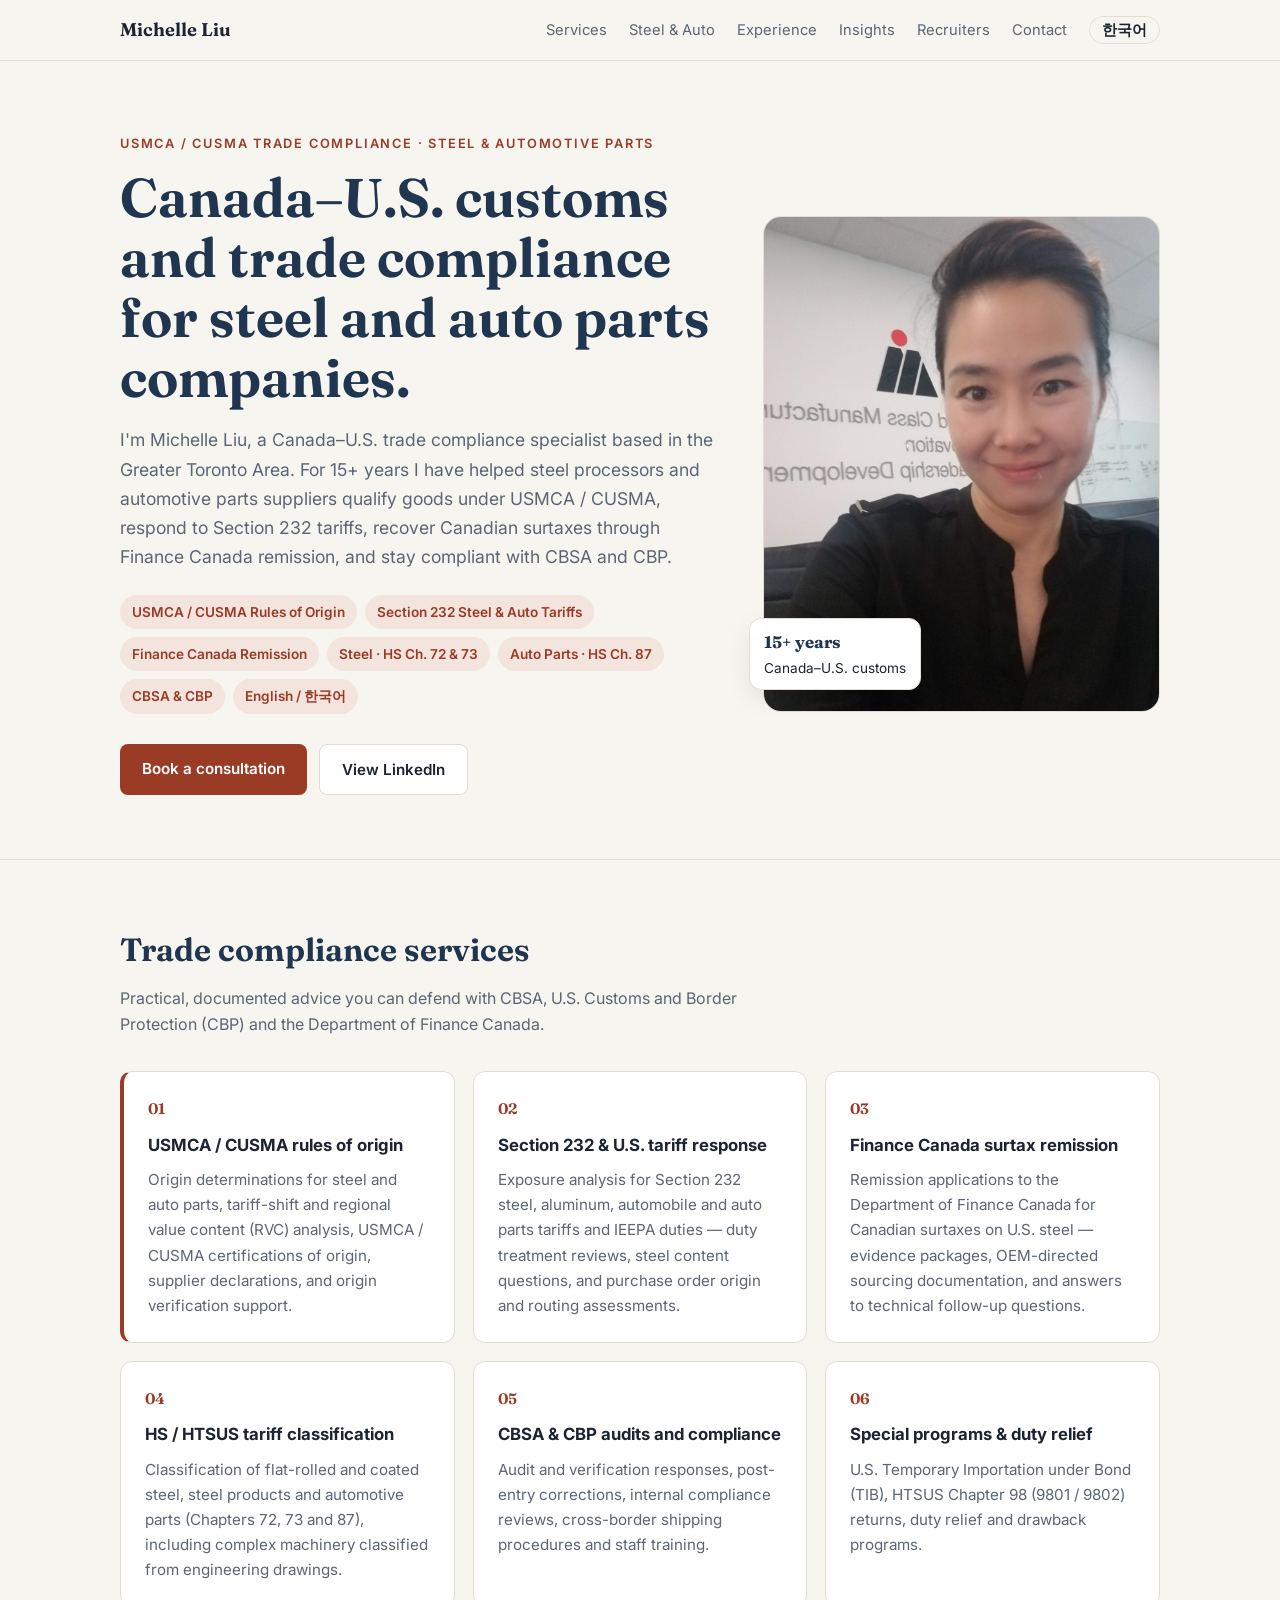
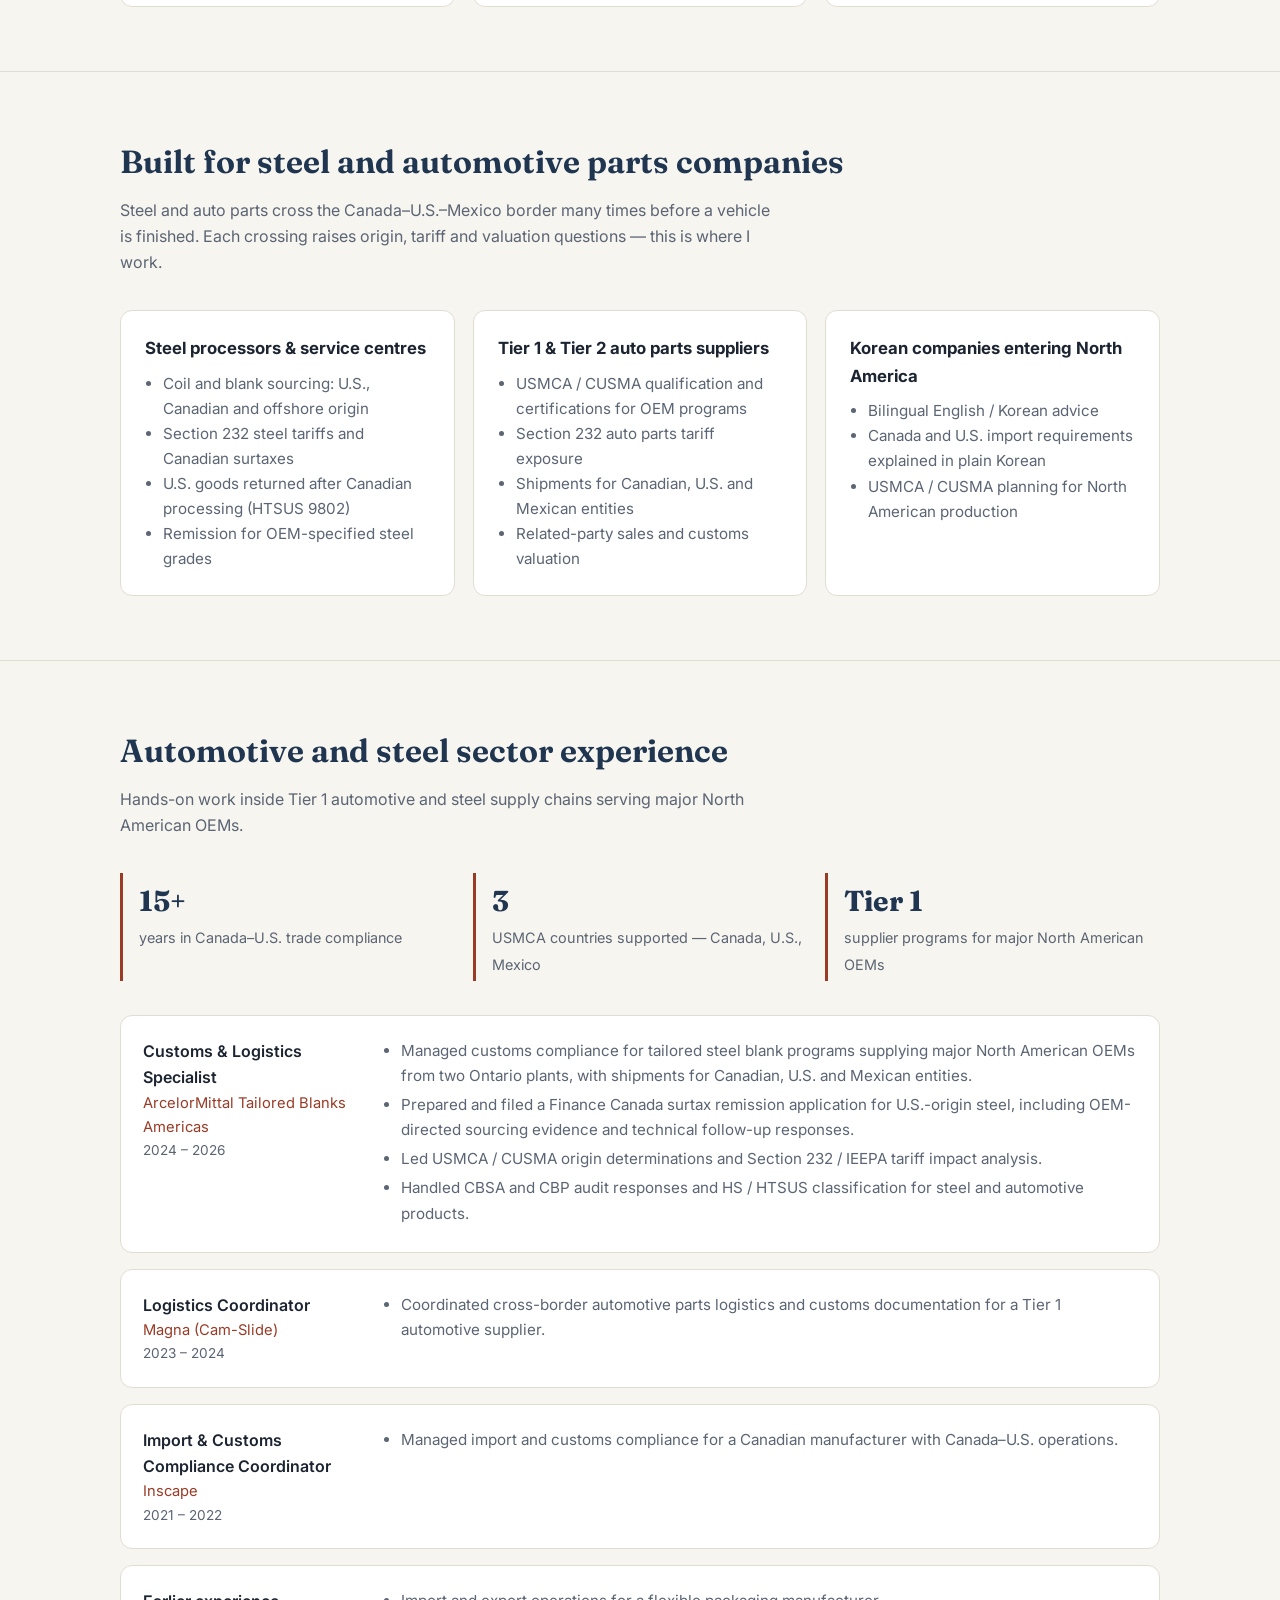
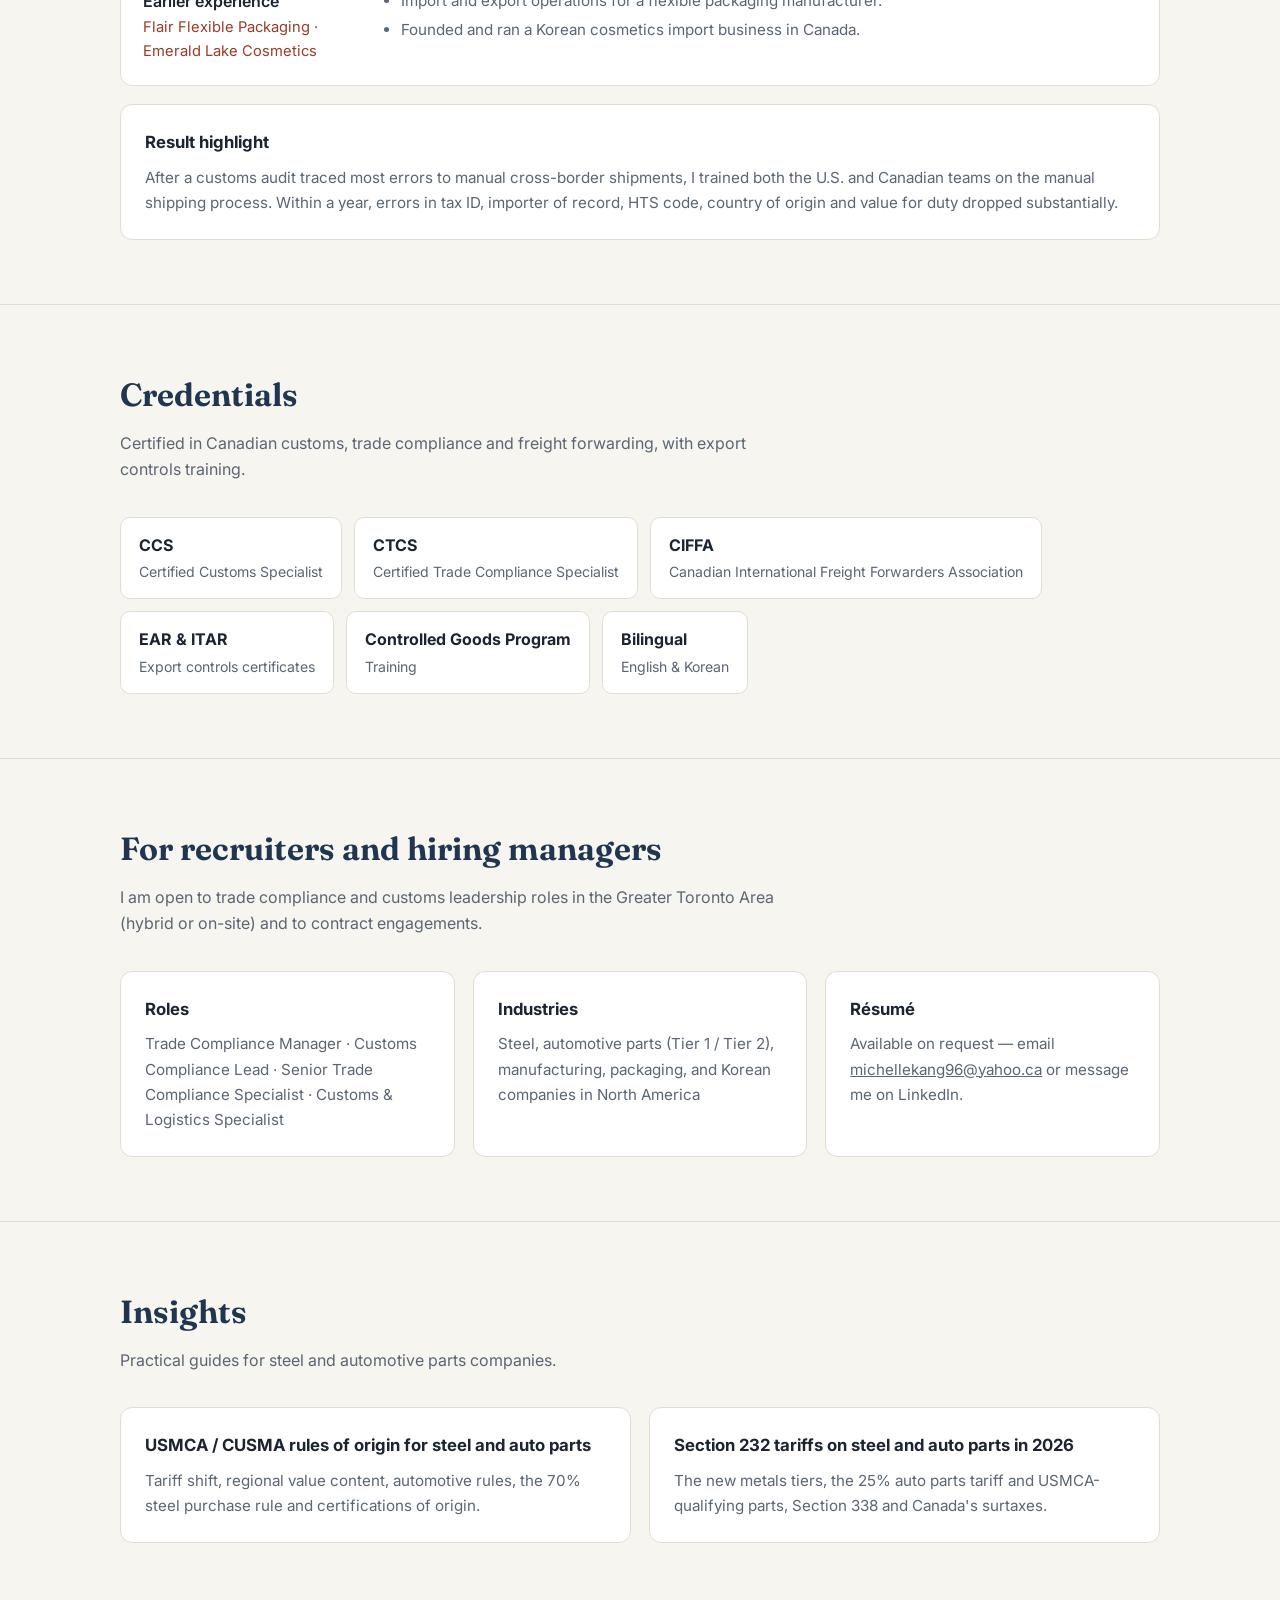
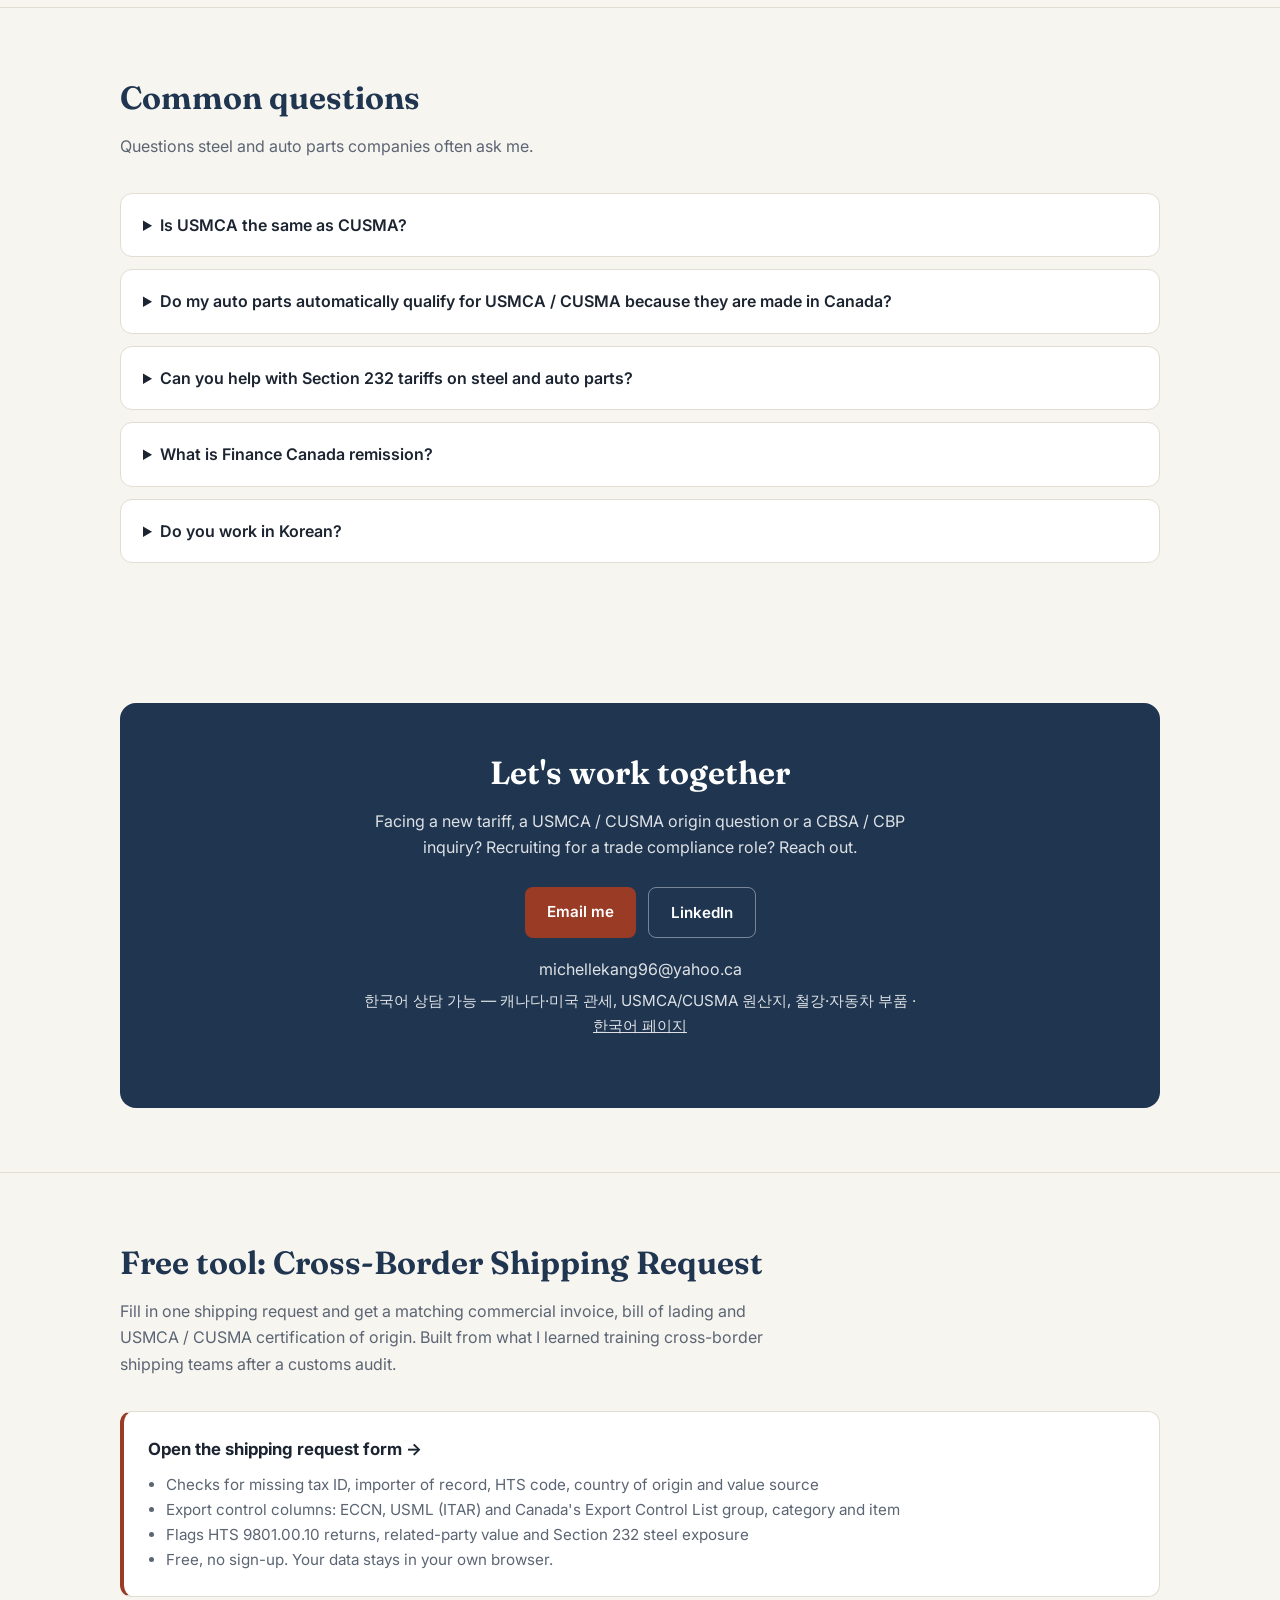
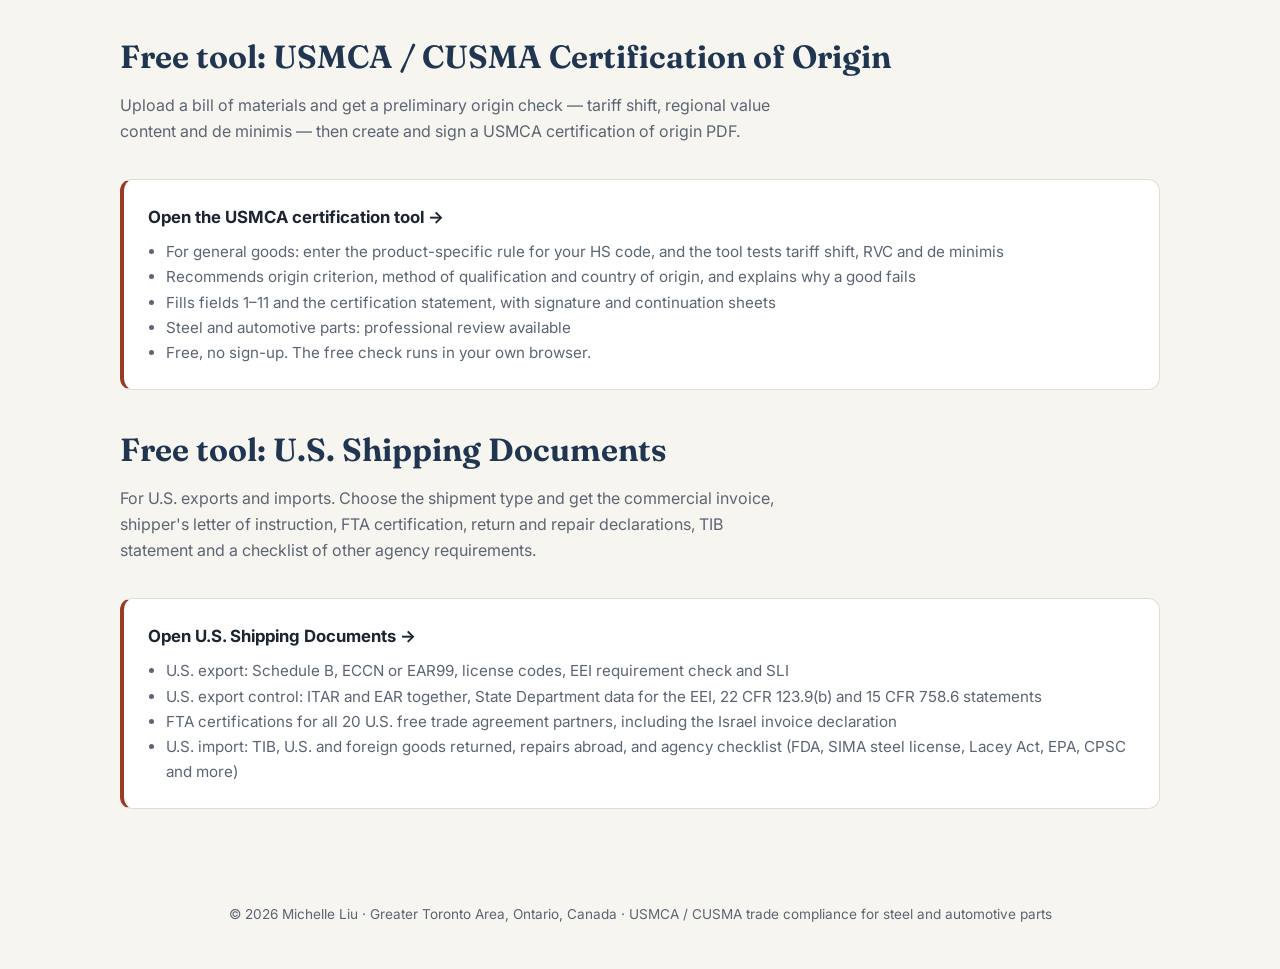
<file: index.html>
<!doctype html>
<html lang="en">
<head>
<meta charset="utf-8">
<meta name="viewport" content="width=device-width, initial-scale=1">
<meta name="google-site-verification" content="ifjySKfyHJT91OlYWClj5SfODJMwTjZ7Yo43KYFg8uM" />
<script async src="https://pagead2.googlesyndication.com/pagead/js/adsbygoogle.js?client=ca-pub-3091236865638643" crossorigin="anonymous"></script>
<meta name="google-adsense-account" content="ca-pub-3091236865638643">
<meta name="naver-site-verification" content="240e5a9fbf0c6f8b3a7f3a99aae8b2f6d028278f" />
<title>Michelle Liu | USMCA / CUSMA Trade Compliance Consultant – Steel &amp; Auto Parts | Ontario, Canada</title>
<meta name="description" content="Michelle Liu – Canada–U.S. customs and trade compliance specialist for steel and automotive parts companies. USMCA/CUSMA rules of origin, Section 232 tariffs, Finance Canada remission, CBSA &amp; CBP. English/Korean. Greater Toronto Area.">
<meta name="keywords" content="USMCA consultant, CUSMA consultant, USMCA rules of origin, CUSMA rules of origin, trade compliance consultant Canada, customs compliance specialist Ontario, steel tariffs Canada, Section 232 steel tariffs, Section 232 auto parts tariffs, automotive parts customs compliance, auto parts USMCA certification, steel HS classification, HTS classification steel, Finance Canada remission, surtax remission, CBSA compliance, CBP compliance, trade compliance manager Toronto, customs specialist GTA, Korean bilingual trade compliance, Michelle Liu, Jeong Hiy Liu">
<meta name="author" content="Michelle Liu">
<meta name="robots" content="index, follow, max-image-preview:large">
<link rel="canonical" href="https://jeonghiykang-tech.github.io/">
<link rel="alternate" hreflang="en" href="https://jeonghiykang-tech.github.io/">
<link rel="alternate" hreflang="ko" href="https://jeonghiykang-tech.github.io/ko.html">
<link rel="alternate" hreflang="x-default" href="https://jeonghiykang-tech.github.io/">

<meta property="og:type" content="profile">
<meta property="og:title" content="Michelle Liu | USMCA / CUSMA Trade Compliance – Steel &amp; Auto Parts">
<meta property="og:description" content="Canada–U.S. customs and trade compliance for steel and automotive parts companies: USMCA/CUSMA origin, Section 232 tariffs, Finance Canada remission, CBSA &amp; CBP.">
<meta property="og:url" content="https://jeonghiykang-tech.github.io/">
<meta property="og:image" content="https://jeonghiykang-tech.github.io/michelle-liu.jpg">
<meta property="og:image:alt" content="Michelle Liu, Canada–U.S. trade compliance consultant, in downtown Toronto">
<meta property="og:locale" content="en_CA">
<meta property="og:locale:alternate" content="ko_KR">
<meta name="twitter:card" content="summary_large_image">

<script type="application/ld+json">
{
  "@context": "https://schema.org",
  "@graph": [
    {
      "@type": "Person",
      "@id": "https://jeonghiykang-tech.github.io/#person",
      "name": "Michelle Liu",
      "alternateName": ["Jeong Hiy Liu", "Jeong Hiy (Michelle) Liu"],
      "jobTitle": "Canada–U.S. Customs & Trade Compliance Specialist (USMCA / CUSMA)",
      "description": "Trade compliance specialist with 15+ years of Canada–U.S. customs experience in the steel and automotive parts sectors.",
      "url": "https://jeonghiykang-tech.github.io/",
      "image": "https://jeonghiykang-tech.github.io/michelle-liu.jpg",
      "email": "mailto:michellekang96@yahoo.ca",
      "sameAs": ["https://www.linkedin.com/in/jeong-hiy-liu-811aa847/"],
      "address": {"@type": "PostalAddress", "addressRegion": "ON", "addressCountry": "CA", "addressLocality": "Greater Toronto Area"},
      "knowsLanguage": ["English", "Korean"],
      "knowsAbout": [
        "USMCA rules of origin", "CUSMA rules of origin", "T-MEC", "Regional value content",
        "Section 232 steel and aluminum tariffs", "Section 232 automobile and auto parts tariffs", "IEEPA tariffs",
        "Canadian surtax remission (Department of Finance Canada)", "Harmonized System classification",
        "HTSUS classification Chapters 72, 73 and 87", "Steel products", "Automotive parts",
        "CBSA compliance", "CBP compliance", "Customs audits", "Temporary Importation under Bond (TIB)",
        "HTSUS Chapter 98", "Duty drawback", "Export controls (EAR, ITAR)", "Controlled Goods Program"
      ],
      "hasCredential": [
        {"@type": "EducationalOccupationalCredential", "name": "Certified Customs Specialist (CCS)", "credentialCategory": "certification"},
        {"@type": "EducationalOccupationalCredential", "name": "Certified Trade Compliance Specialist (CTCS)", "credentialCategory": "certification"},
        {"@type": "EducationalOccupationalCredential", "name": "CIFFA certification", "credentialCategory": "certification"}
      ]
    },
    {
      "@type": "ProfessionalService",
      "@id": "https://jeonghiykang-tech.github.io/#service",
      "name": "Michelle Liu – USMCA / CUSMA Trade Compliance Consulting",
      "url": "https://jeonghiykang-tech.github.io/",
      "image": "https://jeonghiykang-tech.github.io/michelle-liu.jpg",
      "email": "mailto:michellekang96@yahoo.ca",
      "founder": {"@id": "https://jeonghiykang-tech.github.io/#person"},
      "areaServed": [{"@type": "Country", "name": "Canada"}, {"@type": "Country", "name": "United States"}, {"@type": "Country", "name": "Mexico"}, {"@type": "Country", "name": "South Korea"}],
      "availableLanguage": ["English", "Korean"],
      "address": {"@type": "PostalAddress", "addressRegion": "ON", "addressCountry": "CA"},
      "serviceType": ["USMCA / CUSMA origin determination", "Section 232 tariff impact analysis", "Finance Canada surtax remission applications", "Tariff classification", "CBSA and CBP audit support"]
    }
  ]
}
</script>

<link rel="preconnect" href="https://fonts.googleapis.com">
<link href="https://fonts.googleapis.com/css2?family=Fraunces:opsz,wght@9..144,500;9..144,650&amp;family=Inter:wght@400;500;600&amp;display=swap" rel="stylesheet">
<style>
  :root{
    --bg:#f7f5f0; --surface:#ffffff; --ink:#1b2430; --muted:#5b6573;
    --line:#e2ddd2; --accent:#9a3b26; --accent-soft:#f3e4dd; --navy:#1f3550;
  }
  @media (prefers-color-scheme: dark){
    :root{ --bg:#12161c; --surface:#1a2028; --ink:#eef0f3; --muted:#a3acb8;
      --line:#2b333e; --accent:#e08a6d; --accent-soft:#2c2220; --navy:#c9d6e8; }
  }
  *{box-sizing:border-box;margin:0;padding:0}
  html{scroll-behavior:smooth}
  body{background:var(--bg);color:var(--ink);font:16px/1.65 Inter,system-ui,sans-serif}
  a{color:inherit}
  .wrap{max-width:1080px;margin:0 auto;padding:0 20px}
  nav{position:sticky;top:0;z-index:10;background:color-mix(in srgb,var(--bg) 90%,transparent);
      backdrop-filter:blur(8px);border-bottom:1px solid var(--line)}
  nav .wrap{display:flex;justify-content:space-between;align-items:center;height:60px;gap:16px}
  .logo{font-family:Fraunces,serif;font-weight:650;font-size:1.15rem;text-decoration:none}
  nav ul{display:flex;gap:22px;list-style:none;font-size:.92rem;align-items:center}
  nav ul a{text-decoration:none;color:var(--muted)}
  nav ul a:hover{color:var(--accent)}
  .lang{border:1px solid var(--line);border-radius:999px;padding:4px 12px;color:var(--ink)!important;font-weight:600}
  @media (max-width:720px){ nav ul li.hide-m{display:none} }

  header{padding:72px 0 64px}
  .hero{display:grid;grid-template-columns:1.5fr 1fr;gap:48px;align-items:center}
  .photo{position:relative}
  .photo img{width:100%;height:auto;aspect-ratio:4/5;object-fit:cover;object-position:center 30%;border-radius:18px;display:block;border:1px solid var(--line)}
  .photo .badge{position:absolute;left:-14px;bottom:22px;background:var(--surface);border:1px solid var(--line);border-radius:12px;padding:10px 14px;font-size:.85rem;box-shadow:0 8px 24px rgba(0,0,0,.08)}
  .photo .badge b{display:block;color:var(--navy);font-family:Fraunces,serif;font-size:1.05rem}
  @media (max-width:820px){ .hero{grid-template-columns:1fr} .photo{max-width:340px} .photo .badge{left:12px} }
  .eyebrow{font-size:.8rem;letter-spacing:.14em;text-transform:uppercase;color:var(--accent);font-weight:600}
  h1{font-family:Fraunces,serif;font-weight:650;font-size:clamp(2.1rem,4.8vw,3.4rem);line-height:1.1;margin:14px 0 18px;color:var(--navy)}
  .lede{font-size:1.1rem;color:var(--muted);max-width:620px}
  .tags{display:flex;flex-wrap:wrap;gap:8px;margin:24px 0 30px}
  .tag{background:var(--accent-soft);color:var(--accent);font-size:.85rem;font-weight:600;padding:6px 12px;border-radius:999px}
  .btns{display:flex;flex-wrap:wrap;gap:12px}
  .btn{display:inline-block;padding:12px 22px;border-radius:8px;font-weight:600;text-decoration:none;font-size:.95rem}
  .btn-primary{background:var(--accent);color:#fff}
  .btn-ghost{border:1px solid var(--line);background:var(--surface)}
  .btn:hover{opacity:.88}

  section{padding:64px 0;border-top:1px solid var(--line)}
  h2{font-family:Fraunces,serif;font-weight:650;font-size:2rem;color:var(--navy);margin-bottom:8px}
  .sub{color:var(--muted);margin-bottom:34px;max-width:660px}
  .grid{display:grid;grid-template-columns:repeat(auto-fit,minmax(280px,1fr));gap:18px}
  .card{background:var(--surface);border:1px solid var(--line);border-radius:12px;padding:24px}
  .card h3{font-size:1.05rem;margin-bottom:8px}
  .card p,.card li{color:var(--muted);font-size:.95rem}
  .card ul{padding-left:18px}
  .num{font-family:Fraunces,serif;color:var(--accent);font-size:.95rem;font-weight:650;display:block;margin-bottom:10px}
  .feature{border-left:4px solid var(--accent)}

  .stats{display:grid;grid-template-columns:repeat(auto-fit,minmax(180px,1fr));gap:18px;margin-bottom:34px}
  .stat{border-left:3px solid var(--accent);padding:4px 0 4px 16px}
  .stat b{display:block;font-family:Fraunces,serif;font-size:1.8rem;color:var(--navy)}
  .stat span{color:var(--muted);font-size:.9rem}
  .timeline{display:grid;gap:16px}
  .job{display:grid;grid-template-columns:220px 1fr;gap:20px;background:var(--surface);border:1px solid var(--line);border-radius:12px;padding:22px}
  .job .role{font-weight:600}
  .job .co{color:var(--accent);font-size:.92rem}
  .job .when{color:var(--muted);font-size:.85rem}
  .job ul{padding-left:18px;color:var(--muted);font-size:.95rem}
  .job li{margin-bottom:4px}
  @media (max-width:640px){ .job{grid-template-columns:1fr;gap:8px} }

  .creds{display:flex;flex-wrap:wrap;gap:12px}
  .cred{background:var(--surface);border:1px solid var(--line);border-radius:10px;padding:14px 18px}
  .cred b{display:block}
  .cred span{color:var(--muted);font-size:.88rem}

  details{background:var(--surface);border:1px solid var(--line);border-radius:12px;padding:18px 22px;margin-bottom:12px}
  summary{font-weight:600;cursor:pointer}
  details p{color:var(--muted);margin-top:10px;font-size:.95rem}

  .contact{background:var(--navy);color:#fff;border-radius:16px;padding:44px 32px;text-align:center}
  @media (prefers-color-scheme: dark){ .contact{background:var(--surface);color:var(--ink);border:1px solid var(--line)} }
  .contact h2{color:inherit}
  .contact p{opacity:.85;margin:6px auto 26px;max-width:560px}
  .contact .btns{justify-content:center}
  .contact .btn-ghost{background:transparent;border-color:rgba(255,255,255,.4);color:inherit}
  .ko{font-size:.95rem;opacity:.9;margin-top:20px}
  .ko a{text-decoration:underline}
  footer{padding:30px 0 44px;color:var(--muted);font-size:.85rem;text-align:center}
</style>
</head>
<body>

<nav>
  <div class="wrap">
    <a class="logo" href="#">Michelle Liu</a>
    <ul>
      <li class="hide-m"><a href="#services">Services</a></li>
      <li class="hide-m"><a href="#industries">Steel &amp; Auto</a></li>
      <li class="hide-m"><a href="#experience">Experience</a></li>
      <li class="hide-m"><a href="#insights">Insights</a></li>
      <li class="hide-m"><a href="#recruiters">Recruiters</a></li>
      <li class="hide-m"><a href="#contact">Contact</a></li>
      <li><a class="lang" href="ko.html" hreflang="ko" lang="ko">한국어</a></li>
    </ul>
  </div>
</nav>

<header>
  <div class="wrap hero">
    <div>
      <p class="eyebrow">USMCA / CUSMA Trade Compliance · Steel &amp; Automotive Parts</p>
      <h1>Canada–U.S. customs and trade compliance for steel and auto parts companies.</h1>
      <p class="lede">I'm Michelle Liu, a Canada–U.S. trade compliance specialist based in the Greater Toronto Area. For 15+ years I have helped steel processors and automotive parts suppliers qualify goods under USMCA / CUSMA, respond to Section 232 tariffs, recover Canadian surtaxes through Finance Canada remission, and stay compliant with CBSA and CBP.</p>
      <div class="tags">
        <span class="tag">USMCA / CUSMA Rules of Origin</span>
        <span class="tag">Section 232 Steel &amp; Auto Tariffs</span>
        <span class="tag">Finance Canada Remission</span>
        <span class="tag">Steel · HS Ch. 72 &amp; 73</span>
        <span class="tag">Auto Parts · HS Ch. 87</span>
        <span class="tag">CBSA &amp; CBP</span>
        <span class="tag">English / 한국어</span>
      </div>
      <div class="btns">
        <a class="btn btn-primary" href="mailto:michellekang96@yahoo.ca?subject=USMCA%20%2F%20CUSMA%20consultation">Book a consultation</a>
        <a class="btn btn-ghost" href="https://www.linkedin.com/in/jeong-hiy-liu-811aa847/" target="_blank" rel="noopener">View LinkedIn</a>
      </div>
    </div>
    <div class="photo">
      <img src="michelle-liu.jpg" width="800" height="1000" onerror="this.closest('.photo').style.display='none'" alt="Michelle Liu, USMCA / CUSMA trade compliance specialist for steel and automotive parts, in downtown Toronto" fetchpriority="high">
      <div class="badge"><b>15+ years</b>Canada–U.S. customs</div>
    </div>
  </div>
</header>

<section id="services">
  <div class="wrap">
    <h2>Trade compliance services</h2>
    <p class="sub">Practical, documented advice you can defend with CBSA, U.S. Customs and Border Protection (CBP) and the Department of Finance Canada.</p>
    <div class="grid">
      <div class="card feature"><span class="num">01</span><h3>USMCA / CUSMA rules of origin</h3><p>Origin determinations for steel and auto parts, tariff-shift and regional value content (RVC) analysis, USMCA / CUSMA certifications of origin, supplier declarations, and origin verification support.</p></div>
      <div class="card"><span class="num">02</span><h3>Section 232 &amp; U.S. tariff response</h3><p>Exposure analysis for Section 232 steel, aluminum, automobile and auto parts tariffs and IEEPA duties — duty treatment reviews, steel content questions, and purchase order origin and routing assessments.</p></div>
      <div class="card"><span class="num">03</span><h3>Finance Canada surtax remission</h3><p>Remission applications to the Department of Finance Canada for Canadian surtaxes on U.S. steel — evidence packages, OEM-directed sourcing documentation, and answers to technical follow-up questions.</p></div>
      <div class="card"><span class="num">04</span><h3>HS / HTSUS tariff classification</h3><p>Classification of flat-rolled and coated steel, steel products and automotive parts (Chapters 72, 73 and 87), including complex machinery classified from engineering drawings.</p></div>
      <div class="card"><span class="num">05</span><h3>CBSA &amp; CBP audits and compliance</h3><p>Audit and verification responses, post-entry corrections, internal compliance reviews, cross-border shipping procedures and staff training.</p></div>
      <div class="card"><span class="num">06</span><h3>Special programs &amp; duty relief</h3><p>U.S. Temporary Importation under Bond (TIB), HTSUS Chapter 98 (9801 / 9802) returns, duty relief and drawback programs.</p></div>
    </div>
  </div>
</section>

<section id="industries">
  <div class="wrap">
    <h2>Built for steel and automotive parts companies</h2>
    <p class="sub">Steel and auto parts cross the Canada–U.S.–Mexico border many times before a vehicle is finished. Each crossing raises origin, tariff and valuation questions — this is where I work.</p>
    <div class="grid">
      <div class="card">
        <h3>Steel processors &amp; service centres</h3>
        <ul>
          <li>Coil and blank sourcing: U.S., Canadian and offshore origin</li>
          <li>Section 232 steel tariffs and Canadian surtaxes</li>
          <li>U.S. goods returned after Canadian processing (HTSUS 9802)</li>
          <li>Remission for OEM-specified steel grades</li>
        </ul>
      </div>
      <div class="card">
        <h3>Tier 1 &amp; Tier 2 auto parts suppliers</h3>
        <ul>
          <li>USMCA / CUSMA qualification and certifications for OEM programs</li>
          <li>Section 232 auto parts tariff exposure</li>
          <li>Shipments for Canadian, U.S. and Mexican entities</li>
          <li>Related-party sales and customs valuation</li>
        </ul>
      </div>
      <div class="card">
        <h3>Korean companies entering North America</h3>
        <ul>
          <li>Bilingual English / Korean advice</li>
          <li>Canada and U.S. import requirements explained in plain Korean</li>
          <li>USMCA / CUSMA planning for North American production</li>
        </ul>
      </div>
    </div>
  </div>
</section>

<section id="experience">
  <div class="wrap">
    <h2>Automotive and steel sector experience</h2>
    <p class="sub">Hands-on work inside Tier 1 automotive and steel supply chains serving major North American OEMs.</p>
    <div class="stats">
      <div class="stat"><b>15+</b><span>years in Canada–U.S. trade compliance</span></div>
      <div class="stat"><b>3</b><span>USMCA countries supported — Canada, U.S., Mexico</span></div>
      <div class="stat"><b>Tier 1</b><span>supplier programs for major North American OEMs</span></div>
    </div>
    <div class="timeline">
      <div class="job">
        <div><div class="role">Customs &amp; Logistics Specialist</div><div class="co">ArcelorMittal Tailored Blanks Americas</div><div class="when">2024 – 2026</div></div>
        <ul>
          <li>Managed customs compliance for tailored steel blank programs supplying major North American OEMs from two Ontario plants, with shipments for Canadian, U.S. and Mexican entities.</li>
          <li>Prepared and filed a Finance Canada surtax remission application for U.S.-origin steel, including OEM-directed sourcing evidence and technical follow-up responses.</li>
          <li>Led USMCA / CUSMA origin determinations and Section 232 / IEEPA tariff impact analysis.</li>
          <li>Handled CBSA and CBP audit responses and HS / HTSUS classification for steel and automotive products.</li>
        </ul>
      </div>
      <div class="job">
        <div><div class="role">Logistics Coordinator</div><div class="co">Magna (Cam-Slide)</div><div class="when">2023 – 2024</div></div>
        <ul>
          <li>Coordinated cross-border automotive parts logistics and customs documentation for a Tier 1 automotive supplier.</li>
        </ul>
      </div>
      <div class="job">
        <div><div class="role">Import &amp; Customs Compliance Coordinator</div><div class="co">Inscape</div><div class="when">2021 – 2022</div></div>
        <ul>
          <li>Managed import and customs compliance for a Canadian manufacturer with Canada–U.S. operations.</li>
        </ul>
      </div>
      <div class="job">
        <div><div class="role">Earlier experience</div><div class="co">Flair Flexible Packaging · Emerald Lake Cosmetics</div></div>
        <ul>
          <li>Import and export operations for a flexible packaging manufacturer.</li>
          <li>Founded and ran a Korean cosmetics import business in Canada.</li>
        </ul>
      </div>
    </div>
    <div class="card" style="margin-top:18px">
      <h3>Result highlight</h3>
      <p>After a customs audit traced most errors to manual cross-border shipments, I trained both the U.S. and Canadian teams on the manual shipping process. Within a year, errors in tax ID, importer of record, HTS code, country of origin and value for duty dropped substantially.</p>
    </div>
  </div>
</section>

<section id="credentials">
  <div class="wrap">
    <h2>Credentials</h2>
    <p class="sub">Certified in Canadian customs, trade compliance and freight forwarding, with export controls training.</p>
    <div class="creds">
      <div class="cred"><b>CCS</b><span>Certified Customs Specialist</span></div>
      <div class="cred"><b>CTCS</b><span>Certified Trade Compliance Specialist</span></div>
      <div class="cred"><b>CIFFA</b><span>Canadian International Freight Forwarders Association</span></div>
      <div class="cred"><b>EAR &amp; ITAR</b><span>Export controls certificates</span></div>
      <div class="cred"><b>Controlled Goods Program</b><span>Training</span></div>
      <div class="cred"><b>Bilingual</b><span>English &amp; Korean</span></div>
    </div>
  </div>
</section>

<section id="recruiters">
  <div class="wrap">
    <h2>For recruiters and hiring managers</h2>
    <p class="sub">I am open to trade compliance and customs leadership roles in the Greater Toronto Area (hybrid or on-site) and to contract engagements.</p>
    <div class="grid">
      <div class="card"><h3>Roles</h3><p>Trade Compliance Manager · Customs Compliance Lead · Senior Trade Compliance Specialist · Customs &amp; Logistics Specialist</p></div>
      <div class="card"><h3>Industries</h3><p>Steel, automotive parts (Tier 1 / Tier 2), manufacturing, packaging, and Korean companies in North America</p></div>
      <div class="card"><h3>Résumé</h3><p>Available on request — email <a href="mailto:michellekang96@yahoo.ca?subject=Resume%20request">michellekang96@yahoo.ca</a> or message me on LinkedIn.</p></div>
    </div>
  </div>
</section>

<section id="insights">
  <div class="wrap">
    <h2>Insights</h2>
    <p class="sub">Practical guides for steel and automotive parts companies.</p>
    <div class="grid">
      <a class="card" style="text-decoration:none" href="usmca-cusma-rules-of-origin-steel-auto-parts.html"><h3>USMCA / CUSMA rules of origin for steel and auto parts</h3><p>Tariff shift, regional value content, automotive rules, the 70% steel purchase rule and certifications of origin.</p></a>
      <a class="card" style="text-decoration:none" href="section-232-steel-auto-parts-2026.html"><h3>Section 232 tariffs on steel and auto parts in 2026</h3><p>The new metals tiers, the 25% auto parts tariff and USMCA-qualifying parts, Section 338 and Canada's surtaxes.</p></a>
    </div>
  </div>
</section>

<section id="faq">
  <div class="wrap">
    <h2>Common questions</h2>
    <p class="sub">Questions steel and auto parts companies often ask me.</p>
    <details><summary>Is USMCA the same as CUSMA?</summary><p>Yes. It is the same agreement. Canada calls it CUSMA (Canada–United States–Mexico Agreement), the United States calls it USMCA, and Mexico calls it T-MEC.</p></details>
    <details><summary>Do my auto parts automatically qualify for USMCA / CUSMA because they are made in Canada?</summary><p>No. Goods qualify only if they meet the product-specific rule of origin for their tariff classification — usually a tariff shift, a regional value content requirement, or both. Automotive goods also have their own additional rules. Each part should be analyzed and documented.</p></details>
    <details><summary>Can you help with Section 232 tariffs on steel and auto parts?</summary><p>Yes. I review which entries are affected, how the duty is applied, and where sourcing, routing or documentation choices change the exposure.</p></details>
    <details><summary>What is Finance Canada remission?</summary><p>Remission is a Department of Finance Canada process that can relieve Canadian surtaxes in specific situations, such as when the goods cannot be sourced domestically or are required under existing contracts. A strong application depends on clear evidence.</p></details>
    <details><summary>Do you work in Korean?</summary><p>Yes. I provide advice in both English and Korean. <a href="ko.html" hreflang="ko">한국어 페이지 보기</a></p></details>
  </div>
</section>

<section id="contact" style="border-top:none">
  <div class="wrap">
    <div class="contact">
      <h2>Let's work together</h2>
      <p>Facing a new tariff, a USMCA / CUSMA origin question or a CBSA / CBP inquiry? Recruiting for a trade compliance role? Reach out.</p>
      <div class="btns">
        <a class="btn btn-primary" href="mailto:michellekang96@yahoo.ca">Email me</a>
        <a class="btn btn-ghost" href="https://www.linkedin.com/in/jeong-hiy-liu-811aa847/" target="_blank" rel="noopener">LinkedIn</a>
      </div>
      <p style="margin-top:18px;margin-bottom:0">michellekang96@yahoo.ca</p>
      <p class="ko" lang="ko">한국어 상담 가능 — 캐나다·미국 관세, USMCA/CUSMA 원산지, 철강·자동차 부품 · <a href="ko.html" hreflang="ko">한국어 페이지</a></p>
    </div>
  </div>
</section>

<section id="tools">
  <div class="wrap">
    <h2>Free tool: Cross-Border Shipping Request</h2>
    <p class="sub">Fill in one shipping request and get a matching commercial invoice, bill of lading and USMCA / CUSMA certification of origin. Built from what I learned training cross-border shipping teams after a customs audit.</p>
    <a class="card feature" style="text-decoration:none;display:block" href="shipping-request-form/">
      <h3>Open the shipping request form →</h3>
      <ul>
        <li>Checks for missing tax ID, importer of record, HTS code, country of origin and value source</li>
        <li>Export control columns: ECCN, USML (ITAR) and Canada's Export Control List group, category and item</li>
        <li>Flags HTS 9801.00.10 returns, related-party value and Section 232 steel exposure</li>
        <li>Free, no sign-up. Your data stays in your own browser.</li>
      </ul>
    </a>
    <h2 style="margin-top:34px">Free tool: USMCA / CUSMA Certification of Origin</h2>
    <p class="sub">Upload a bill of materials and get a preliminary origin check — tariff shift, regional value content and de minimis — then create and sign a USMCA certification of origin PDF.</p>
    <a class="card feature" style="text-decoration:none;display:block" href="usmca-certificate/">
      <h3>Open the USMCA certification tool →</h3>
      <ul>
        <li>For general goods: enter the product-specific rule for your HS code, and the tool tests tariff shift, RVC and de minimis</li>
        <li>Recommends origin criterion, method of qualification and country of origin, and explains why a good fails</li>
        <li>Fills fields 1–11 and the certification statement, with signature and continuation sheets</li>
        <li>Steel and automotive parts: professional review available</li>
        <li>Free, no sign-up. The free check runs in your own browser.</li>
      </ul>
    </a>
    <h2 style="margin-top:34px">Free tool: U.S. Shipping Documents</h2>
    <p class="sub">For U.S. exports and imports. Choose the shipment type and get the commercial invoice, shipper's letter of instruction, FTA certification, return and repair declarations, TIB statement and a checklist of other agency requirements.</p>
    <a class="card feature" style="text-decoration:none;display:block" href="shipping-request-form/us/">
      <h3>Open U.S. Shipping Documents →</h3>
      <ul>
        <li>U.S. export: Schedule B, ECCN or EAR99, license codes, EEI requirement check and SLI</li>
        <li>U.S. export control: ITAR and EAR together, State Department data for the EEI, 22 CFR 123.9(b) and 15 CFR 758.6 statements</li>
        <li>FTA certifications for all 20 U.S. free trade agreement partners, including the Israel invoice declaration</li>
        <li>U.S. import: TIB, U.S. and foreign goods returned, repairs abroad, and agency checklist (FDA, SIMA steel license, Lacey Act, EPA, CPSC and more)</li>
      </ul>
    </a>
  </div>
</section>

<footer>© 2026 Michelle Liu · Greater Toronto Area, Ontario, Canada · USMCA / CUSMA trade compliance for steel and automotive parts</footer>

</body>
</html>
</file>
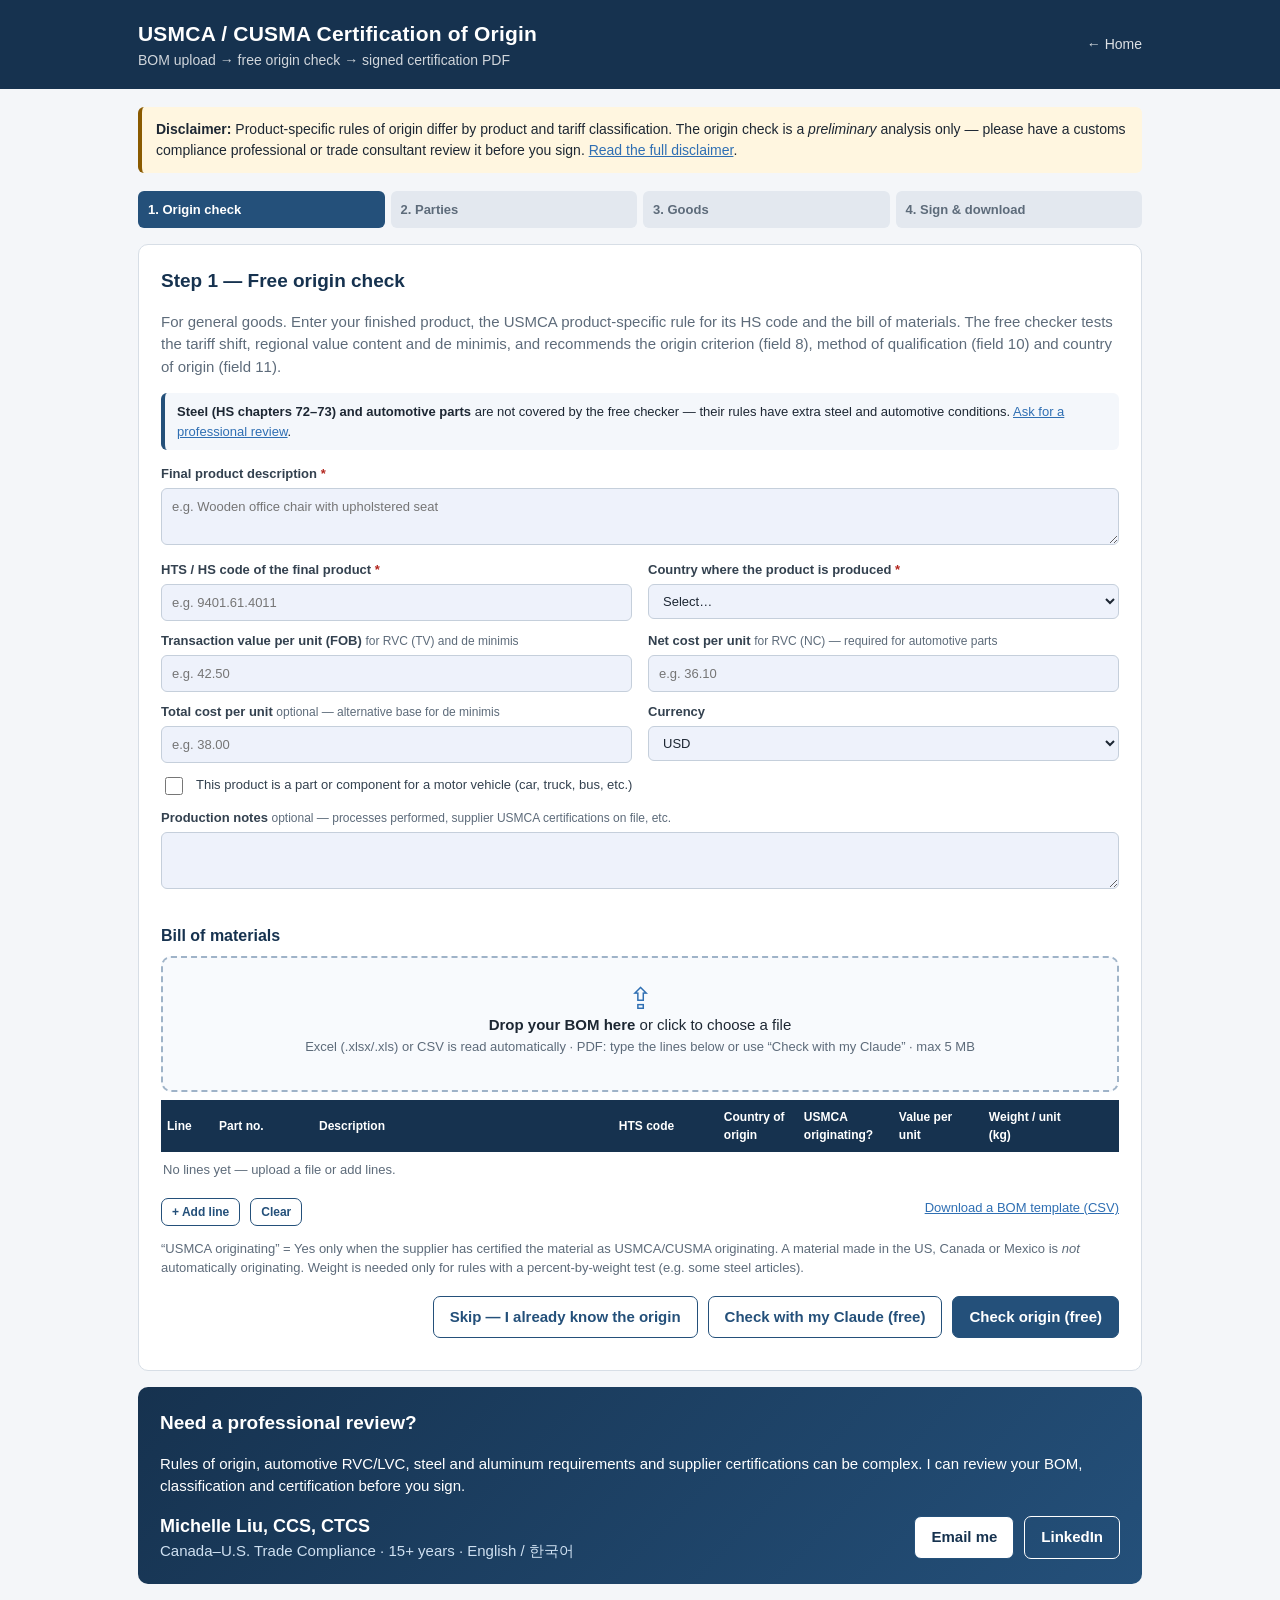
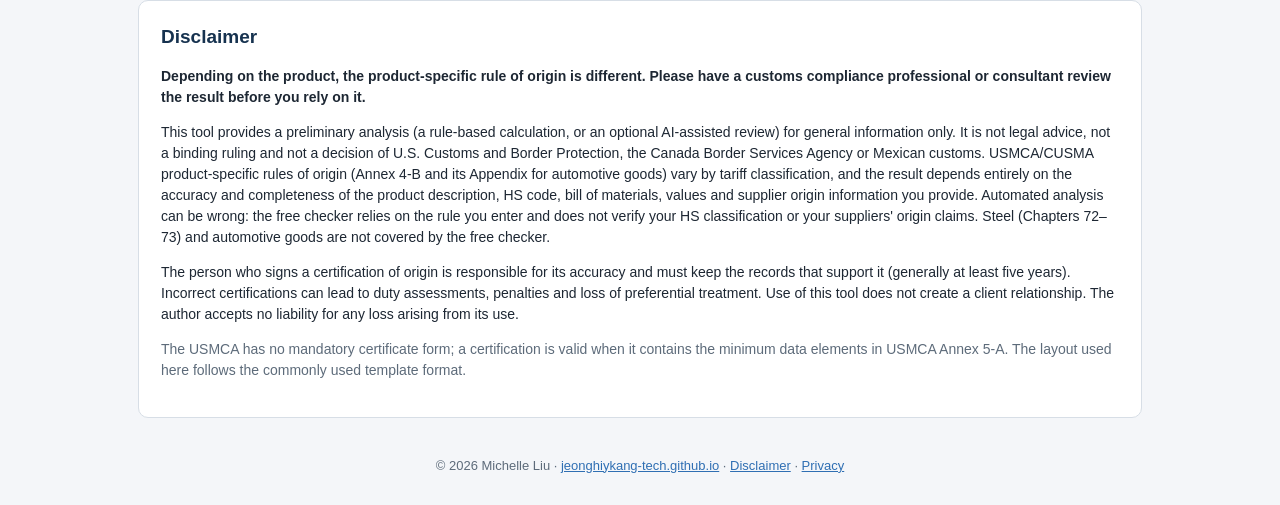
<file: usmca-certificate/index.html>
<!DOCTYPE html>
<html lang="en">
<head>
<meta charset="UTF-8">
<meta name="viewport" content="width=device-width, initial-scale=1">
<title>Free USMCA / CUSMA Certification of Origin Generator with Free Origin Check | Michelle Liu</title>
<meta name="description" content="Upload your bill of materials, get a free preliminary USMCA/CUSMA rules-of-origin check (tariff shift, RVC, de minimis) (origin criterion, method of qualification, country of origin), then create and sign a USMCA Certification of Origin PDF.">
<link rel="stylesheet" href="styles.css">

<!-- ============ GOOGLE ADSENSE ============
  After AdSense approval, replace ca-pub-XXXXXXXXXXXXXXXX with your publisher ID and remove the comment markers.
<script async src="https://pagead2.googlesyndication.com/pagead/js/adsbygoogle.js?client=ca-pub-XXXXXXXXXXXXXXXX" crossorigin="anonymous"></script>
========================================= -->

<!-- SheetJS (Excel reader). Official CDN build; local copy is the fallback. -->
<script src="https://cdn.sheetjs.com/xlsx-0.20.3/package/dist/xlsx.full.min.js"></script>
<script>window.XLSX || document.write('<script src="vendor/xlsx.full.min.js"><\/script>')</script>
<script src="vendor/pdf-lib.min.js"></script>
</head>
<body>

<header class="site-header">
  <div class="wrap header-inner">
    <div>
      <div class="brand">USMCA / CUSMA Certification of Origin</div>
      <div class="tagline">BOM upload &rarr; free origin check &rarr; signed certification PDF</div>
    </div>
    <a class="header-link" href="https://jeonghiykang-tech.github.io/">&larr; Home</a>
  </div>
</header>

<div class="wrap">

  <div class="disclaimer-banner" role="note">
    <strong>Disclaimer:</strong> Product-specific rules of origin differ by product and tariff classification.
    The origin check is a <em>preliminary</em> analysis only &mdash; please have a customs compliance professional or trade consultant review it before you sign.
    <a href="#disclaimer">Read the full disclaimer</a>.
  </div>

  <!-- AD SLOT: top -->
  <div class="ad-slot" aria-hidden="true">
    <!-- <ins class="adsbygoogle" style="display:block" data-ad-client="ca-pub-XXXXXXXXXXXXXXXX" data-ad-slot="1111111111" data-ad-format="auto" data-full-width-responsive="true"></ins>
    <script>(adsbygoogle = window.adsbygoogle || []).push({});</script> -->
  </div>

  <ol class="steps" id="stepper">
    <li class="active" data-step="1">Origin check</li>
    <li data-step="2">Parties</li>
    <li data-step="3">Goods</li>
    <li data-step="4">Sign &amp; download</li>
  </ol>

  <!-- ================= STEP 1 ================= -->
  <section class="card" id="step1">
    <h2>Step 1 &mdash; Free origin check</h2>
    <p class="muted">For general goods. Enter your finished product, the USMCA product-specific rule for its HS code and the bill of materials. The free checker tests the tariff shift, regional value content and de minimis, and recommends the origin criterion (field 8), method of qualification (field 10) and country of origin (field 11).</p>
    <p class="note-box small"><strong>Steel (HS chapters 72&ndash;73) and automotive parts</strong> are not covered by the free checker &mdash; their rules have extra steel and automotive conditions. <a href="#contact">Ask for a professional review</a>.</p>

    <div class="grid2">
      <label class="full">Final product description <span class="req">*</span>
        <textarea id="prodDesc" rows="2" placeholder="e.g. Wooden office chair with upholstered seat"></textarea>
      </label>
      <label>HTS / HS code of the final product <span class="req">*</span>
        <input id="prodHts" placeholder="e.g. 9401.61.4011">
      </label>
      <label>Country where the product is produced <span class="req">*</span>
        <select id="prodCountry">
          <option value="">Select&hellip;</option>
          <option value="CA">Canada (CA)</option>
          <option value="US">United States (US)</option>
          <option value="MX">Mexico (MX)</option>
        </select>
      </label>
      <label>Transaction value per unit (FOB) <span class="hint">for RVC (TV) and de minimis</span>
        <input id="prodTV" type="number" step="0.0001" min="0" placeholder="e.g. 42.50">
      </label>
      <label>Net cost per unit <span class="hint">for RVC (NC) &mdash; required for automotive parts</span>
        <input id="prodNC" type="number" step="0.0001" min="0" placeholder="e.g. 36.10">
      </label>
      <label>Total cost per unit <span class="hint">optional &mdash; alternative base for de minimis</span>
        <input id="prodTC" type="number" step="0.0001" min="0" placeholder="e.g. 38.00">
      </label>
      <label>Currency
        <select id="prodCur"><option>USD</option><option>CAD</option><option>MXN</option></select>
      </label>
      <label class="check full" style="margin-top:2px"><input type="checkbox" id="prodAuto"> This product is a part or component for a motor vehicle (car, truck, bus, etc.)</label>
      <label class="full">Production notes <span class="hint">optional &mdash; processes performed, supplier USMCA certifications on file, etc.</span>
        <textarea id="prodNotes" rows="2"></textarea>
      </label>
    </div>

    <div id="rulePanel" class="rule-panel hidden"></div>

    <h3 class="sub">Bill of materials</h3>
    <div class="dropzone" id="dropzone" tabindex="0">
      <input type="file" id="bomFile" accept=".xlsx,.xls,.csv,.pdf" hidden>
      <div class="dz-icon">&#8682;</div>
      <div><strong>Drop your BOM here</strong> or click to choose a file</div>
      <div class="muted small">Excel (.xlsx/.xls) or CSV is read automatically &middot; PDF: type the lines below or use &ldquo;Check with my Claude&rdquo; &middot; max 5 MB</div>
      <div id="fileName" class="file-name"></div>
    </div>
    <div class="table-wrap">
      <table class="goods bom" id="bomTable">
        <thead><tr><th>Line</th><th>Part no.</th><th>Description</th><th>HTS code</th><th>Country of origin</th><th>USMCA originating?</th><th>Value per unit</th><th>Weight / unit (kg)</th><th></th></tr></thead>
        <tbody></tbody>
      </table>
    </div>
    <div id="bomEmpty" class="muted small" style="padding:8px 2px">No lines yet &mdash; upload a file or add lines.</div>
    <div class="actions left">
      <button class="btn ghost tiny" id="bomAdd" type="button">+ Add line</button>
      <button class="btn ghost tiny" id="bomClear" type="button">Clear</button>
      <a href="#" id="dlTemplate" class="small" style="margin-left:auto">Download a BOM template (CSV)</a>
    </div>
    <p class="small muted">&ldquo;USMCA originating&rdquo; = Yes only when the supplier has certified the material as USMCA/CUSMA originating. A material made in the US, Canada or Mexico is <em>not</em> automatically originating. Weight is needed only for rules with a percent-by-weight test (e.g. some steel articles).</p>

    <div id="turnstileBox" style="margin-top:10px"></div>
    <div class="actions">
      <button class="btn ghost" id="skipBtn" title="Skip and enter the goods manually">Skip &mdash; I already know the origin</button>
      <button class="btn ghost" id="claudeBtn" title="Copies a ready-made prompt to paste into your own Claude account">Check with my Claude (free)</button>
      <button class="btn ghost" id="aiBtn">AI check</button>
      <button class="btn primary" id="freeCheckBtn">Check origin (free)</button>
    </div>
    <div id="analyzeStatus" class="status"></div>

    <div id="result" class="result hidden"></div>
  </section>

  <!-- ================= STEP 2 ================= -->
  <section class="card hidden" id="step2">
    <h2>Step 2 &mdash; Certifier and parties</h2>

    <fieldset class="box">
      <legend>1. Certifier type</legend>
      <div class="radio-row">
        <label class="radio"><input type="radio" name="certType" value="IMPORTER"> Importer</label>
        <label class="radio"><input type="radio" name="certType" value="EXPORTER"> Exporter</label>
        <label class="radio"><input type="radio" name="certType" value="PRODUCER"> Producer</label>
      </div>
    </fieldset>

    <fieldset class="box">
      <legend>Blanket period <span class="hint">optional &mdash; identical goods, max 12 months</span></legend>
      <div class="grid2">
        <label>From <input type="date" id="blanketFrom"></label>
        <label>To <input type="date" id="blanketTo"></label>
      </div>
      <div id="blanketMsg" class="field-error"></div>
    </fieldset>

    <div class="party-grid">
      <fieldset class="box party" data-party="certifier">
        <legend>2. Certifier</legend>
        <label>Name <input data-f="name"></label>
        <label>Title <input data-f="title" placeholder="e.g. Customs Compliance Manager"></label>
        <label>Address <textarea data-f="address" rows="2"></textarea></label>
        <div class="grid2"><label>Country <input data-f="country"></label><label>Phone <input data-f="phone"></label></div>
        <label>Email <input data-f="email" type="email"></label>
        <label>Tax identification number <input data-f="taxid"></label>
      </fieldset>

      <fieldset class="box party" data-party="exporter">
        <legend>3. Exporter</legend>
        <div class="copy-row"><button type="button" class="btn tiny" data-copy="exporter">Same as certifier</button>
          <select class="tiny-select" data-special="exporter"><option value="">&mdash;</option><option>Unknown</option></select></div>
        <label>Name <input data-f="name"></label>
        <label>Address <span class="hint">place of export in a USMCA country</span><textarea data-f="address" rows="2"></textarea></label>
        <div class="grid2"><label>Country <input data-f="country"></label><label>Phone <input data-f="phone"></label></div>
        <label>Email <input data-f="email" type="email"></label>
        <label>Tax identification number <input data-f="taxid"></label>
      </fieldset>

      <fieldset class="box party" data-party="producer">
        <legend>4. Producer</legend>
        <div class="copy-row"><button type="button" class="btn tiny" data-copy="producer">Same as certifier</button>
          <select class="tiny-select" data-special="producer"><option value="">&mdash;</option><option>Various</option><option>Available upon request by the importing authorities</option><option>Unknown</option></select></div>
        <label>Name <input data-f="name"></label>
        <label>Address <span class="hint">place of production in a USMCA country</span><textarea data-f="address" rows="2"></textarea></label>
        <div class="grid2"><label>Country <input data-f="country"></label><label>Phone <input data-f="phone"></label></div>
        <label>Email <input data-f="email" type="email"></label>
        <label>Tax identification number <input data-f="taxid"></label>
      </fieldset>

      <fieldset class="box party" data-party="importer">
        <legend>5. Importer</legend>
        <div class="copy-row"><button type="button" class="btn tiny" data-copy="importer">Same as certifier</button>
          <select class="tiny-select" data-special="importer"><option value="">&mdash;</option><option>Various</option><option>Unknown</option></select></div>
        <label>Name <input data-f="name"></label>
        <label>Address <span class="hint">in a USMCA country</span><textarea data-f="address" rows="2"></textarea></label>
        <div class="grid2"><label>Country <input data-f="country"></label><label>Phone <input data-f="phone"></label></div>
        <label>Email <input data-f="email" type="email"></label>
        <label>Tax identification number <input data-f="taxid"></label>
      </fieldset>
    </div>

    <div class="actions">
      <button class="btn ghost" data-goto="1">&larr; Back</button>
      <button class="btn primary" data-goto="3">Next: goods &rarr;</button>
    </div>
    <div id="step2Msg" class="status"></div>
  </section>

  <!-- ================= STEP 3 ================= -->
  <section class="card hidden" id="step3">
    <h2>Step 3 &mdash; Goods (fields 6&ndash;11)</h2>
    <p class="muted">Rows from the AI check are added here. You may edit them, add more goods, or run another origin check for a different product.</p>
    <div class="table-wrap">
      <table class="goods" id="goodsTable">
        <thead><tr>
          <th>6. Description of good(s)</th><th>7. HTS</th><th>8. Origin criterion</th>
          <th>9. Producer (Yes/No)</th><th>10. Method of qualification</th><th>11. Country of origin</th><th></th>
        </tr></thead>
        <tbody></tbody>
      </table>
    </div>
    <div class="actions left">
      <button class="btn ghost" id="addRow">+ Add a good manually</button>
      <button class="btn ghost" id="anotherCheck">+ Run origin check for another product</button>
    </div>
    <details class="legend-box small">
      <summary>Field guide</summary>
      <p><strong>8. Origin criterion</strong> (USMCA Article 4.2): A &ndash; wholly obtained or produced entirely in a USMCA country; B &ndash; produced using non-originating materials that satisfy the product-specific rule (Annex 4-B); C &ndash; produced exclusively from originating materials; D &ndash; produced using non-originating parts that cannot meet the tariff shift only because they are classified with the good, and the RVC requirement is met.</p>
      <p><strong>9. Producer</strong>: YES if the certifier is the producer of the good, otherwise NO.</p>
      <p><strong>10. Method of qualification</strong>: TS &ndash; tariff shift; TV &ndash; regional value content by transaction value; NC &ndash; regional value content by net cost; NO &ndash; criterion A or C.</p>
      <p><strong>11. Country of origin</strong>: ISO code US, CA or MX.</p>
      <p><strong>De minimis</strong> (USMCA Article 4.12): a good can still qualify if the non-originating materials that fail the tariff shift are worth no more than 10% of the good's transaction value (FOB) or total cost, and it meets all other requirements. A good subject to a regional value content rule does not need to meet it if all non-originating materials are no more than 10% of that value. Exceptions apply (Annex 4-A, e.g. certain dairy, sugar, juice and coffee materials, and materials in the same subheading as a Chapter 1&ndash;27 good), and textiles (Chapters 50&ndash;63) use a 10% weight test with a 7% limit on elastomeric content. A good that relies on de minimis is criterion B (or D), not C.</p>
    </details>
    <div class="actions">
      <button class="btn ghost" data-goto="2">&larr; Back</button>
      <button class="btn primary" data-goto="4">Next: sign &rarr;</button>
    </div>
    <div id="step3Msg" class="status"></div>
  </section>

  <!-- ================= STEP 4 ================= -->
  <section class="card hidden" id="step4">
    <h2>Step 4 &mdash; Certification, signature and PDF</h2>
    <div class="cert-statement">
      I certify that the goods described in this document qualify as originating and the information contained in this document is true and accurate. I assume responsibility for proving such representations and agree to maintain and present upon request or to make available during a verification visit, documentation necessary to support this certification.
    </div>
    <div class="grid2">
      <label>Authorized name <input id="signName"></label>
      <label>Title <input id="signTitle"></label>
      <label>Company <input id="signCompany"></label>
      <label>Date <input type="date" id="signDate"></label>
      <label>Phone <input id="signPhone"></label>
      <label>Email <input id="signEmail" type="email"></label>
    </div>

    <div class="sig-area">
      <div class="sig-label">Signature <span class="hint">draw with mouse or finger</span></div>
      <canvas id="sigPad" width="600" height="160"></canvas>
      <div class="actions left"><button class="btn tiny" id="sigClear">Clear signature</button></div>
    </div>

    <label class="check"><input type="checkbox" id="ackReview">
      I understand the origin analysis is preliminary, I have verified the information, and I am responsible for this certification.</label>

    <div class="actions">
      <button class="btn ghost" data-goto="3">&larr; Back</button>
      <button class="btn ghost" id="previewPdf">Preview unsigned draft</button>
      <button class="btn primary" id="makePdf">Download signed PDF</button>
    </div>
    <div id="step4Msg" class="status"></div>
  </section>

  <!-- AD SLOT: bottom -->
  <div class="ad-slot" aria-hidden="true">
    <!-- <ins class="adsbygoogle" style="display:block" data-ad-client="ca-pub-XXXXXXXXXXXXXXXX" data-ad-slot="2222222222" data-ad-format="auto" data-full-width-responsive="true"></ins>
    <script>(adsbygoogle = window.adsbygoogle || []).push({});</script> -->
  </div>

  <section class="card contact" id="contact">
    <h2>Need a professional review?</h2>
    <p>Rules of origin, automotive RVC/LVC, steel and aluminum requirements and supplier certifications can be complex. I can review your BOM, classification and certification before you sign.</p>
    <div class="contact-grid">
      <div>
        <div class="contact-name">Michelle Liu, CCS, CTCS</div>
        <div class="muted">Canada&ndash;U.S. Trade Compliance &middot; 15+ years &middot; English / 한국어</div>
      </div>
      <div class="contact-links">
        <a class="btn primary" href="mailto:michellekang96@yahoo.ca?subject=USMCA%20origin%20review%20request">Email me</a>
        <a class="btn ghost" href="https://www.linkedin.com/in/jeong-hiy-liu-811aa847" target="_blank" rel="noopener">LinkedIn</a>
      </div>
    </div>
  </section>

  <section class="card disclaimer" id="disclaimer">
    <h2>Disclaimer</h2>
    <p><strong>Depending on the product, the product-specific rule of origin is different. Please have a customs compliance professional or consultant review the result before you rely on it.</strong></p>
    <p>This tool provides a preliminary analysis (a rule-based calculation, or an optional AI-assisted review) for general information only. It is not legal advice, not a binding ruling and not a decision of U.S. Customs and Border Protection, the Canada Border Services Agency or Mexican customs. USMCA/CUSMA product-specific rules of origin (Annex 4-B and its Appendix for automotive goods) vary by tariff classification, and the result depends entirely on the accuracy and completeness of the product description, HS code, bill of materials, values and supplier origin information you provide. Automated analysis can be wrong: the free checker relies on the rule you enter and does not verify your HS classification or your suppliers' origin claims. Steel (Chapters 72&ndash;73) and automotive goods are not covered by the free checker.</p>
    <p>The person who signs a certification of origin is responsible for its accuracy and must keep the records that support it (generally at least five years). Incorrect certifications can lead to duty assessments, penalties and loss of preferential treatment. Use of this tool does not create a client relationship. The author accepts no liability for any loss arising from its use.</p>
    <p class="small muted">The USMCA has no mandatory certificate form; a certification is valid when it contains the minimum data elements in USMCA Annex 5-A. The layout used here follows the commonly used template format.</p>
  </section>

</div>

<footer class="site-footer">
  <div class="wrap">
    &copy; <span id="yr"></span> Michelle Liu &middot; <a href="https://jeonghiykang-tech.github.io/">jeonghiykang-tech.github.io</a> &middot; <a href="#disclaimer">Disclaimer</a> &middot; <a href="privacy.html">Privacy</a>
  </div>
</footer>

<script src="engine.js"></script>
<script src="app.js"></script>
</body>
</html>
</file>
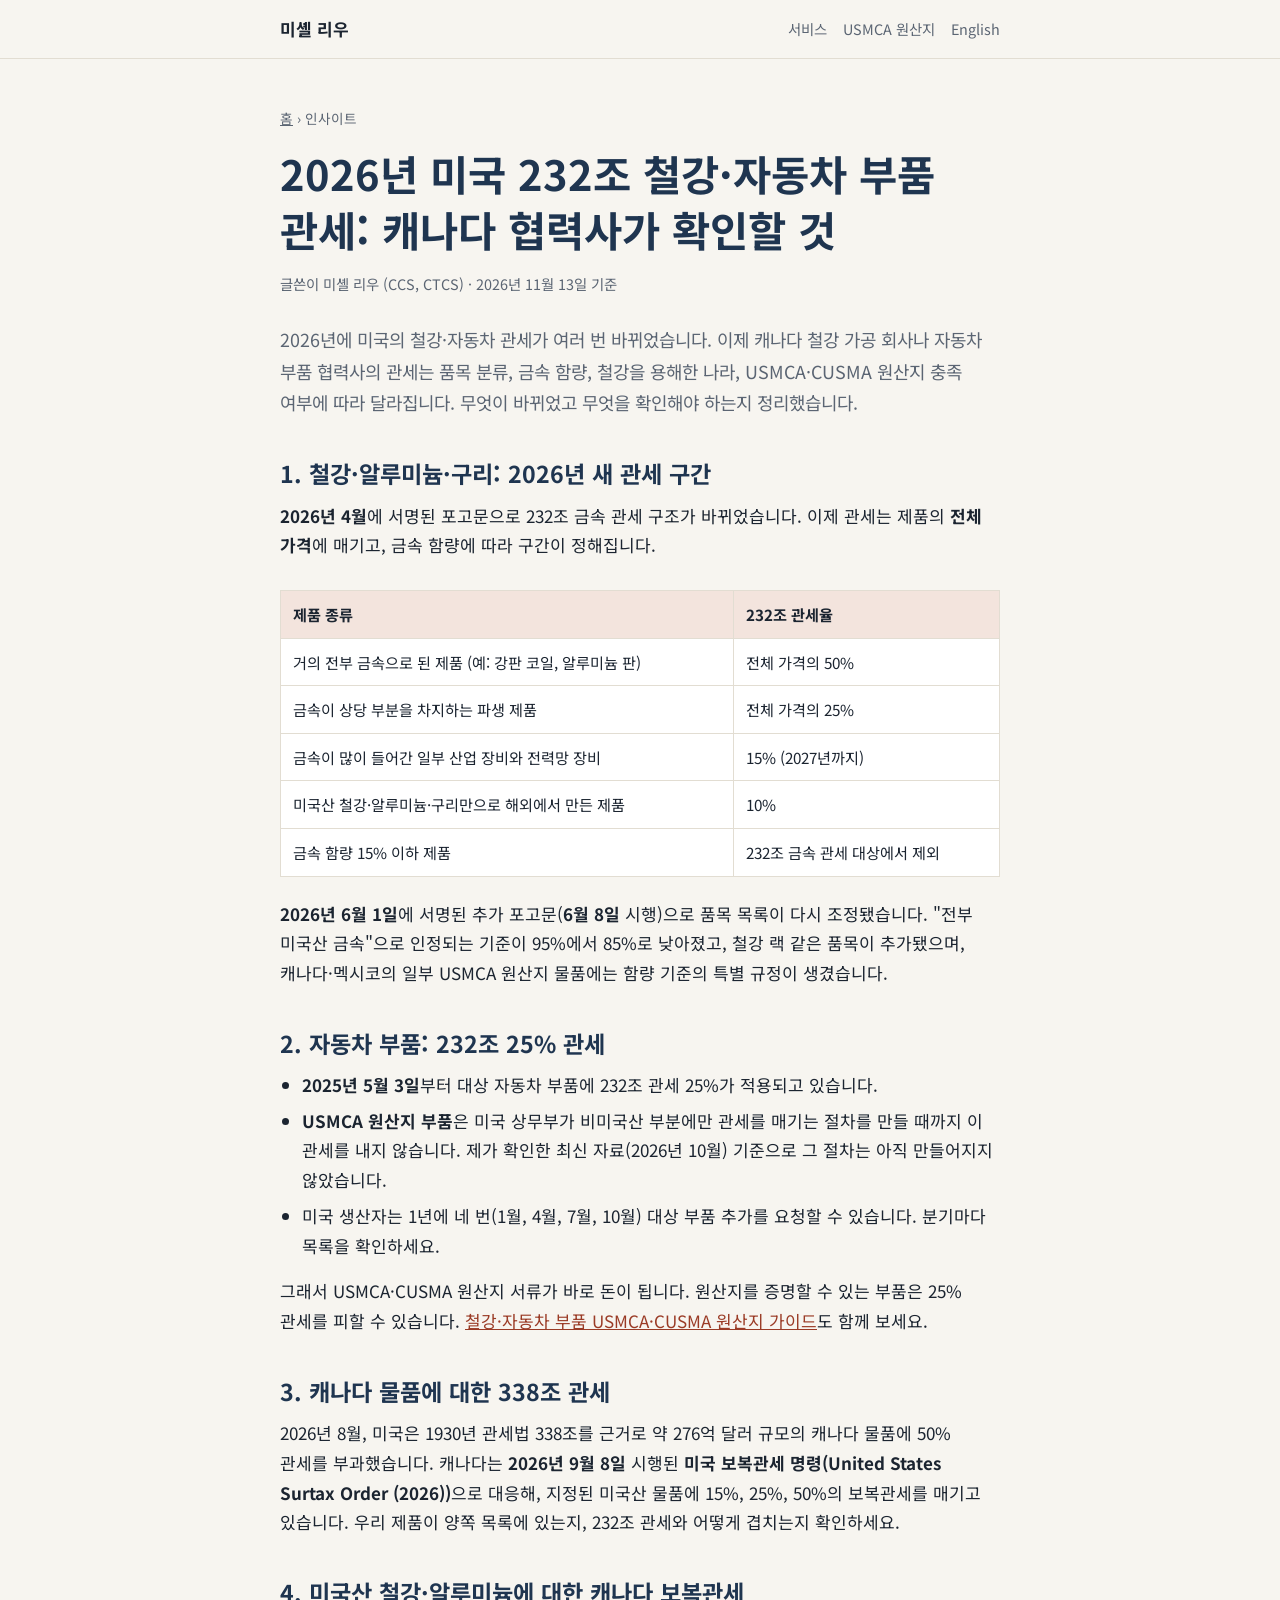
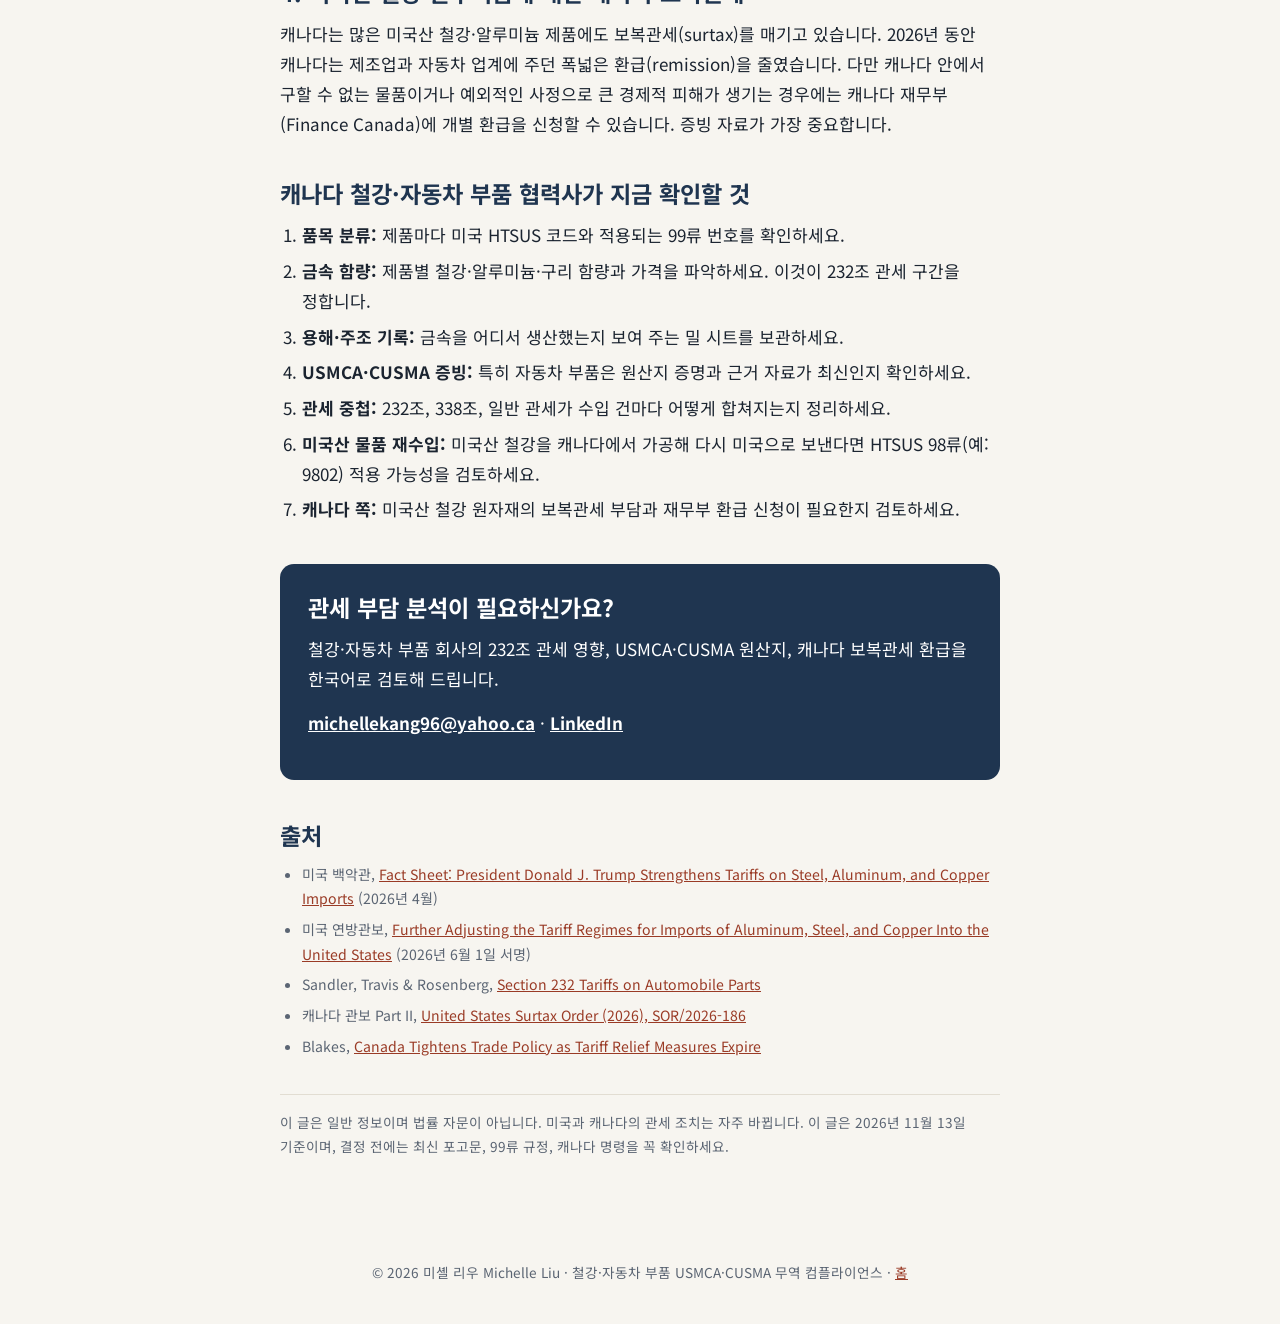
<file: ko-232-gwanse-cheolgang-jadongcha.html>
<!doctype html>
<html lang="ko">
<head>
<meta charset="utf-8">
<meta name="viewport" content="width=device-width, initial-scale=1">
<title>2026년 미국 232조 철강·자동차 부품 관세: 캐나다 협력사가 확인할 것 | 미셸 리우</title>
<meta name="description" content="캐나다 철강·자동차 부품 회사를 위한 2026년 미국 232조 관세 가이드. 새 금속 관세 구간(50%, 25%, 15%, 10%), 자동차 부품 25% 관세와 USMCA 원산지 부품, 338조 관세, 캐나다 보복관세를 쉽게 정리했습니다.">
<meta name="author" content="미셸 리우 (Michelle Liu)">
<link rel="canonical" href="https://jeonghiykang-tech.github.io/ko-232-gwanse-cheolgang-jadongcha.html">
<link rel="alternate" hreflang="en" href="https://jeonghiykang-tech.github.io/section-232-steel-auto-parts-2026.html">
<link rel="alternate" hreflang="ko" href="https://jeonghiykang-tech.github.io/ko-232-gwanse-cheolgang-jadongcha.html">
<link rel="alternate" hreflang="x-default" href="https://jeonghiykang-tech.github.io/section-232-steel-auto-parts-2026.html">
<meta property="og:type" content="article">
<meta property="og:title" content="2026년 미국 232조 철강·자동차 부품 관세 가이드">
<meta property="og:description" content="캐나다 철강·자동차 부품 협력사가 지금 확인해야 할 미국 관세와 캐나다 보복관세">
<meta property="og:url" content="https://jeonghiykang-tech.github.io/ko-232-gwanse-cheolgang-jadongcha.html">
<script type="application/ld+json">
{"@context":"https://schema.org","@type":"Article","headline":"2026년 미국 232조 철강·자동차 부품 관세: 캐나다 협력사가 확인할 것","inLanguage":"ko","datePublished":"2026-11-13","dateModified":"2026-11-13","author":{"@type":"Person","@id":"https://jeonghiykang-tech.github.io/#person","name":"Michelle Liu","alternateName":"미셸 리우","url":"https://jeonghiykang-tech.github.io/ko.html"},"mainEntityOfPage":"https://jeonghiykang-tech.github.io/ko-232-gwanse-cheolgang-jadongcha.html","about":["미국 232조 관세","철강 관세","자동차 부품 관세","USMCA","캐나다"]}
</script>
<link rel="preconnect" href="https://fonts.googleapis.com">
<link href="https://fonts.googleapis.com/css2?family=Noto+Sans+KR:wght@400;500;700&amp;display=swap" rel="stylesheet">
<link rel="stylesheet" href="article.css">
</head>
<body>
<nav><div class="in"><a class="logo" href="ko.html">미셸 리우</a><div class="links"><a href="ko.html#services">서비스</a><a href="ko-usmca-cusma-wonsanji.html">USMCA 원산지</a><a href="section-232-steel-auto-parts-2026.html" hreflang="en" lang="en">English</a></div></div></nav>
<main>
<p class="crumb"><a href="ko.html">홈</a> › 인사이트</p>
<h1>2026년 미국 232조 철강·자동차 부품 관세: 캐나다 협력사가 확인할 것</h1>
<p class="meta">글쓴이 미셸 리우 (CCS, CTCS) · 2026년 11월 13일 기준</p>
<p class="lede">2026년에 미국의 철강·자동차 관세가 여러 번 바뀌었습니다. 이제 캐나다 철강 가공 회사나 자동차 부품 협력사의 관세는 품목 분류, 금속 함량, 철강을 용해한 나라, USMCA·CUSMA 원산지 충족 여부에 따라 달라집니다. 무엇이 바뀌었고 무엇을 확인해야 하는지 정리했습니다.</p>

<h2>1. 철강·알루미늄·구리: 2026년 새 관세 구간</h2>
<p><strong>2026년 4월</strong>에 서명된 포고문으로 232조 금속 관세 구조가 바뀌었습니다. 이제 관세는 제품의 <strong>전체 가격</strong>에 매기고, 금속 함량에 따라 구간이 정해집니다.</p>
<div class="tablewrap">
<table>
<tr><th>제품 종류</th><th>232조 관세율</th></tr>
<tr><td>거의 전부 금속으로 된 제품 (예: 강판 코일, 알루미늄 판)</td><td>전체 가격의 50%</td></tr>
<tr><td>금속이 상당 부분을 차지하는 파생 제품</td><td>전체 가격의 25%</td></tr>
<tr><td>금속이 많이 들어간 일부 산업 장비와 전력망 장비</td><td>15% (2027년까지)</td></tr>
<tr><td>미국산 철강·알루미늄·구리만으로 해외에서 만든 제품</td><td>10%</td></tr>
<tr><td>금속 함량 15% 이하 제품</td><td>232조 금속 관세 대상에서 제외</td></tr>
</table>
</div>
<p><strong>2026년 6월 1일</strong>에 서명된 추가 포고문(<strong>6월 8일</strong> 시행)으로 품목 목록이 다시 조정됐습니다. "전부 미국산 금속"으로 인정되는 기준이 95%에서 85%로 낮아졌고, 철강 랙 같은 품목이 추가됐으며, 캐나다·멕시코의 일부 USMCA 원산지 물품에는 함량 기준의 특별 규정이 생겼습니다.</p>

<h2>2. 자동차 부품: 232조 25% 관세</h2>
<ul>
<li><strong>2025년 5월 3일</strong>부터 대상 자동차 부품에 232조 관세 25%가 적용되고 있습니다.</li>
<li><strong>USMCA 원산지 부품</strong>은 미국 상무부가 비미국산 부분에만 관세를 매기는 절차를 만들 때까지 이 관세를 내지 않습니다. 제가 확인한 최신 자료(2026년 10월) 기준으로 그 절차는 아직 만들어지지 않았습니다.</li>
<li>미국 생산자는 1년에 네 번(1월, 4월, 7월, 10월) 대상 부품 추가를 요청할 수 있습니다. 분기마다 목록을 확인하세요.</li>
</ul>
<p>그래서 USMCA·CUSMA 원산지 서류가 바로 돈이 됩니다. 원산지를 증명할 수 있는 부품은 25% 관세를 피할 수 있습니다. <a href="ko-usmca-cusma-wonsanji.html">철강·자동차 부품 USMCA·CUSMA 원산지 가이드</a>도 함께 보세요.</p>

<h2>3. 캐나다 물품에 대한 338조 관세</h2>
<p>2026년 8월, 미국은 1930년 관세법 338조를 근거로 약 276억 달러 규모의 캐나다 물품에 50% 관세를 부과했습니다. 캐나다는 <strong>2026년 9월 8일</strong> 시행된 <strong>미국 보복관세 명령(United States Surtax Order (2026))</strong>으로 대응해, 지정된 미국산 물품에 15%, 25%, 50%의 보복관세를 매기고 있습니다. 우리 제품이 양쪽 목록에 있는지, 232조 관세와 어떻게 겹치는지 확인하세요.</p>

<h2>4. 미국산 철강·알루미늄에 대한 캐나다 보복관세</h2>
<p>캐나다는 많은 미국산 철강·알루미늄 제품에도 보복관세(surtax)를 매기고 있습니다. 2026년 동안 캐나다는 제조업과 자동차 업계에 주던 폭넓은 환급(remission)을 줄였습니다. 다만 캐나다 안에서 구할 수 없는 물품이거나 예외적인 사정으로 큰 경제적 피해가 생기는 경우에는 캐나다 재무부(Finance Canada)에 개별 환급을 신청할 수 있습니다. 증빙 자료가 가장 중요합니다.</p>

<h2>캐나다 철강·자동차 부품 협력사가 지금 확인할 것</h2>
<ol>
<li><strong>품목 분류:</strong> 제품마다 미국 HTSUS 코드와 적용되는 99류 번호를 확인하세요.</li>
<li><strong>금속 함량:</strong> 제품별 철강·알루미늄·구리 함량과 가격을 파악하세요. 이것이 232조 관세 구간을 정합니다.</li>
<li><strong>용해·주조 기록:</strong> 금속을 어디서 생산했는지 보여 주는 밀 시트를 보관하세요.</li>
<li><strong>USMCA·CUSMA 증빙:</strong> 특히 자동차 부품은 원산지 증명과 근거 자료가 최신인지 확인하세요.</li>
<li><strong>관세 중첩:</strong> 232조, 338조, 일반 관세가 수입 건마다 어떻게 합쳐지는지 정리하세요.</li>
<li><strong>미국산 물품 재수입:</strong> 미국산 철강을 캐나다에서 가공해 다시 미국으로 보낸다면 HTSUS 98류(예: 9802) 적용 가능성을 검토하세요.</li>
<li><strong>캐나다 쪽:</strong> 미국산 철강 원자재의 보복관세 부담과 재무부 환급 신청이 필요한지 검토하세요.</li>
</ol>

<div class="cta">
<h2>관세 부담 분석이 필요하신가요?</h2>
<p>철강·자동차 부품 회사의 232조 관세 영향, USMCA·CUSMA 원산지, 캐나다 보복관세 환급을 한국어로 검토해 드립니다.</p>
<p><a href="mailto:michellekang96@yahoo.ca?subject=232%EC%A1%B0%20%EA%B4%80%EC%84%B8%20%EB%AC%B8%EC%9D%98">michellekang96@yahoo.ca</a> · <a href="https://www.linkedin.com/in/jeong-hiy-liu-811aa847/">LinkedIn</a></p>
</div>

<h2>출처</h2>
<ul class="sources">
<li>미국 백악관, <a href="https://www.whitehouse.gov/fact-sheets/2026/04/fact-sheet-president-donald-j-trump-strengthens-tariffs-on-steel-aluminum-and-copper-imports/">Fact Sheet: President Donald J. Trump Strengthens Tariffs on Steel, Aluminum, and Copper Imports</a> (2026년 4월)</li>
<li>미국 연방관보, <a href="https://public-inspection.federalregister.gov/2026-11314.pdf">Further Adjusting the Tariff Regimes for Imports of Aluminum, Steel, and Copper Into the United States</a> (2026년 6월 1일 서명)</li>
<li>Sandler, Travis &amp; Rosenberg, <a href="https://www.strtrade.com/trade-news-resources/tariff-actions-resources/section-232-tariffs-automobile-parts">Section 232 Tariffs on Automobile Parts</a></li>
<li>캐나다 관보 Part II, <a href="https://gazette.gc.ca/rp-pr/p2/2026/2026-09-23/html/sor-dors186-eng.html">United States Surtax Order (2026), SOR/2026-186</a></li>
<li>Blakes, <a href="https://www.blakes.com/insights/canada-tightens-trade-policy-as-tariff-relief-measures-expire/">Canada Tightens Trade Policy as Tariff Relief Measures Expire</a></li>
</ul>
<p class="disclaimer">이 글은 일반 정보이며 법률 자문이 아닙니다. 미국과 캐나다의 관세 조치는 자주 바뀝니다. 이 글은 2026년 11월 13일 기준이며, 결정 전에는 최신 포고문, 99류 규정, 캐나다 명령을 꼭 확인하세요.</p>
</main>
<footer>© 2026 미셸 리우 Michelle Liu · 철강·자동차 부품 USMCA·CUSMA 무역 컴플라이언스 · <a href="ko.html">홈</a></footer>
</body>
</html>
</file>
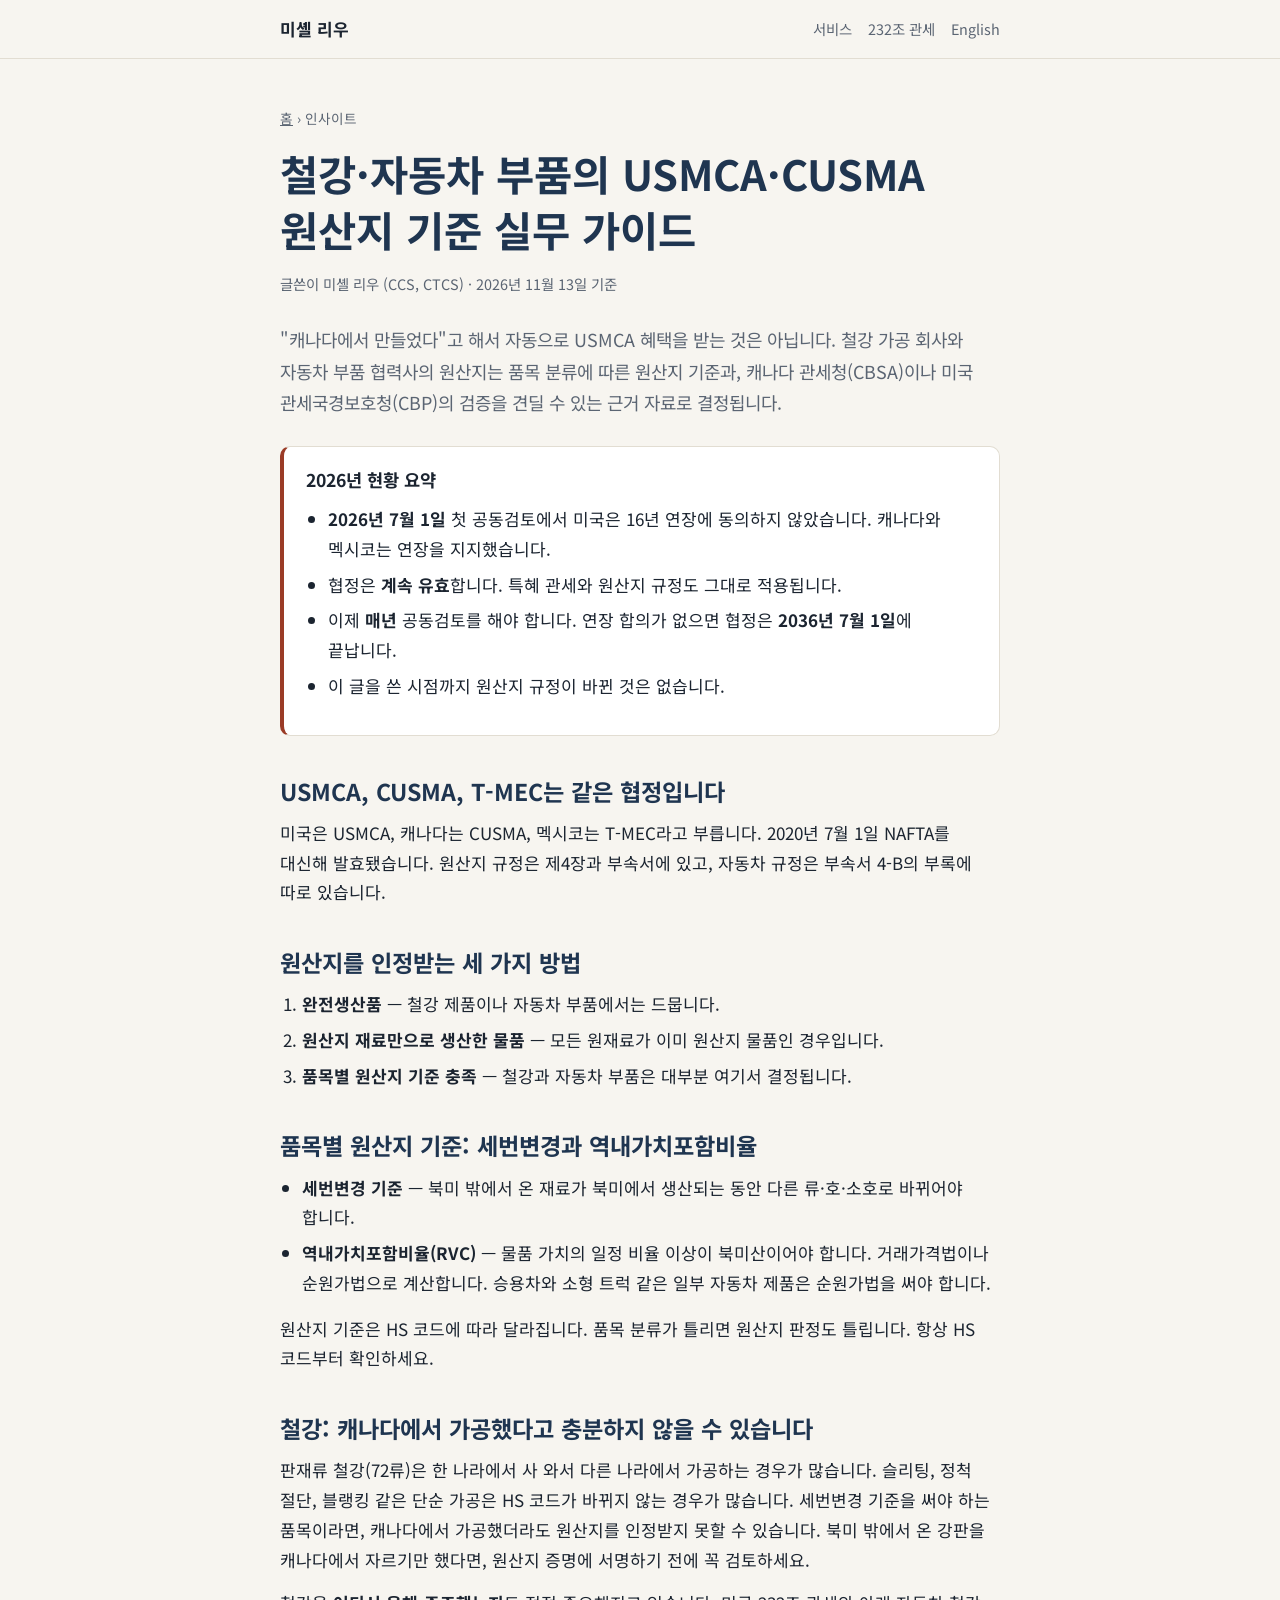
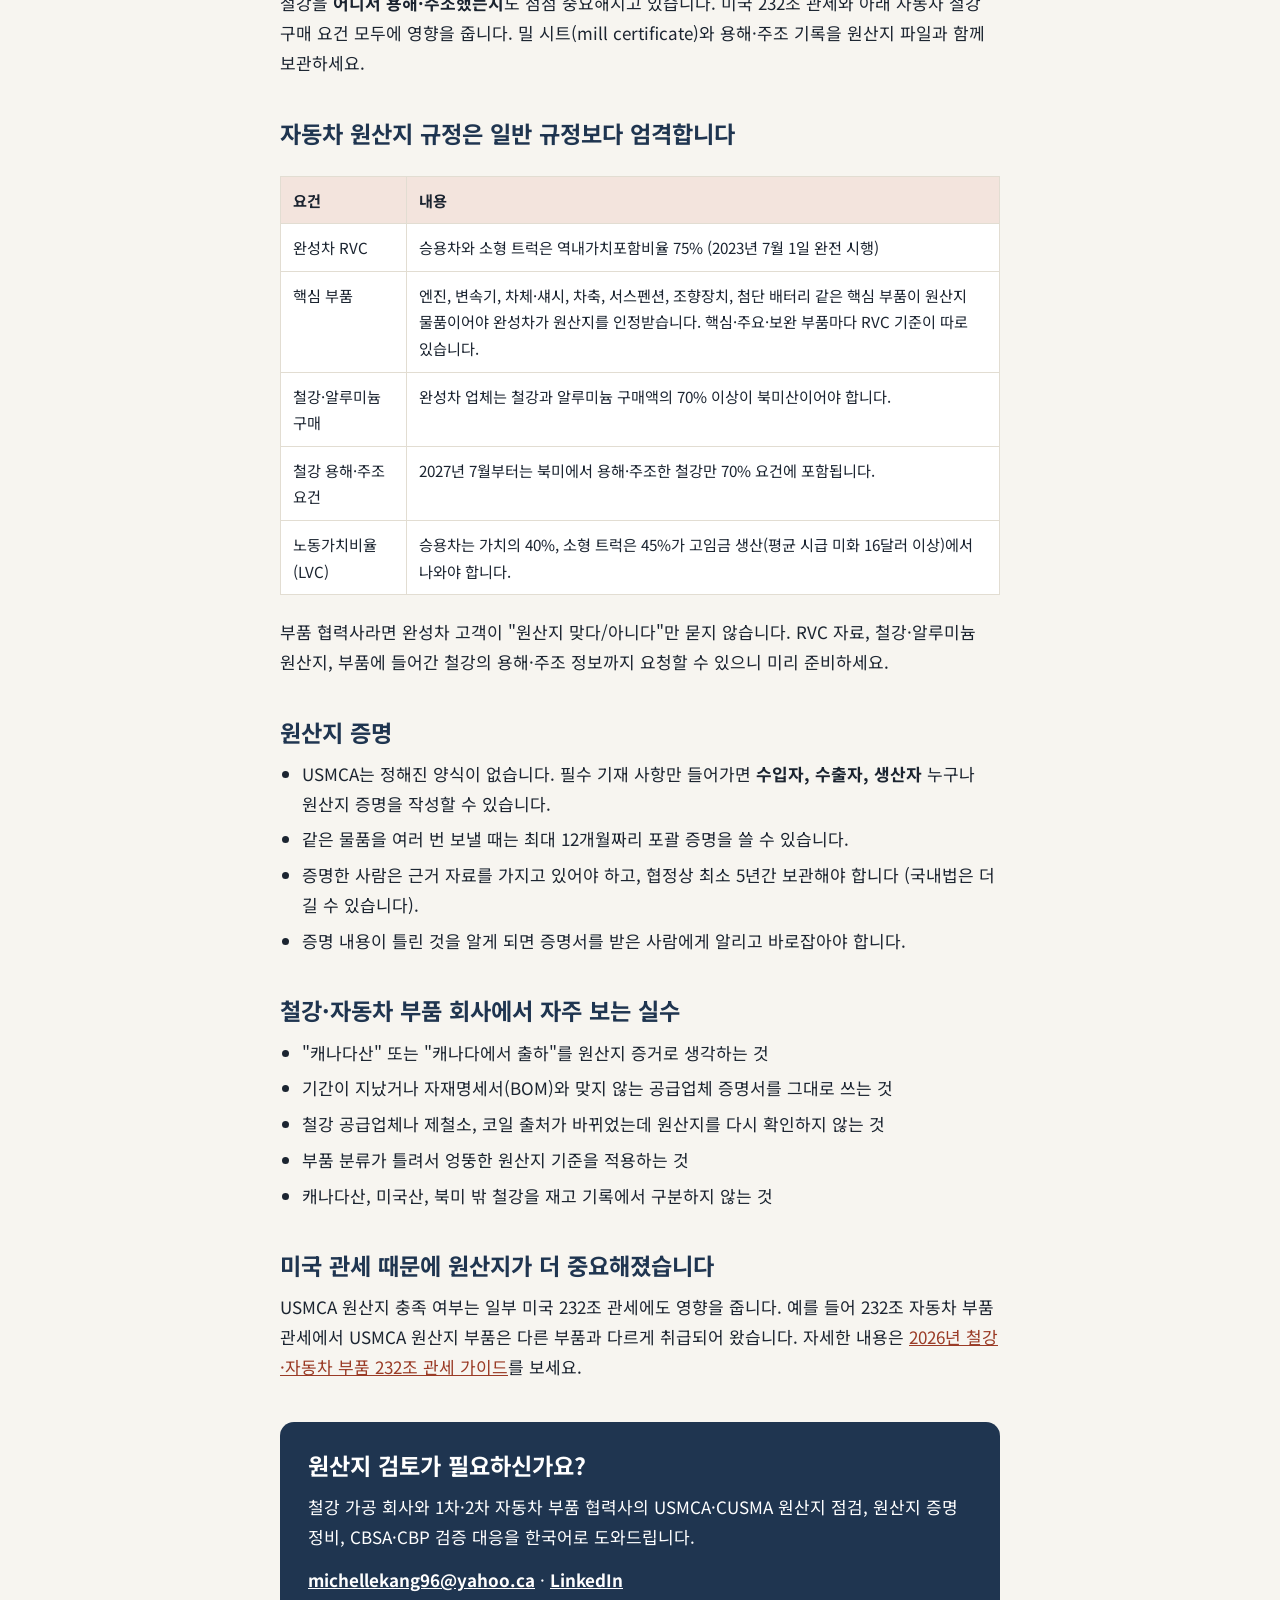
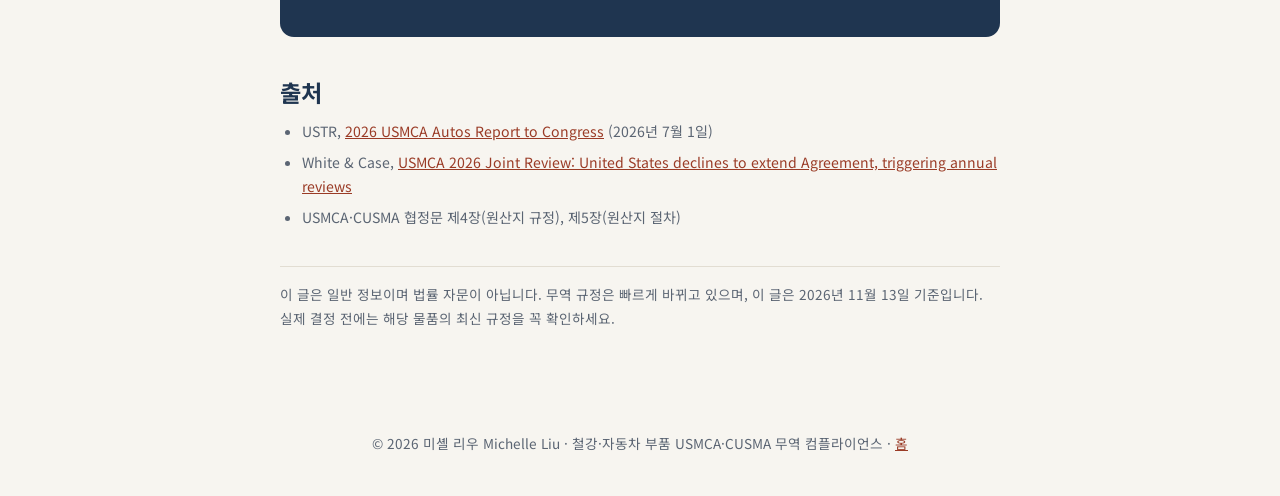
<file: ko-usmca-cusma-wonsanji.html>
<!doctype html>
<html lang="ko">
<head>
<meta charset="utf-8">
<meta name="viewport" content="width=device-width, initial-scale=1">
<title>철강·자동차 부품의 USMCA·CUSMA 원산지 기준 실무 가이드 (2026) | 미셸 리우</title>
<meta name="description" content="철강과 자동차 부품이 USMCA·CUSMA 원산지 기준을 충족하는 방법. 세번변경 기준, 역내가치포함비율, 자동차 원산지 규정, 철강 70% 구매 요건과 용해·주조 요건, 원산지 증명, 2026년 공동검토 현황을 쉽게 설명합니다.">
<meta name="author" content="미셸 리우 (Michelle Liu)">
<link rel="canonical" href="https://jeonghiykang-tech.github.io/ko-usmca-cusma-wonsanji.html">
<link rel="alternate" hreflang="en" href="https://jeonghiykang-tech.github.io/usmca-cusma-rules-of-origin-steel-auto-parts.html">
<link rel="alternate" hreflang="ko" href="https://jeonghiykang-tech.github.io/ko-usmca-cusma-wonsanji.html">
<link rel="alternate" hreflang="x-default" href="https://jeonghiykang-tech.github.io/usmca-cusma-rules-of-origin-steel-auto-parts.html">
<meta property="og:type" content="article">
<meta property="og:title" content="철강·자동차 부품의 USMCA·CUSMA 원산지 기준 (2026)">
<meta property="og:description" content="철강 가공 회사와 자동차 부품 협력사를 위한 북미 원산지 실무 가이드">
<meta property="og:url" content="https://jeonghiykang-tech.github.io/ko-usmca-cusma-wonsanji.html">
<script type="application/ld+json">
{"@context":"https://schema.org","@type":"Article","headline":"철강·자동차 부품의 USMCA·CUSMA 원산지 기준 실무 가이드 (2026)","inLanguage":"ko","datePublished":"2026-11-13","dateModified":"2026-11-13","author":{"@type":"Person","@id":"https://jeonghiykang-tech.github.io/#person","name":"Michelle Liu","alternateName":"미셸 리우","url":"https://jeonghiykang-tech.github.io/ko.html"},"mainEntityOfPage":"https://jeonghiykang-tech.github.io/ko-usmca-cusma-wonsanji.html","about":["USMCA 원산지","CUSMA 원산지","철강","자동차 부품"]}
</script>
<link rel="preconnect" href="https://fonts.googleapis.com">
<link href="https://fonts.googleapis.com/css2?family=Noto+Sans+KR:wght@400;500;700&amp;display=swap" rel="stylesheet">
<link rel="stylesheet" href="article.css">
</head>
<body>
<nav><div class="in"><a class="logo" href="ko.html">미셸 리우</a><div class="links"><a href="ko.html#services">서비스</a><a href="ko-232-gwanse-cheolgang-jadongcha.html">232조 관세</a><a href="usmca-cusma-rules-of-origin-steel-auto-parts.html" hreflang="en" lang="en">English</a></div></div></nav>
<main>
<p class="crumb"><a href="ko.html">홈</a> › 인사이트</p>
<h1>철강·자동차 부품의 USMCA·CUSMA 원산지 기준 실무 가이드</h1>
<p class="meta">글쓴이 미셸 리우 (CCS, CTCS) · 2026년 11월 13일 기준</p>
<p class="lede">"캐나다에서 만들었다"고 해서 자동으로 USMCA 혜택을 받는 것은 아닙니다. 철강 가공 회사와 자동차 부품 협력사의 원산지는 품목 분류에 따른 원산지 기준과, 캐나다 관세청(CBSA)이나 미국 관세국경보호청(CBP)의 검증을 견딜 수 있는 근거 자료로 결정됩니다.</p>

<div class="box">
<h3>2026년 현황 요약</h3>
<ul>
<li><strong>2026년 7월 1일</strong> 첫 공동검토에서 미국은 16년 연장에 동의하지 않았습니다. 캐나다와 멕시코는 연장을 지지했습니다.</li>
<li>협정은 <strong>계속 유효</strong>합니다. 특혜 관세와 원산지 규정도 그대로 적용됩니다.</li>
<li>이제 <strong>매년</strong> 공동검토를 해야 합니다. 연장 합의가 없으면 협정은 <strong>2036년 7월 1일</strong>에 끝납니다.</li>
<li>이 글을 쓴 시점까지 원산지 규정이 바뀐 것은 없습니다.</li>
</ul>
</div>

<h2>USMCA, CUSMA, T-MEC는 같은 협정입니다</h2>
<p>미국은 USMCA, 캐나다는 CUSMA, 멕시코는 T-MEC라고 부릅니다. 2020년 7월 1일 NAFTA를 대신해 발효됐습니다. 원산지 규정은 제4장과 부속서에 있고, 자동차 규정은 부속서 4-B의 부록에 따로 있습니다.</p>

<h2>원산지를 인정받는 세 가지 방법</h2>
<ol>
<li><strong>완전생산품</strong> — 철강 제품이나 자동차 부품에서는 드뭅니다.</li>
<li><strong>원산지 재료만으로 생산한 물품</strong> — 모든 원재료가 이미 원산지 물품인 경우입니다.</li>
<li><strong>품목별 원산지 기준 충족</strong> — 철강과 자동차 부품은 대부분 여기서 결정됩니다.</li>
</ol>

<h2>품목별 원산지 기준: 세번변경과 역내가치포함비율</h2>
<ul>
<li><strong>세번변경 기준</strong> — 북미 밖에서 온 재료가 북미에서 생산되는 동안 다른 류·호·소호로 바뀌어야 합니다.</li>
<li><strong>역내가치포함비율(RVC)</strong> — 물품 가치의 일정 비율 이상이 북미산이어야 합니다. 거래가격법이나 순원가법으로 계산합니다. 승용차와 소형 트럭 같은 일부 자동차 제품은 순원가법을 써야 합니다.</li>
</ul>
<p>원산지 기준은 HS 코드에 따라 달라집니다. 품목 분류가 틀리면 원산지 판정도 틀립니다. 항상 HS 코드부터 확인하세요.</p>

<h2>철강: 캐나다에서 가공했다고 충분하지 않을 수 있습니다</h2>
<p>판재류 철강(72류)은 한 나라에서 사 와서 다른 나라에서 가공하는 경우가 많습니다. 슬리팅, 정척 절단, 블랭킹 같은 단순 가공은 HS 코드가 바뀌지 않는 경우가 많습니다. 세번변경 기준을 써야 하는 품목이라면, 캐나다에서 가공했더라도 원산지를 인정받지 못할 수 있습니다. 북미 밖에서 온 강판을 캐나다에서 자르기만 했다면, 원산지 증명에 서명하기 전에 꼭 검토하세요.</p>
<p>철강을 <strong>어디서 용해·주조했는지</strong>도 점점 중요해지고 있습니다. 미국 232조 관세와 아래 자동차 철강 구매 요건 모두에 영향을 줍니다. 밀 시트(mill certificate)와 용해·주조 기록을 원산지 파일과 함께 보관하세요.</p>

<h2>자동차 원산지 규정은 일반 규정보다 엄격합니다</h2>
<div class="tablewrap">
<table>
<tr><th>요건</th><th>내용</th></tr>
<tr><td>완성차 RVC</td><td>승용차와 소형 트럭은 역내가치포함비율 75% (2023년 7월 1일 완전 시행)</td></tr>
<tr><td>핵심 부품</td><td>엔진, 변속기, 차체·섀시, 차축, 서스펜션, 조향장치, 첨단 배터리 같은 핵심 부품이 원산지 물품이어야 완성차가 원산지를 인정받습니다. 핵심·주요·보완 부품마다 RVC 기준이 따로 있습니다.</td></tr>
<tr><td>철강·알루미늄 구매</td><td>완성차 업체는 철강과 알루미늄 구매액의 70% 이상이 북미산이어야 합니다.</td></tr>
<tr><td>철강 용해·주조 요건</td><td>2027년 7월부터는 북미에서 용해·주조한 철강만 70% 요건에 포함됩니다.</td></tr>
<tr><td>노동가치비율(LVC)</td><td>승용차는 가치의 40%, 소형 트럭은 45%가 고임금 생산(평균 시급 미화 16달러 이상)에서 나와야 합니다.</td></tr>
</table>
</div>
<p>부품 협력사라면 완성차 고객이 "원산지 맞다/아니다"만 묻지 않습니다. RVC 자료, 철강·알루미늄 원산지, 부품에 들어간 철강의 용해·주조 정보까지 요청할 수 있으니 미리 준비하세요.</p>

<h2>원산지 증명</h2>
<ul>
<li>USMCA는 정해진 양식이 없습니다. 필수 기재 사항만 들어가면 <strong>수입자, 수출자, 생산자</strong> 누구나 원산지 증명을 작성할 수 있습니다.</li>
<li>같은 물품을 여러 번 보낼 때는 최대 12개월짜리 포괄 증명을 쓸 수 있습니다.</li>
<li>증명한 사람은 근거 자료를 가지고 있어야 하고, 협정상 최소 5년간 보관해야 합니다 (국내법은 더 길 수 있습니다).</li>
<li>증명 내용이 틀린 것을 알게 되면 증명서를 받은 사람에게 알리고 바로잡아야 합니다.</li>
</ul>

<h2>철강·자동차 부품 회사에서 자주 보는 실수</h2>
<ul>
<li>"캐나다산" 또는 "캐나다에서 출하"를 원산지 증거로 생각하는 것</li>
<li>기간이 지났거나 자재명세서(BOM)와 맞지 않는 공급업체 증명서를 그대로 쓰는 것</li>
<li>철강 공급업체나 제철소, 코일 출처가 바뀌었는데 원산지를 다시 확인하지 않는 것</li>
<li>부품 분류가 틀려서 엉뚱한 원산지 기준을 적용하는 것</li>
<li>캐나다산, 미국산, 북미 밖 철강을 재고 기록에서 구분하지 않는 것</li>
</ul>

<h2>미국 관세 때문에 원산지가 더 중요해졌습니다</h2>
<p>USMCA 원산지 충족 여부는 일부 미국 232조 관세에도 영향을 줍니다. 예를 들어 232조 자동차 부품 관세에서 USMCA 원산지 부품은 다른 부품과 다르게 취급되어 왔습니다. 자세한 내용은 <a href="ko-232-gwanse-cheolgang-jadongcha.html">2026년 철강·자동차 부품 232조 관세 가이드</a>를 보세요.</p>

<div class="cta">
<h2>원산지 검토가 필요하신가요?</h2>
<p>철강 가공 회사와 1차·2차 자동차 부품 협력사의 USMCA·CUSMA 원산지 점검, 원산지 증명 정비, CBSA·CBP 검증 대응을 한국어로 도와드립니다.</p>
<p><a href="mailto:michellekang96@yahoo.ca?subject=USMCA%20%EC%9B%90%EC%82%B0%EC%A7%80%20%EB%AC%B8%EC%9D%98">michellekang96@yahoo.ca</a> · <a href="https://www.linkedin.com/in/jeong-hiy-liu-811aa847/">LinkedIn</a></p>
</div>

<h2>출처</h2>
<ul class="sources">
<li>USTR, <a href="https://ustr.gov/sites/default/files/files/agreements/FTA/USMCA/2026%20USMCA%20Autos%20Report%20to%20Congress_070126.pdf">2026 USMCA Autos Report to Congress</a> (2026년 7월 1일)</li>
<li>White &amp; Case, <a href="https://www.whitecase.com/insight-alert/usmca-2026-joint-review-united-states-declines-extend-agreement-triggering-annual">USMCA 2026 Joint Review: United States declines to extend Agreement, triggering annual reviews</a></li>
<li>USMCA·CUSMA 협정문 제4장(원산지 규정), 제5장(원산지 절차)</li>
</ul>
<p class="disclaimer">이 글은 일반 정보이며 법률 자문이 아닙니다. 무역 규정은 빠르게 바뀌고 있으며, 이 글은 2026년 11월 13일 기준입니다. 실제 결정 전에는 해당 물품의 최신 규정을 꼭 확인하세요.</p>
</main>
<footer>© 2026 미셸 리우 Michelle Liu · 철강·자동차 부품 USMCA·CUSMA 무역 컴플라이언스 · <a href="ko.html">홈</a></footer>
</body>
</html>
</file>
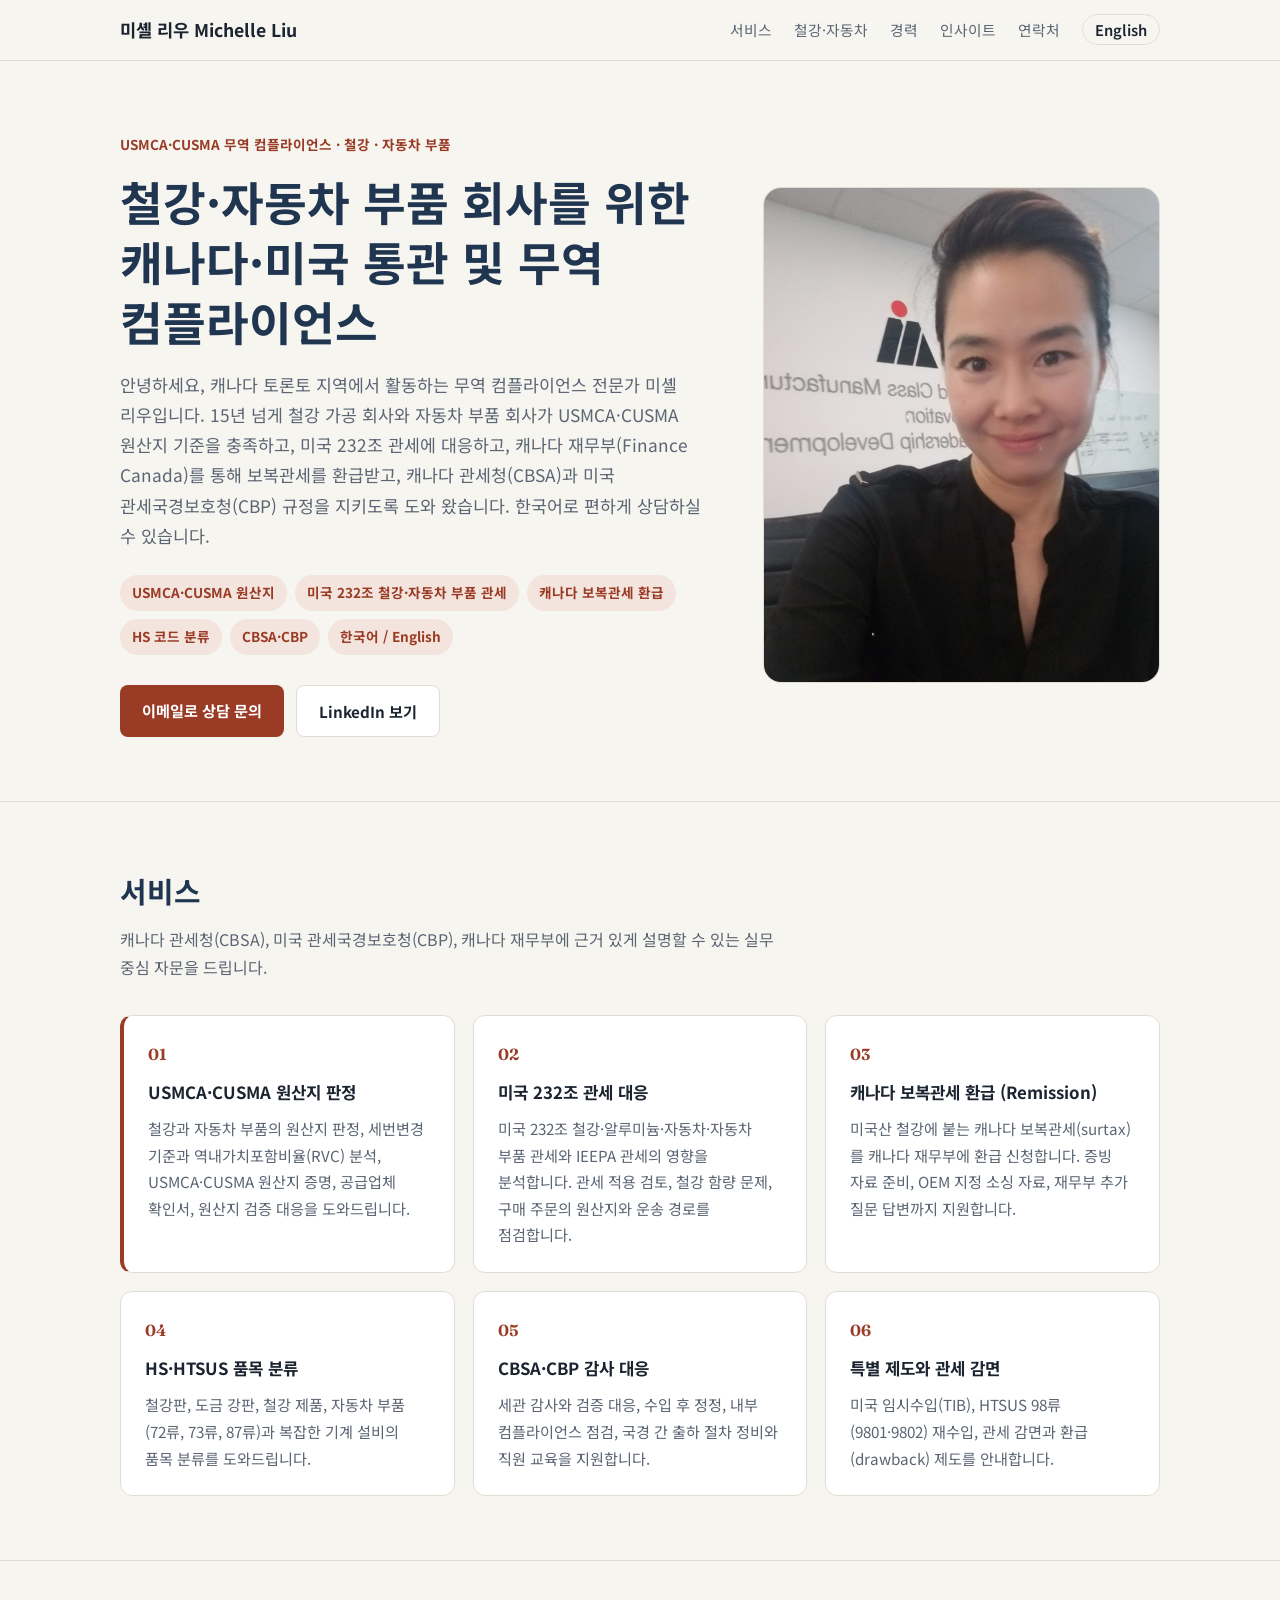
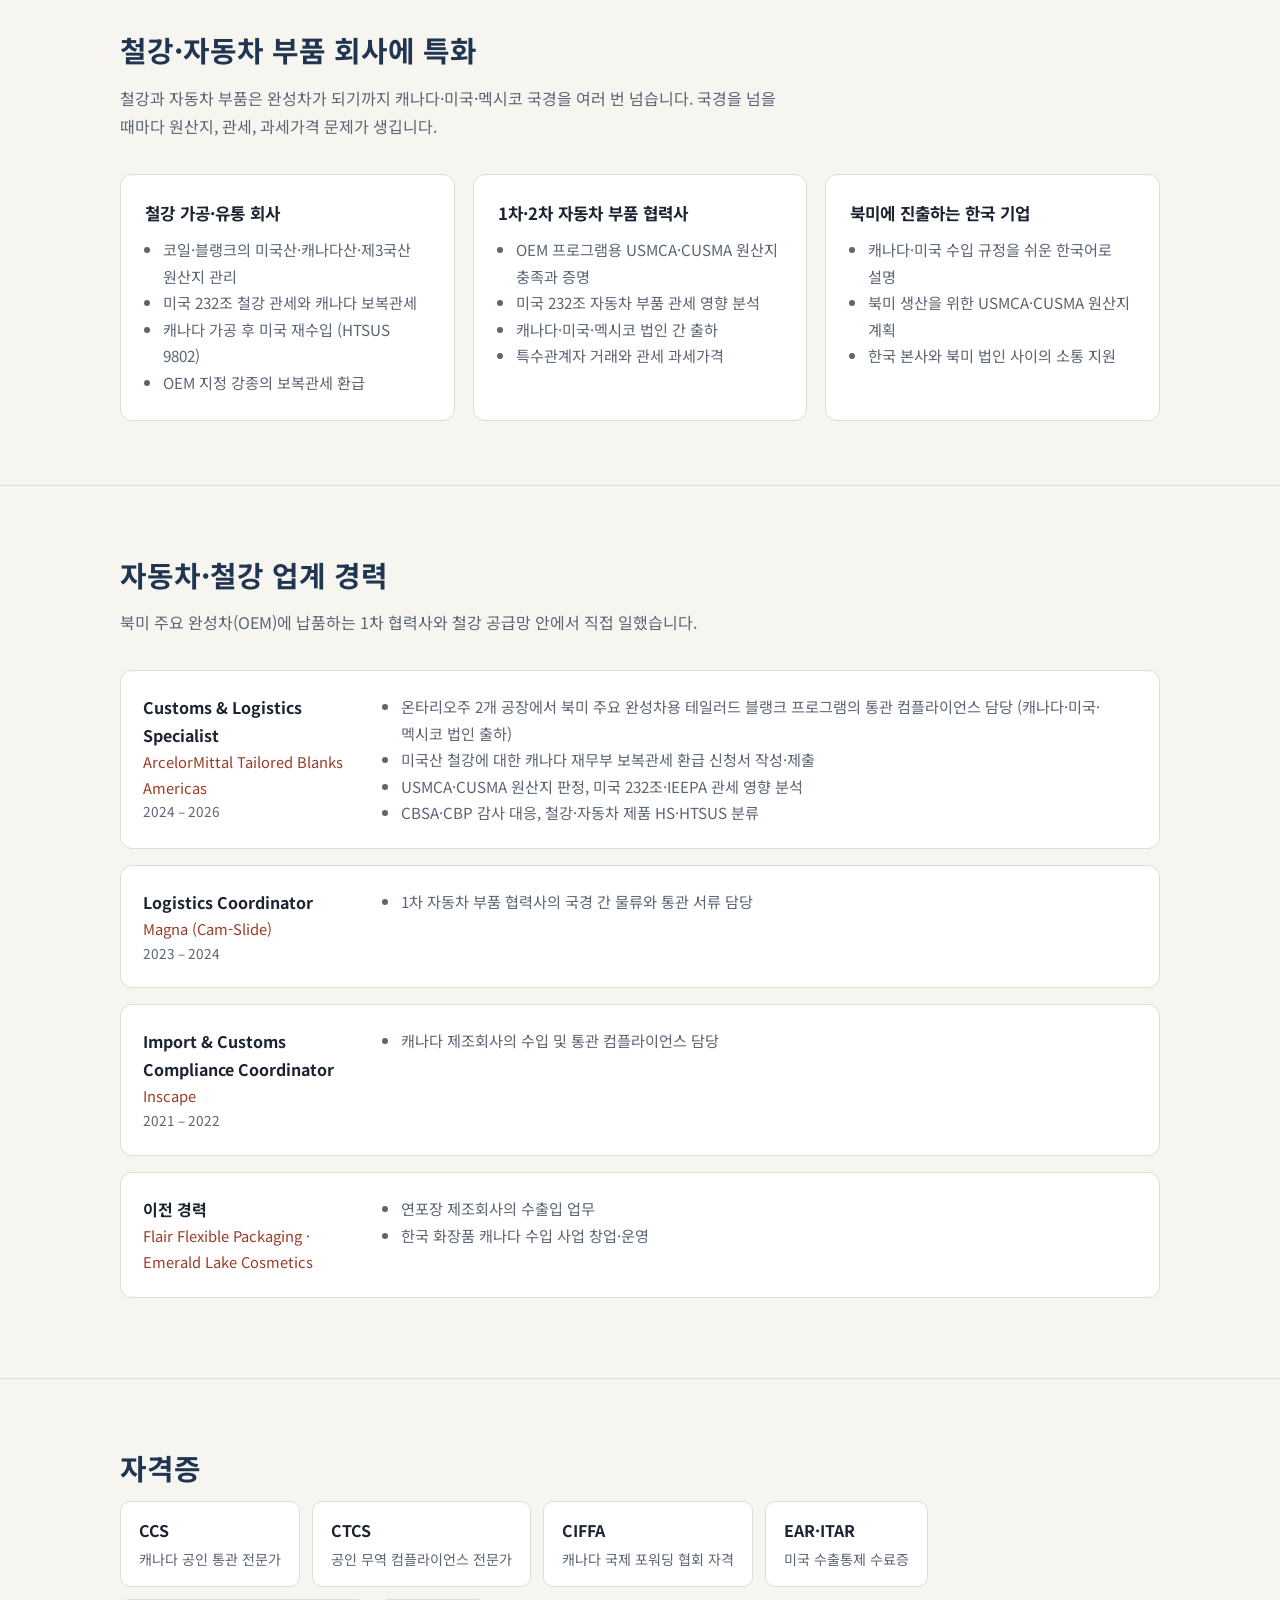
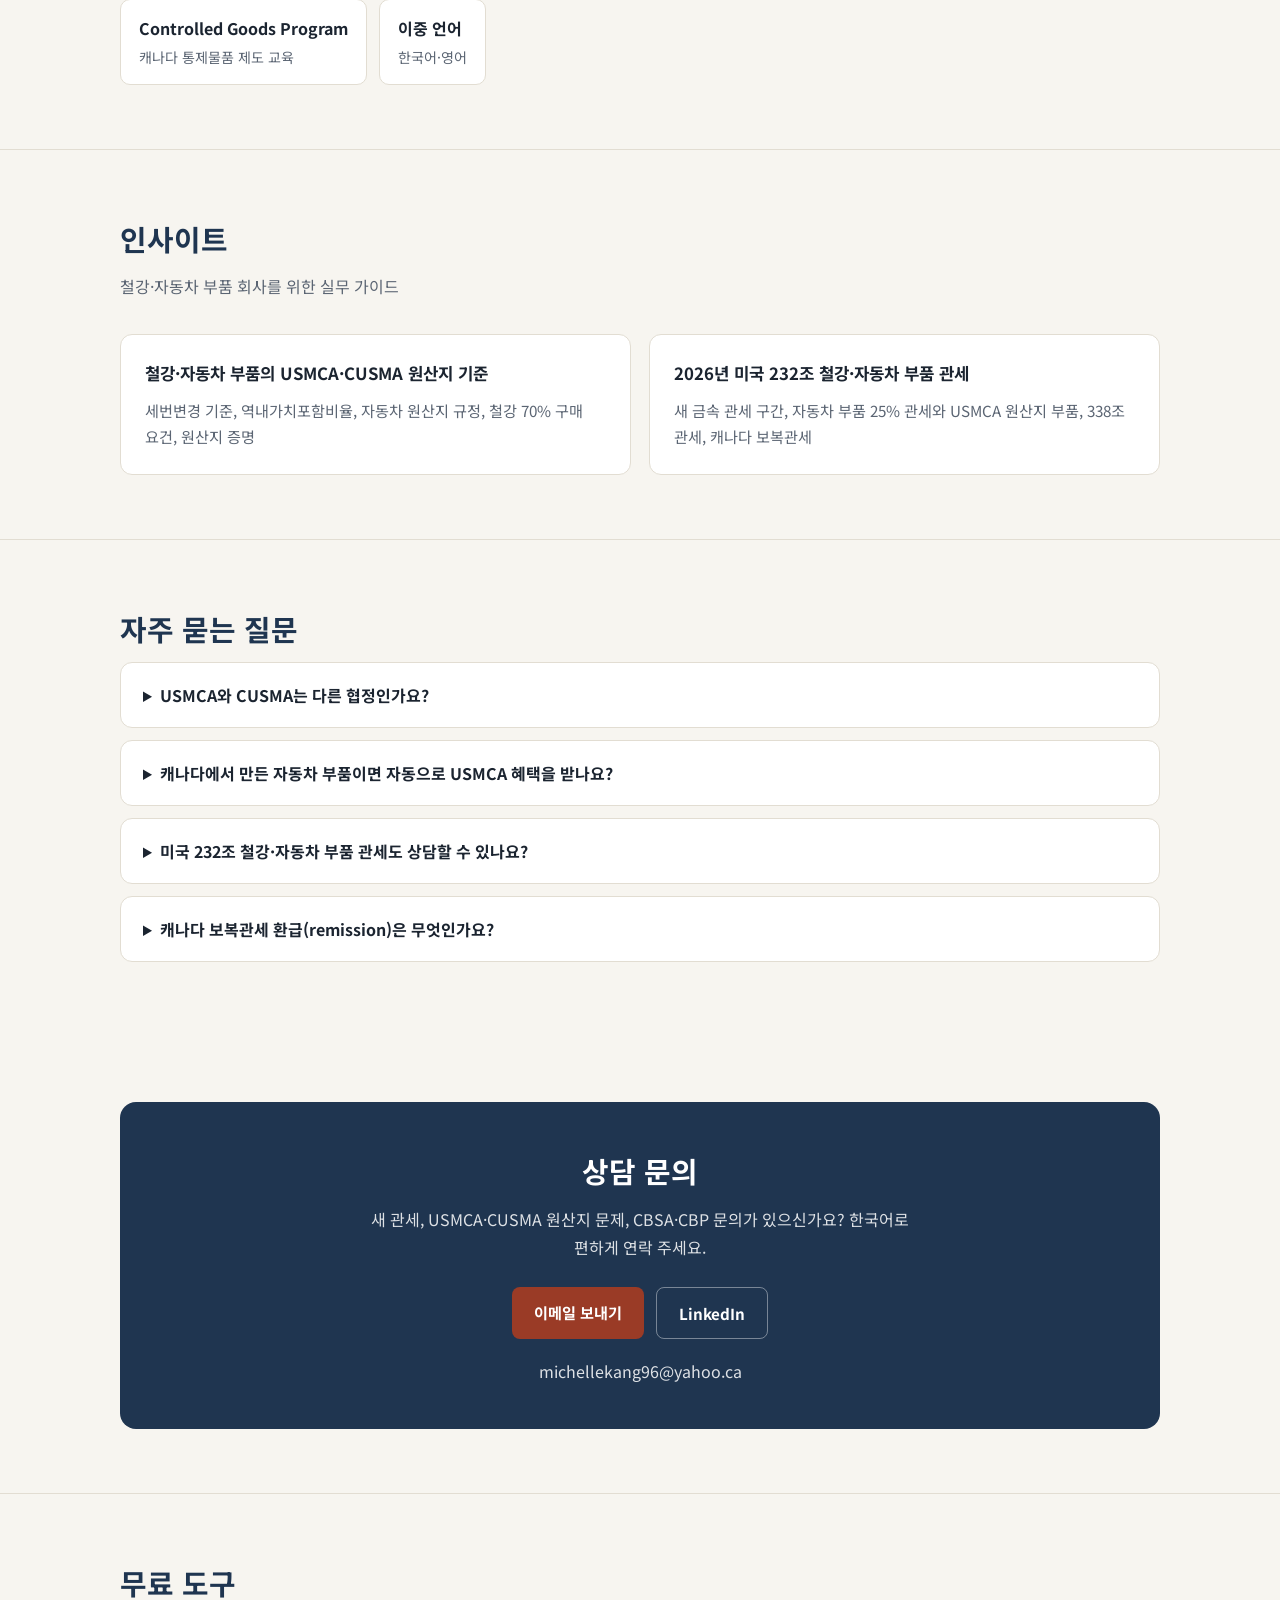
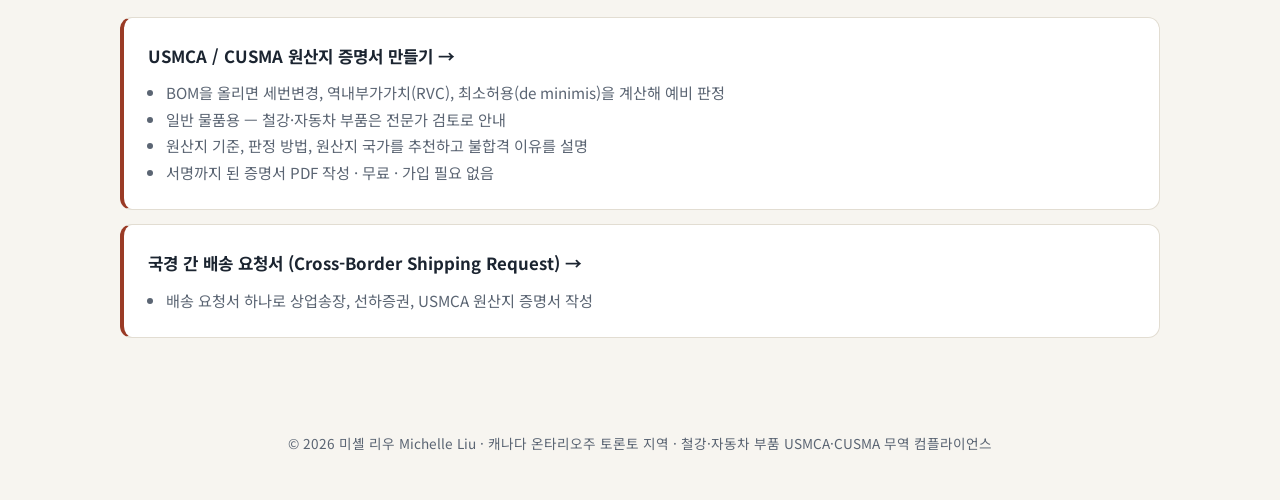
<file: ko.html>
<!doctype html>
<html lang="ko">
<head>
<meta charset="utf-8">
<meta name="viewport" content="width=device-width, initial-scale=1">
<meta name="google-site-verification" content="ifjySKfyHJT91OlYWClj5SfODJMwTjZ7Yo43KYFg8uM" />
<meta name="naver-site-verification" content="240e5a9fbf0c6f8b3a7f3a99aae8b2f6d028278f" />
<title>미셸 리우 (Michelle Liu) | 캐나다·미국 통관 및 무역 컴플라이언스 전문가 | USMCA·CUSMA, 철강, 자동차 부품</title>
<meta name="description" content="캐나다 토론토의 한국어 가능 무역 컴플라이언스 전문가 미셸 리우. 철강·자동차 부품 회사를 위한 USMCA/CUSMA 원산지 판정, 미국 232조 철강·자동차 부품 관세 대응, 캐나다 재무부 보복관세 환급(remission), CBSA·CBP 통관 자문.">
<meta name="keywords" content="캐나다 통관, 미국 관세, 북미 무역, 무역 컴플라이언스, USMCA 원산지, CUSMA 원산지, 북미 자유무역협정, 미국 232조 관세, 철강 관세, 자동차 부품 관세, 자동차 부품 수출, 철강 수출 미국, 캐나다 진출, 미국 진출, 캐나다 보복관세 환급, HS 코드 분류, 토론토 무역 컨설턴트, 한인 무역 전문가, 미셸 리우, Michelle Liu">
<meta name="author" content="미셸 리우 (Michelle Liu)">
<meta name="robots" content="index, follow, max-image-preview:large">
<link rel="canonical" href="https://jeonghiykang-tech.github.io/ko.html">
<link rel="alternate" hreflang="en" href="https://jeonghiykang-tech.github.io/">
<link rel="alternate" hreflang="ko" href="https://jeonghiykang-tech.github.io/ko.html">
<link rel="alternate" hreflang="x-default" href="https://jeonghiykang-tech.github.io/">

<meta property="og:type" content="profile">
<meta property="og:title" content="미셸 리우 | 캐나다·미국 통관 및 무역 컴플라이언스 (USMCA·CUSMA)">
<meta property="og:description" content="철강·자동차 부품 회사를 위한 북미 통관 자문 — USMCA/CUSMA 원산지, 미국 232조 관세, 캐나다 보복관세 환급, CBSA·CBP. 한국어 상담 가능.">
<meta property="og:url" content="https://jeonghiykang-tech.github.io/ko.html">
<meta property="og:image" content="https://jeonghiykang-tech.github.io/michelle-liu.jpg">
<meta property="og:image:alt" content="토론토 도심의 무역 컴플라이언스 전문가 미셸 리우">
<meta property="og:locale" content="ko_KR">
<meta property="og:locale:alternate" content="en_CA">
<meta name="twitter:card" content="summary_large_image">

<script type="application/ld+json">
{
  "@context": "https://schema.org",
  "@type": "Person",
  "@id": "https://jeonghiykang-tech.github.io/#person",
  "name": "Michelle Liu",
  "alternateName": ["미셸 리우", "Jeong Hiy Liu"],
  "jobTitle": "캐나다·미국 통관 및 무역 컴플라이언스 전문가 (USMCA / CUSMA)",
  "url": "https://jeonghiykang-tech.github.io/ko.html",
  "image": "https://jeonghiykang-tech.github.io/michelle-liu.jpg",
  "email": "mailto:michellekang96@yahoo.ca",
  "sameAs": ["https://www.linkedin.com/in/jeong-hiy-liu-811aa847/", "https://jeonghiykang-tech.github.io/"],
  "address": {"@type": "PostalAddress", "addressRegion": "ON", "addressCountry": "CA", "addressLocality": "Greater Toronto Area"},
  "knowsLanguage": ["Korean", "English"],
  "knowsAbout": ["USMCA 원산지", "CUSMA 원산지", "미국 232조 철강 관세", "미국 232조 자동차 부품 관세", "캐나다 보복관세 환급 (remission)", "HS 코드 분류", "철강", "자동차 부품", "CBSA", "CBP"]
}
</script>

<link rel="preconnect" href="https://fonts.googleapis.com">
<link href="https://fonts.googleapis.com/css2?family=Fraunces:opsz,wght@9..144,650&amp;family=Noto+Sans+KR:wght@400;500;700&amp;display=swap" rel="stylesheet">
<style>
  :root{
    --bg:#f7f5f0; --surface:#ffffff; --ink:#1b2430; --muted:#5b6573;
    --line:#e2ddd2; --accent:#9a3b26; --accent-soft:#f3e4dd; --navy:#1f3550;
  }
  @media (prefers-color-scheme: dark){
    :root{ --bg:#12161c; --surface:#1a2028; --ink:#eef0f3; --muted:#a3acb8;
      --line:#2b333e; --accent:#e08a6d; --accent-soft:#2c2220; --navy:#c9d6e8; }
  }
  *{box-sizing:border-box;margin:0;padding:0}
  html{scroll-behavior:smooth}
  body{background:var(--bg);color:var(--ink);font:16px/1.75 "Noto Sans KR",system-ui,sans-serif;word-break:keep-all}
  a{color:inherit}
  .wrap{max-width:1080px;margin:0 auto;padding:0 20px}
  nav{position:sticky;top:0;z-index:10;background:color-mix(in srgb,var(--bg) 90%,transparent);
      backdrop-filter:blur(8px);border-bottom:1px solid var(--line)}
  nav .wrap{display:flex;justify-content:space-between;align-items:center;height:60px;gap:16px}
  .logo{font-weight:700;font-size:1.1rem;text-decoration:none}
  nav ul{display:flex;gap:22px;list-style:none;font-size:.92rem;align-items:center}
  nav ul a{text-decoration:none;color:var(--muted)}
  nav ul a:hover{color:var(--accent)}
  .lang{border:1px solid var(--line);border-radius:999px;padding:4px 12px;color:var(--ink)!important;font-weight:600}
  @media (max-width:720px){ nav ul li.hide-m{display:none} }

  header{padding:72px 0 64px}
  .hero{display:grid;grid-template-columns:1.5fr 1fr;gap:48px;align-items:center}
  .photo img{width:100%;height:auto;aspect-ratio:4/5;object-fit:cover;object-position:center 30%;border-radius:18px;display:block;border:1px solid var(--line)}
  @media (max-width:820px){ .hero{grid-template-columns:1fr} .photo{max-width:340px} }
  .eyebrow{font-size:.85rem;color:var(--accent);font-weight:700}
  h1{font-weight:700;font-size:clamp(1.9rem,4.2vw,2.9rem);line-height:1.3;margin:14px 0 18px;color:var(--navy)}
  .lede{font-size:1.08rem;color:var(--muted);max-width:620px}
  .tags{display:flex;flex-wrap:wrap;gap:8px;margin:24px 0 30px}
  .tag{background:var(--accent-soft);color:var(--accent);font-size:.85rem;font-weight:700;padding:6px 12px;border-radius:999px}
  .btns{display:flex;flex-wrap:wrap;gap:12px}
  .btn{display:inline-block;padding:12px 22px;border-radius:8px;font-weight:700;text-decoration:none;font-size:.95rem}
  .btn-primary{background:var(--accent);color:#fff}
  .btn-ghost{border:1px solid var(--line);background:var(--surface)}
  .btn:hover{opacity:.88}

  section{padding:64px 0;border-top:1px solid var(--line)}
  h2{font-weight:700;font-size:1.8rem;color:var(--navy);margin-bottom:8px}
  .sub{color:var(--muted);margin-bottom:34px;max-width:660px}
  .grid{display:grid;grid-template-columns:repeat(auto-fit,minmax(280px,1fr));gap:18px}
  .card{background:var(--surface);border:1px solid var(--line);border-radius:12px;padding:24px}
  .card h3{font-size:1.05rem;margin-bottom:8px}
  .card p,.card li{color:var(--muted);font-size:.95rem}
  .card ul{padding-left:18px}
  .num{font-family:Fraunces,serif;color:var(--accent);font-weight:650;display:block;margin-bottom:10px}
  .feature{border-left:4px solid var(--accent)}
  .job{display:grid;grid-template-columns:220px 1fr;gap:20px;background:var(--surface);border:1px solid var(--line);border-radius:12px;padding:22px;margin-bottom:16px}
  .job .role{font-weight:700}
  .job .co{color:var(--accent);font-size:.92rem}
  .job .when{color:var(--muted);font-size:.85rem}
  .job ul{padding-left:18px;color:var(--muted);font-size:.95rem}
  @media (max-width:640px){ .job{grid-template-columns:1fr;gap:8px} }
  .creds{display:flex;flex-wrap:wrap;gap:12px}
  .cred{background:var(--surface);border:1px solid var(--line);border-radius:10px;padding:14px 18px}
  .cred b{display:block}
  .cred span{color:var(--muted);font-size:.88rem}
  details{background:var(--surface);border:1px solid var(--line);border-radius:12px;padding:18px 22px;margin-bottom:12px}
  summary{font-weight:700;cursor:pointer}
  details p{color:var(--muted);margin-top:10px;font-size:.95rem}
  .contact{background:var(--navy);color:#fff;border-radius:16px;padding:44px 32px;text-align:center}
  @media (prefers-color-scheme: dark){ .contact{background:var(--surface);color:var(--ink);border:1px solid var(--line)} }
  .contact h2{color:inherit}
  .contact p{opacity:.85;margin:6px auto 26px;max-width:560px}
  .contact .btns{justify-content:center}
  .contact .btn-ghost{background:transparent;border-color:rgba(255,255,255,.4);color:inherit}
  footer{padding:30px 0 44px;color:var(--muted);font-size:.85rem;text-align:center}
</style>
</head>
<body>

<nav>
  <div class="wrap">
    <a class="logo" href="#">미셸 리우 Michelle Liu</a>
    <ul>
      <li class="hide-m"><a href="#services">서비스</a></li>
      <li class="hide-m"><a href="#industries">철강·자동차</a></li>
      <li class="hide-m"><a href="#experience">경력</a></li>
      <li class="hide-m"><a href="#insights">인사이트</a></li>
      <li class="hide-m"><a href="#contact">연락처</a></li>
      <li><a class="lang" href="./" hreflang="en" lang="en">English</a></li>
    </ul>
  </div>
</nav>

<header>
  <div class="wrap hero">
    <div>
      <p class="eyebrow">USMCA·CUSMA 무역 컴플라이언스 · 철강 · 자동차 부품</p>
      <h1>철강·자동차 부품 회사를 위한 캐나다·미국 통관 및 무역 컴플라이언스</h1>
      <p class="lede">안녕하세요, 캐나다 토론토 지역에서 활동하는 무역 컴플라이언스 전문가 미셸 리우입니다. 15년 넘게 철강 가공 회사와 자동차 부품 회사가 USMCA·CUSMA 원산지 기준을 충족하고, 미국 232조 관세에 대응하고, 캐나다 재무부(Finance Canada)를 통해 보복관세를 환급받고, 캐나다 관세청(CBSA)과 미국 관세국경보호청(CBP) 규정을 지키도록 도와 왔습니다. 한국어로 편하게 상담하실 수 있습니다.</p>
      <div class="tags">
        <span class="tag">USMCA·CUSMA 원산지</span>
        <span class="tag">미국 232조 철강·자동차 부품 관세</span>
        <span class="tag">캐나다 보복관세 환급</span>
        <span class="tag">HS 코드 분류</span>
        <span class="tag">CBSA·CBP</span>
        <span class="tag">한국어 / English</span>
      </div>
      <div class="btns">
        <a class="btn btn-primary" href="mailto:michellekang96@yahoo.ca?subject=%ED%95%9C%EA%B5%AD%EC%96%B4%20%EC%83%81%EB%8B%B4%20%EB%AC%B8%EC%9D%98">이메일로 상담 문의</a>
        <a class="btn btn-ghost" href="https://www.linkedin.com/in/jeong-hiy-liu-811aa847/" target="_blank" rel="noopener">LinkedIn 보기</a>
      </div>
    </div>
    <div class="photo">
      <img src="michelle-liu.jpg" width="800" height="1000" onerror="this.closest('.photo').style.display='none'" alt="토론토 도심에서 촬영한 무역 컴플라이언스 전문가 미셸 리우 (Michelle Liu)" fetchpriority="high">
    </div>
  </div>
</header>

<section id="services">
  <div class="wrap">
    <h2>서비스</h2>
    <p class="sub">캐나다 관세청(CBSA), 미국 관세국경보호청(CBP), 캐나다 재무부에 근거 있게 설명할 수 있는 실무 중심 자문을 드립니다.</p>
    <div class="grid">
      <div class="card feature"><span class="num">01</span><h3>USMCA·CUSMA 원산지 판정</h3><p>철강과 자동차 부품의 원산지 판정, 세번변경 기준과 역내가치포함비율(RVC) 분석, USMCA·CUSMA 원산지 증명, 공급업체 확인서, 원산지 검증 대응을 도와드립니다.</p></div>
      <div class="card"><span class="num">02</span><h3>미국 232조 관세 대응</h3><p>미국 232조 철강·알루미늄·자동차·자동차 부품 관세와 IEEPA 관세의 영향을 분석합니다. 관세 적용 검토, 철강 함량 문제, 구매 주문의 원산지와 운송 경로를 점검합니다.</p></div>
      <div class="card"><span class="num">03</span><h3>캐나다 보복관세 환급 (Remission)</h3><p>미국산 철강에 붙는 캐나다 보복관세(surtax)를 캐나다 재무부에 환급 신청합니다. 증빙 자료 준비, OEM 지정 소싱 자료, 재무부 추가 질문 답변까지 지원합니다.</p></div>
      <div class="card"><span class="num">04</span><h3>HS·HTSUS 품목 분류</h3><p>철강판, 도금 강판, 철강 제품, 자동차 부품(72류, 73류, 87류)과 복잡한 기계 설비의 품목 분류를 도와드립니다.</p></div>
      <div class="card"><span class="num">05</span><h3>CBSA·CBP 감사 대응</h3><p>세관 감사와 검증 대응, 수입 후 정정, 내부 컴플라이언스 점검, 국경 간 출하 절차 정비와 직원 교육을 지원합니다.</p></div>
      <div class="card"><span class="num">06</span><h3>특별 제도와 관세 감면</h3><p>미국 임시수입(TIB), HTSUS 98류(9801·9802) 재수입, 관세 감면과 환급(drawback) 제도를 안내합니다.</p></div>
    </div>
  </div>
</section>

<section id="industries">
  <div class="wrap">
    <h2>철강·자동차 부품 회사에 특화</h2>
    <p class="sub">철강과 자동차 부품은 완성차가 되기까지 캐나다·미국·멕시코 국경을 여러 번 넘습니다. 국경을 넘을 때마다 원산지, 관세, 과세가격 문제가 생깁니다.</p>
    <div class="grid">
      <div class="card">
        <h3>철강 가공·유통 회사</h3>
        <ul>
          <li>코일·블랭크의 미국산·캐나다산·제3국산 원산지 관리</li>
          <li>미국 232조 철강 관세와 캐나다 보복관세</li>
          <li>캐나다 가공 후 미국 재수입 (HTSUS 9802)</li>
          <li>OEM 지정 강종의 보복관세 환급</li>
        </ul>
      </div>
      <div class="card">
        <h3>1차·2차 자동차 부품 협력사</h3>
        <ul>
          <li>OEM 프로그램용 USMCA·CUSMA 원산지 충족과 증명</li>
          <li>미국 232조 자동차 부품 관세 영향 분석</li>
          <li>캐나다·미국·멕시코 법인 간 출하</li>
          <li>특수관계자 거래와 관세 과세가격</li>
        </ul>
      </div>
      <div class="card">
        <h3>북미에 진출하는 한국 기업</h3>
        <ul>
          <li>캐나다·미국 수입 규정을 쉬운 한국어로 설명</li>
          <li>북미 생산을 위한 USMCA·CUSMA 원산지 계획</li>
          <li>한국 본사와 북미 법인 사이의 소통 지원</li>
        </ul>
      </div>
    </div>
  </div>
</section>

<section id="experience">
  <div class="wrap">
    <h2>자동차·철강 업계 경력</h2>
    <p class="sub">북미 주요 완성차(OEM)에 납품하는 1차 협력사와 철강 공급망 안에서 직접 일했습니다.</p>
    <div class="job">
      <div><div class="role">Customs &amp; Logistics Specialist</div><div class="co">ArcelorMittal Tailored Blanks Americas</div><div class="when">2024 – 2026</div></div>
      <ul>
        <li>온타리오주 2개 공장에서 북미 주요 완성차용 테일러드 블랭크 프로그램의 통관 컴플라이언스 담당 (캐나다·미국·멕시코 법인 출하)</li>
        <li>미국산 철강에 대한 캐나다 재무부 보복관세 환급 신청서 작성·제출</li>
        <li>USMCA·CUSMA 원산지 판정, 미국 232조·IEEPA 관세 영향 분석</li>
        <li>CBSA·CBP 감사 대응, 철강·자동차 제품 HS·HTSUS 분류</li>
      </ul>
    </div>
    <div class="job">
      <div><div class="role">Logistics Coordinator</div><div class="co">Magna (Cam-Slide)</div><div class="when">2023 – 2024</div></div>
      <ul><li>1차 자동차 부품 협력사의 국경 간 물류와 통관 서류 담당</li></ul>
    </div>
    <div class="job">
      <div><div class="role">Import &amp; Customs Compliance Coordinator</div><div class="co">Inscape</div><div class="when">2021 – 2022</div></div>
      <ul><li>캐나다 제조회사의 수입 및 통관 컴플라이언스 담당</li></ul>
    </div>
    <div class="job">
      <div><div class="role">이전 경력</div><div class="co">Flair Flexible Packaging · Emerald Lake Cosmetics</div></div>
      <ul>
        <li>연포장 제조회사의 수출입 업무</li>
        <li>한국 화장품 캐나다 수입 사업 창업·운영</li>
      </ul>
    </div>
  </div>
</section>

<section id="credentials">
  <div class="wrap">
    <h2>자격증</h2>
    <div class="creds">
      <div class="cred"><b>CCS</b><span>캐나다 공인 통관 전문가</span></div>
      <div class="cred"><b>CTCS</b><span>공인 무역 컴플라이언스 전문가</span></div>
      <div class="cred"><b>CIFFA</b><span>캐나다 국제 포워딩 협회 자격</span></div>
      <div class="cred"><b>EAR·ITAR</b><span>미국 수출통제 수료증</span></div>
      <div class="cred"><b>Controlled Goods Program</b><span>캐나다 통제물품 제도 교육</span></div>
      <div class="cred"><b>이중 언어</b><span>한국어·영어</span></div>
    </div>
  </div>
</section>

<section id="insights">
  <div class="wrap">
    <h2>인사이트</h2>
    <p class="sub">철강·자동차 부품 회사를 위한 실무 가이드</p>
    <div class="grid">
      <a class="card" style="text-decoration:none" href="ko-usmca-cusma-wonsanji.html"><h3>철강·자동차 부품의 USMCA·CUSMA 원산지 기준</h3><p>세번변경 기준, 역내가치포함비율, 자동차 원산지 규정, 철강 70% 구매 요건, 원산지 증명</p></a>
      <a class="card" style="text-decoration:none" href="ko-232-gwanse-cheolgang-jadongcha.html"><h3>2026년 미국 232조 철강·자동차 부품 관세</h3><p>새 금속 관세 구간, 자동차 부품 25% 관세와 USMCA 원산지 부품, 338조 관세, 캐나다 보복관세</p></a>
    </div>
  </div>
</section>

<section id="faq">
  <div class="wrap">
    <h2>자주 묻는 질문</h2>
    <details><summary>USMCA와 CUSMA는 다른 협정인가요?</summary><p>같은 협정입니다. 캐나다는 CUSMA, 미국은 USMCA, 멕시코는 T-MEC라고 부릅니다. 예전 NAFTA를 대신한 북미 자유무역협정입니다.</p></details>
    <details><summary>캐나다에서 만든 자동차 부품이면 자동으로 USMCA 혜택을 받나요?</summary><p>아닙니다. 품목 분류에 따른 원산지 기준(보통 세번변경 기준, 역내가치포함비율, 또는 둘 다)을 충족해야 합니다. 자동차 제품에는 추가 규정도 있습니다. 부품마다 분석하고 근거 자료를 남겨야 합니다.</p></details>
    <details><summary>미국 232조 철강·자동차 부품 관세도 상담할 수 있나요?</summary><p>네. 어떤 수입 건이 해당되는지, 관세가 어떻게 적용되는지, 소싱·운송 경로·서류에 따라 부담이 어떻게 달라지는지 검토해 드립니다.</p></details>
    <details><summary>캐나다 보복관세 환급(remission)은 무엇인가요?</summary><p>캐나다 재무부가 일정한 경우에 보복관세(surtax)를 돌려주는 제도입니다. 예를 들어 캐나다 안에서 구할 수 없는 물품이거나 기존 계약 때문에 꼭 필요한 경우입니다. 신청할 때는 증빙 자료가 가장 중요합니다.</p></details>
  </div>
</section>

<section id="contact" style="border-top:none">
  <div class="wrap">
    <div class="contact">
      <h2>상담 문의</h2>
      <p>새 관세, USMCA·CUSMA 원산지 문제, CBSA·CBP 문의가 있으신가요? 한국어로 편하게 연락 주세요.</p>
      <div class="btns">
        <a class="btn btn-primary" href="mailto:michellekang96@yahoo.ca">이메일 보내기</a>
        <a class="btn btn-ghost" href="https://www.linkedin.com/in/jeong-hiy-liu-811aa847/" target="_blank" rel="noopener">LinkedIn</a>
      </div>
      <p style="margin-top:18px;margin-bottom:0">michellekang96@yahoo.ca</p>
    </div>
  </div>
</section>

<section id="tools">
  <div class="wrap">
    <h2>무료 도구</h2>
    <a class="card feature" style="text-decoration:none;display:block" href="usmca-certificate/">
      <h3>USMCA / CUSMA 원산지 증명서 만들기 →</h3>
      <ul>
        <li>BOM을 올리면 세번변경, 역내부가가치(RVC), 최소허용(de minimis)을 계산해 예비 판정</li>
        <li>일반 물품용 — 철강·자동차 부품은 전문가 검토로 안내</li>
        <li>원산지 기준, 판정 방법, 원산지 국가를 추천하고 불합격 이유를 설명</li>
        <li>서명까지 된 증명서 PDF 작성 · 무료 · 가입 필요 없음</li>
      </ul>
    </a>
    <a class="card feature" style="text-decoration:none;display:block;margin-top:14px" href="shipping-request-form/">
      <h3>국경 간 배송 요청서 (Cross-Border Shipping Request) →</h3>
      <ul><li>배송 요청서 하나로 상업송장, 선하증권, USMCA 원산지 증명서 작성</li></ul>
    </a>
  </div>
</section>

<footer>© 2026 미셸 리우 Michelle Liu · 캐나다 온타리오주 토론토 지역 · 철강·자동차 부품 USMCA·CUSMA 무역 컴플라이언스</footer>

</body>
</html>
</file>
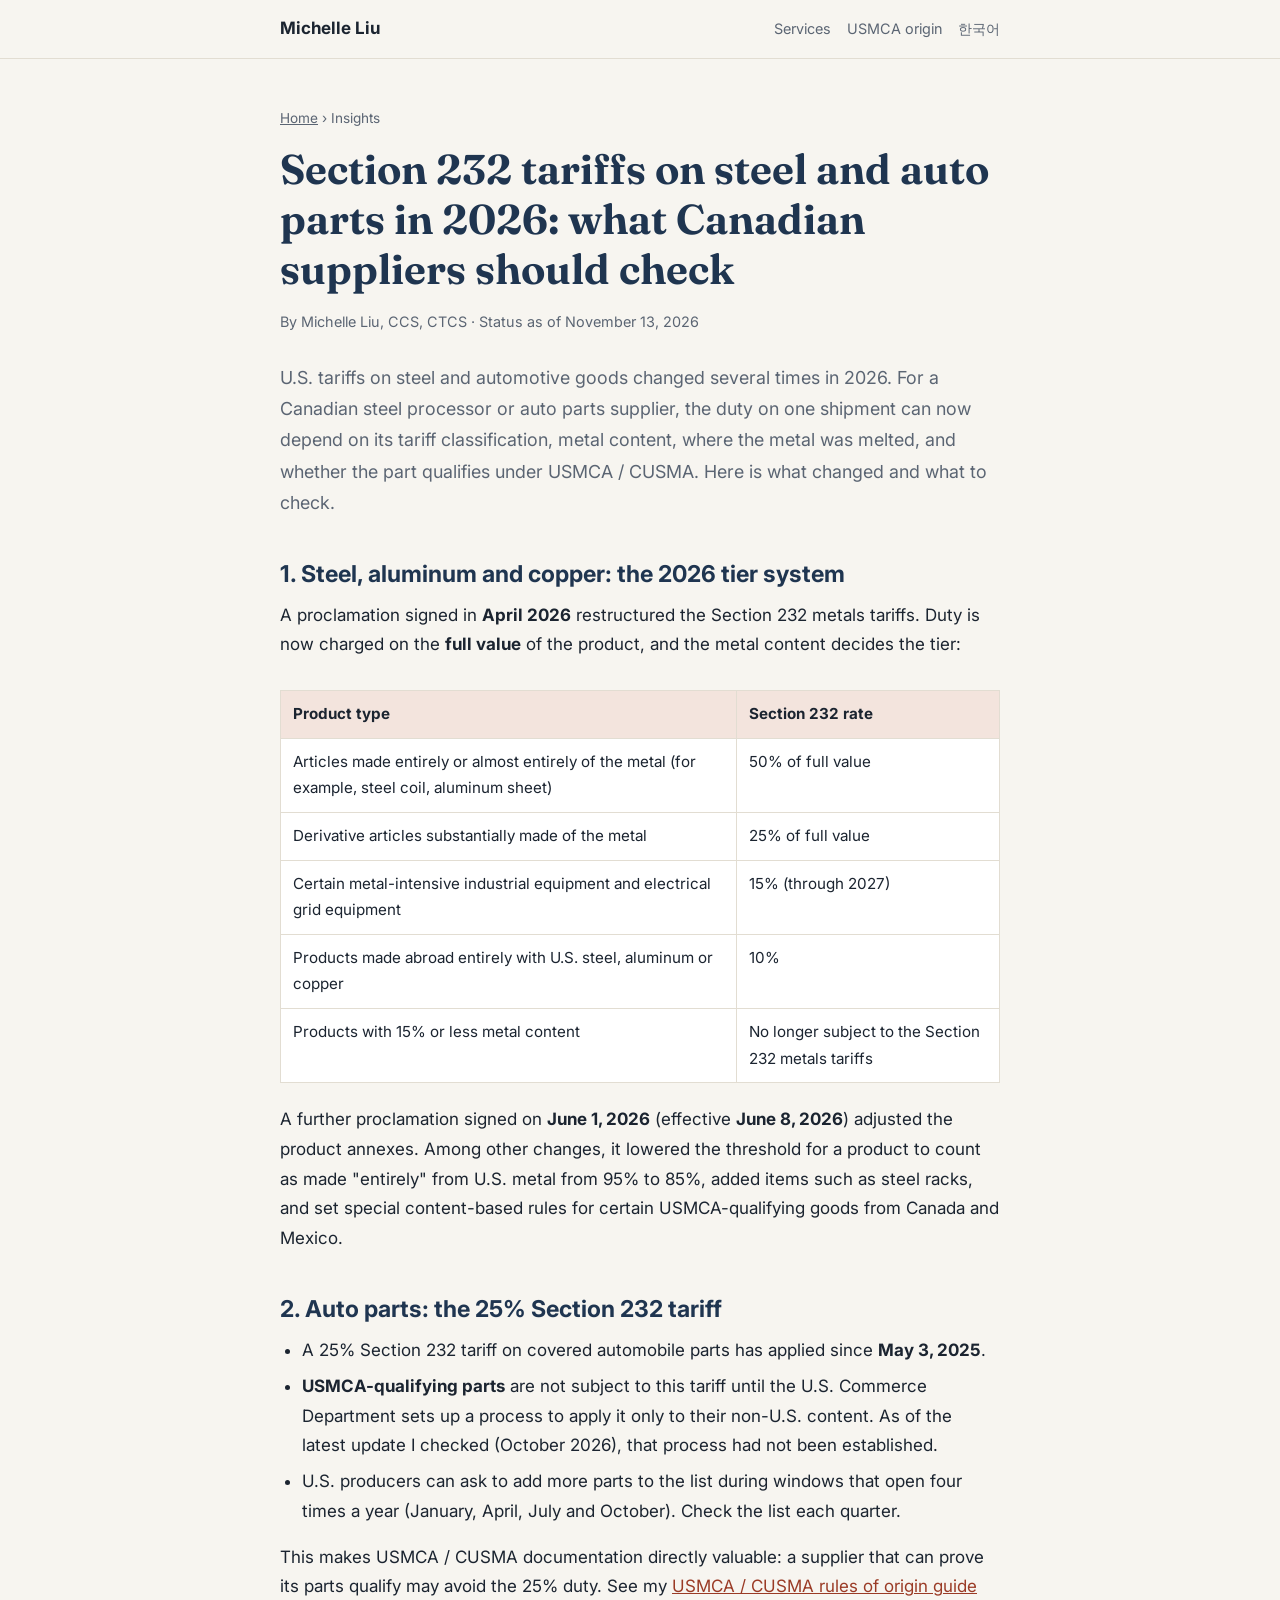
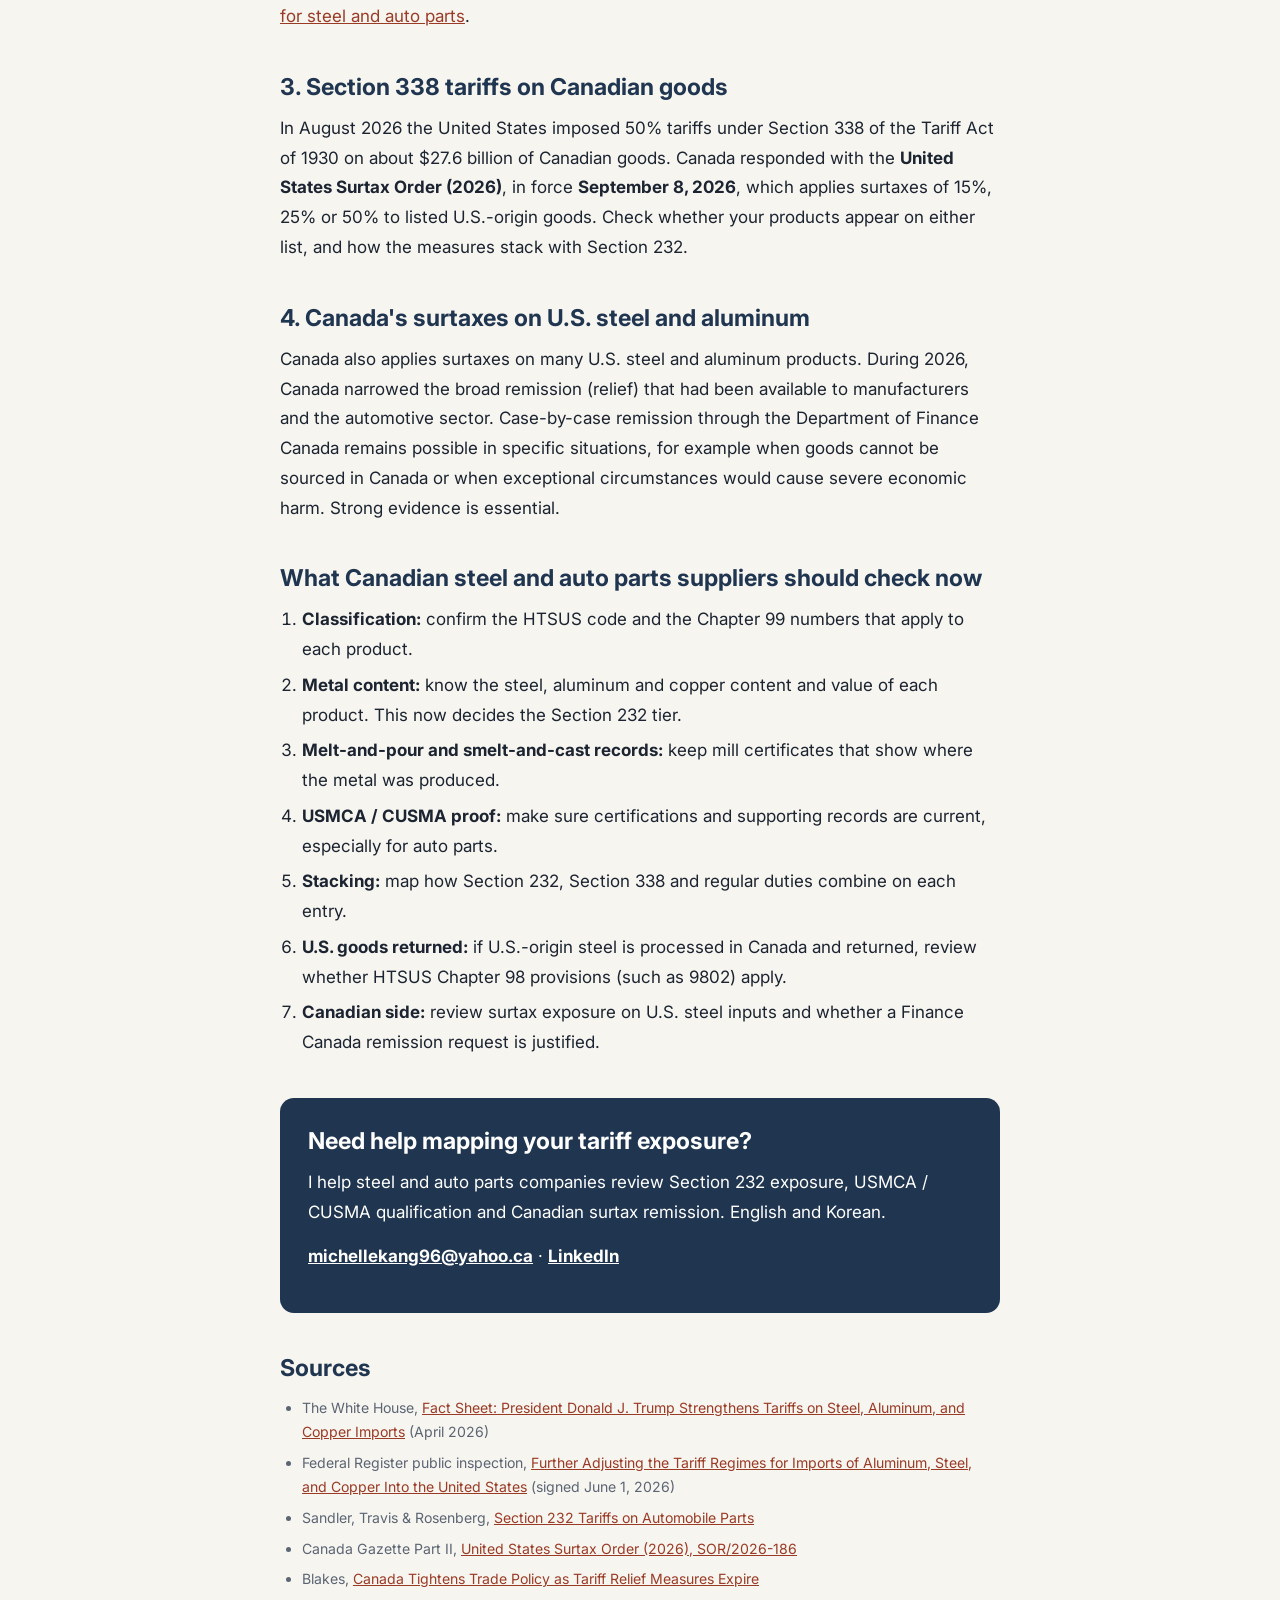
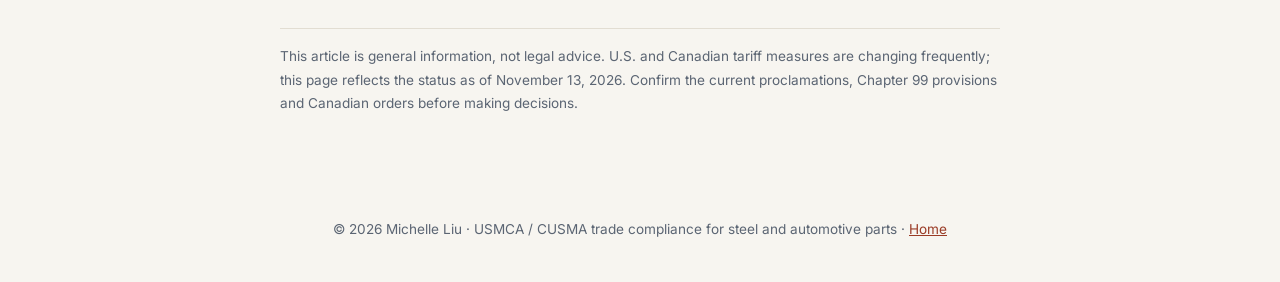
<file: section-232-steel-auto-parts-2026.html>
<!doctype html>
<html lang="en">
<head>
<meta charset="utf-8">
<meta name="viewport" content="width=device-width, initial-scale=1">
<title>Section 232 Tariffs on Steel and Auto Parts in 2026: What Canadian Suppliers Should Check | Michelle Liu</title>
<meta name="description" content="2026 guide for Canadian steel and auto parts companies: the new Section 232 metals tiers (50%, 25%, 15%, 10%), the 25% auto parts tariff and USMCA-qualifying parts, Section 338, and Canada's surtax response.">
<meta name="author" content="Michelle Liu">
<link rel="canonical" href="https://jeonghiykang-tech.github.io/section-232-steel-auto-parts-2026.html">
<link rel="alternate" hreflang="en" href="https://jeonghiykang-tech.github.io/section-232-steel-auto-parts-2026.html">
<link rel="alternate" hreflang="ko" href="https://jeonghiykang-tech.github.io/ko-232-gwanse-cheolgang-jadongcha.html">
<link rel="alternate" hreflang="x-default" href="https://jeonghiykang-tech.github.io/section-232-steel-auto-parts-2026.html">
<meta property="og:type" content="article">
<meta property="og:title" content="Section 232 Tariffs on Steel and Auto Parts in 2026">
<meta property="og:description" content="What Canadian steel and auto parts suppliers should check under the 2026 Section 232 rules, Section 338 and Canada's surtaxes.">
<meta property="og:url" content="https://jeonghiykang-tech.github.io/section-232-steel-auto-parts-2026.html">
<script type="application/ld+json">
{"@context":"https://schema.org","@type":"Article","headline":"Section 232 Tariffs on Steel and Auto Parts in 2026: What Canadian Suppliers Should Check","inLanguage":"en","datePublished":"2026-11-13","dateModified":"2026-11-13","author":{"@type":"Person","@id":"https://jeonghiykang-tech.github.io/#person","name":"Michelle Liu","url":"https://jeonghiykang-tech.github.io/"},"publisher":{"@id":"https://jeonghiykang-tech.github.io/#person"},"mainEntityOfPage":"https://jeonghiykang-tech.github.io/section-232-steel-auto-parts-2026.html","about":["Section 232 tariffs","steel tariffs","auto parts tariffs","USMCA","Canada"]}
</script>
<link rel="preconnect" href="https://fonts.googleapis.com">
<link href="https://fonts.googleapis.com/css2?family=Fraunces:opsz,wght@9..144,650&amp;family=Inter:wght@400;600;700&amp;display=swap" rel="stylesheet">
<link rel="stylesheet" href="article.css">
</head>
<body>
<nav><div class="in"><a class="logo" href="./">Michelle Liu</a><div class="links"><a href="./#services">Services</a><a href="usmca-cusma-rules-of-origin-steel-auto-parts.html">USMCA origin</a><a href="ko-232-gwanse-cheolgang-jadongcha.html" hreflang="ko" lang="ko">한국어</a></div></div></nav>
<main>
<p class="crumb"><a href="./">Home</a> › Insights</p>
<h1>Section 232 tariffs on steel and auto parts in 2026: what Canadian suppliers should check</h1>
<p class="meta">By Michelle Liu, CCS, CTCS · Status as of November 13, 2026</p>
<p class="lede">U.S. tariffs on steel and automotive goods changed several times in 2026. For a Canadian steel processor or auto parts supplier, the duty on one shipment can now depend on its tariff classification, metal content, where the metal was melted, and whether the part qualifies under USMCA / CUSMA. Here is what changed and what to check.</p>

<h2>1. Steel, aluminum and copper: the 2026 tier system</h2>
<p>A proclamation signed in <strong>April 2026</strong> restructured the Section 232 metals tariffs. Duty is now charged on the <strong>full value</strong> of the product, and the metal content decides the tier:</p>
<div class="tablewrap">
<table>
<tr><th>Product type</th><th>Section 232 rate</th></tr>
<tr><td>Articles made entirely or almost entirely of the metal (for example, steel coil, aluminum sheet)</td><td>50% of full value</td></tr>
<tr><td>Derivative articles substantially made of the metal</td><td>25% of full value</td></tr>
<tr><td>Certain metal-intensive industrial equipment and electrical grid equipment</td><td>15% (through 2027)</td></tr>
<tr><td>Products made abroad entirely with U.S. steel, aluminum or copper</td><td>10%</td></tr>
<tr><td>Products with 15% or less metal content</td><td>No longer subject to the Section 232 metals tariffs</td></tr>
</table>
</div>
<p>A further proclamation signed on <strong>June 1, 2026</strong> (effective <strong>June 8, 2026</strong>) adjusted the product annexes. Among other changes, it lowered the threshold for a product to count as made "entirely" from U.S. metal from 95% to 85%, added items such as steel racks, and set special content-based rules for certain USMCA-qualifying goods from Canada and Mexico.</p>

<h2>2. Auto parts: the 25% Section 232 tariff</h2>
<ul>
<li>A 25% Section 232 tariff on covered automobile parts has applied since <strong>May 3, 2025</strong>.</li>
<li><strong>USMCA-qualifying parts</strong> are not subject to this tariff until the U.S. Commerce Department sets up a process to apply it only to their non-U.S. content. As of the latest update I checked (October 2026), that process had not been established.</li>
<li>U.S. producers can ask to add more parts to the list during windows that open four times a year (January, April, July and October). Check the list each quarter.</li>
</ul>
<p>This makes USMCA / CUSMA documentation directly valuable: a supplier that can prove its parts qualify may avoid the 25% duty. See my <a href="usmca-cusma-rules-of-origin-steel-auto-parts.html">USMCA / CUSMA rules of origin guide for steel and auto parts</a>.</p>

<h2>3. Section 338 tariffs on Canadian goods</h2>
<p>In August 2026 the United States imposed 50% tariffs under Section 338 of the Tariff Act of 1930 on about $27.6 billion of Canadian goods. Canada responded with the <strong>United States Surtax Order (2026)</strong>, in force <strong>September 8, 2026</strong>, which applies surtaxes of 15%, 25% or 50% to listed U.S.-origin goods. Check whether your products appear on either list, and how the measures stack with Section 232.</p>

<h2>4. Canada's surtaxes on U.S. steel and aluminum</h2>
<p>Canada also applies surtaxes on many U.S. steel and aluminum products. During 2026, Canada narrowed the broad remission (relief) that had been available to manufacturers and the automotive sector. Case-by-case remission through the Department of Finance Canada remains possible in specific situations, for example when goods cannot be sourced in Canada or when exceptional circumstances would cause severe economic harm. Strong evidence is essential.</p>

<h2>What Canadian steel and auto parts suppliers should check now</h2>
<ol>
<li><strong>Classification:</strong> confirm the HTSUS code and the Chapter 99 numbers that apply to each product.</li>
<li><strong>Metal content:</strong> know the steel, aluminum and copper content and value of each product. This now decides the Section 232 tier.</li>
<li><strong>Melt-and-pour and smelt-and-cast records:</strong> keep mill certificates that show where the metal was produced.</li>
<li><strong>USMCA / CUSMA proof:</strong> make sure certifications and supporting records are current, especially for auto parts.</li>
<li><strong>Stacking:</strong> map how Section 232, Section 338 and regular duties combine on each entry.</li>
<li><strong>U.S. goods returned:</strong> if U.S.-origin steel is processed in Canada and returned, review whether HTSUS Chapter 98 provisions (such as 9802) apply.</li>
<li><strong>Canadian side:</strong> review surtax exposure on U.S. steel inputs and whether a Finance Canada remission request is justified.</li>
</ol>

<div class="cta">
<h2>Need help mapping your tariff exposure?</h2>
<p>I help steel and auto parts companies review Section 232 exposure, USMCA / CUSMA qualification and Canadian surtax remission. English and Korean.</p>
<p><a href="mailto:michellekang96@yahoo.ca?subject=Section%20232%20review">michellekang96@yahoo.ca</a> · <a href="https://www.linkedin.com/in/jeong-hiy-liu-811aa847/">LinkedIn</a></p>
</div>

<h2>Sources</h2>
<ul class="sources">
<li>The White House, <a href="https://www.whitehouse.gov/fact-sheets/2026/04/fact-sheet-president-donald-j-trump-strengthens-tariffs-on-steel-aluminum-and-copper-imports/">Fact Sheet: President Donald J. Trump Strengthens Tariffs on Steel, Aluminum, and Copper Imports</a> (April 2026)</li>
<li>Federal Register public inspection, <a href="https://public-inspection.federalregister.gov/2026-11314.pdf">Further Adjusting the Tariff Regimes for Imports of Aluminum, Steel, and Copper Into the United States</a> (signed June 1, 2026)</li>
<li>Sandler, Travis &amp; Rosenberg, <a href="https://www.strtrade.com/trade-news-resources/tariff-actions-resources/section-232-tariffs-automobile-parts">Section 232 Tariffs on Automobile Parts</a></li>
<li>Canada Gazette Part II, <a href="https://gazette.gc.ca/rp-pr/p2/2026/2026-09-23/html/sor-dors186-eng.html">United States Surtax Order (2026), SOR/2026-186</a></li>
<li>Blakes, <a href="https://www.blakes.com/insights/canada-tightens-trade-policy-as-tariff-relief-measures-expire/">Canada Tightens Trade Policy as Tariff Relief Measures Expire</a></li>
</ul>
<p class="disclaimer">This article is general information, not legal advice. U.S. and Canadian tariff measures are changing frequently; this page reflects the status as of November 13, 2026. Confirm the current proclamations, Chapter 99 provisions and Canadian orders before making decisions.</p>
</main>
<footer>© 2026 Michelle Liu · USMCA / CUSMA trade compliance for steel and automotive parts · <a href="./">Home</a></footer>
</body>
</html>
</file>
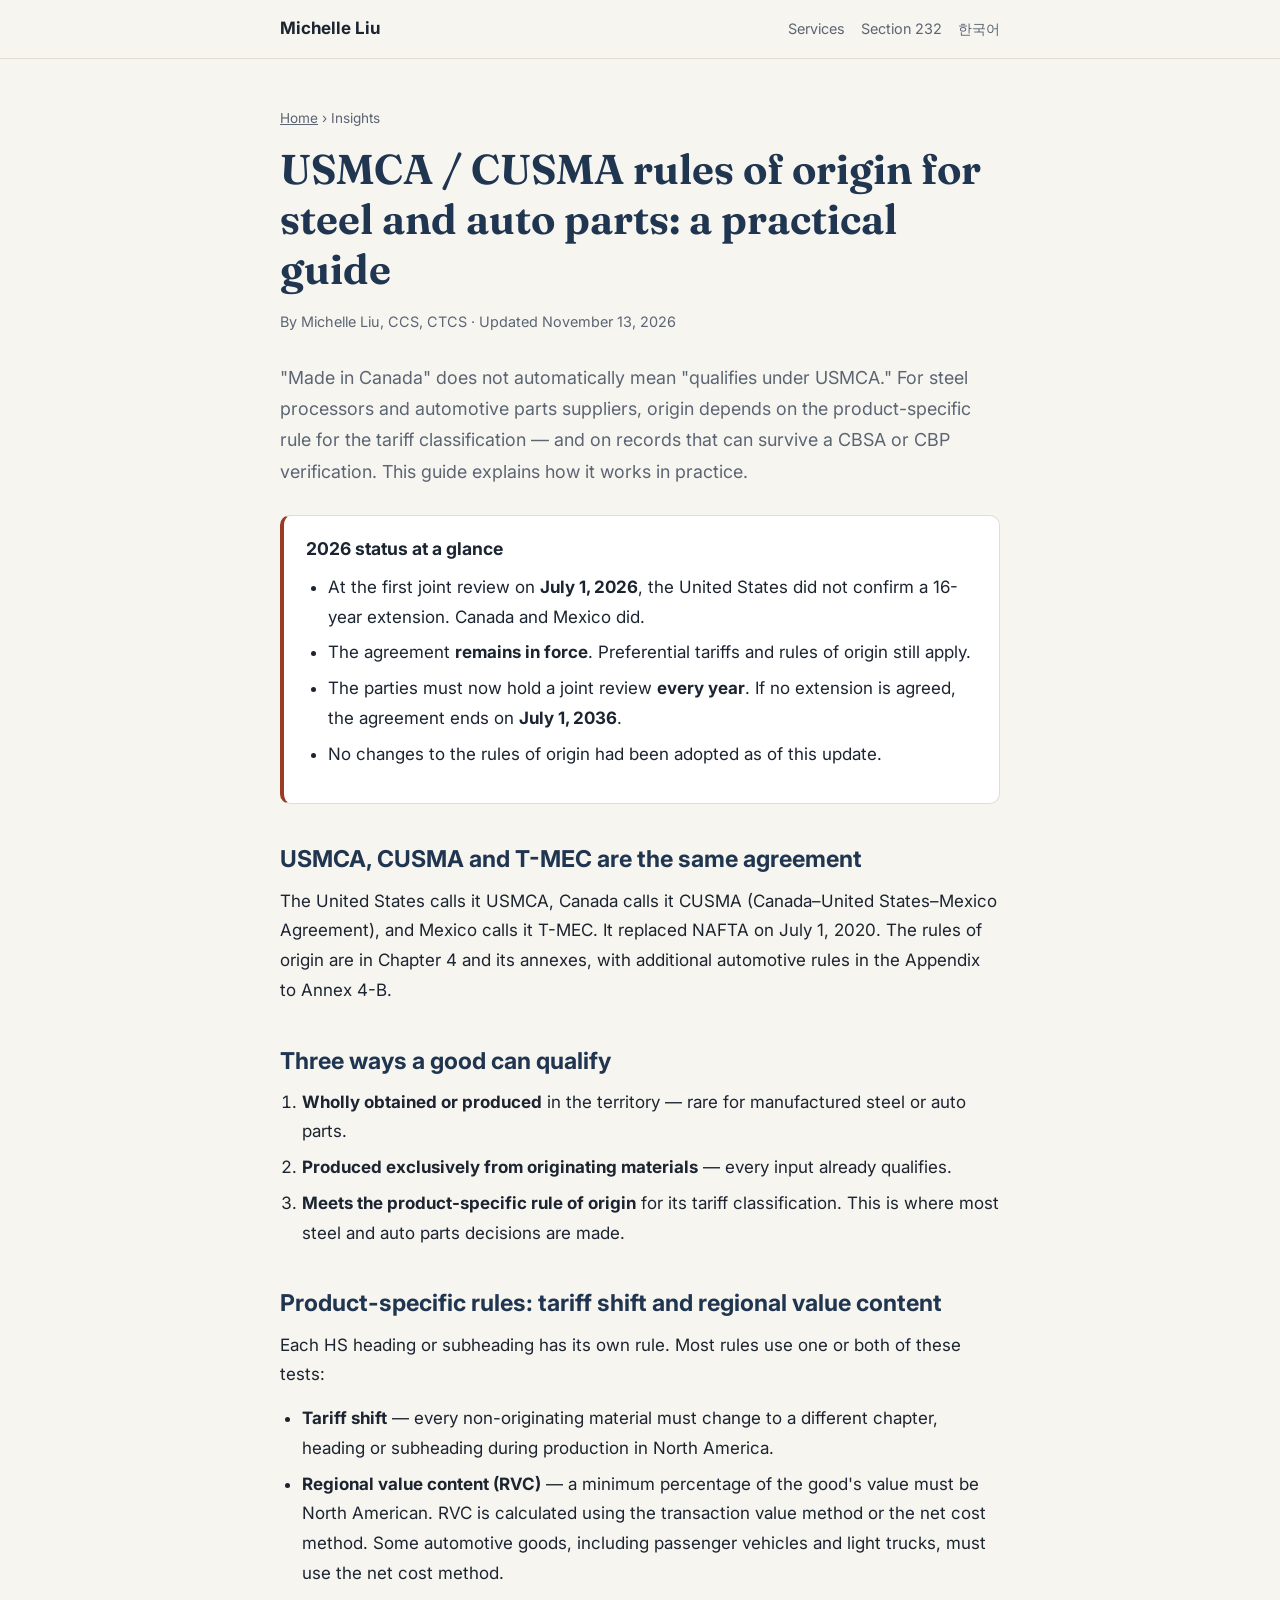
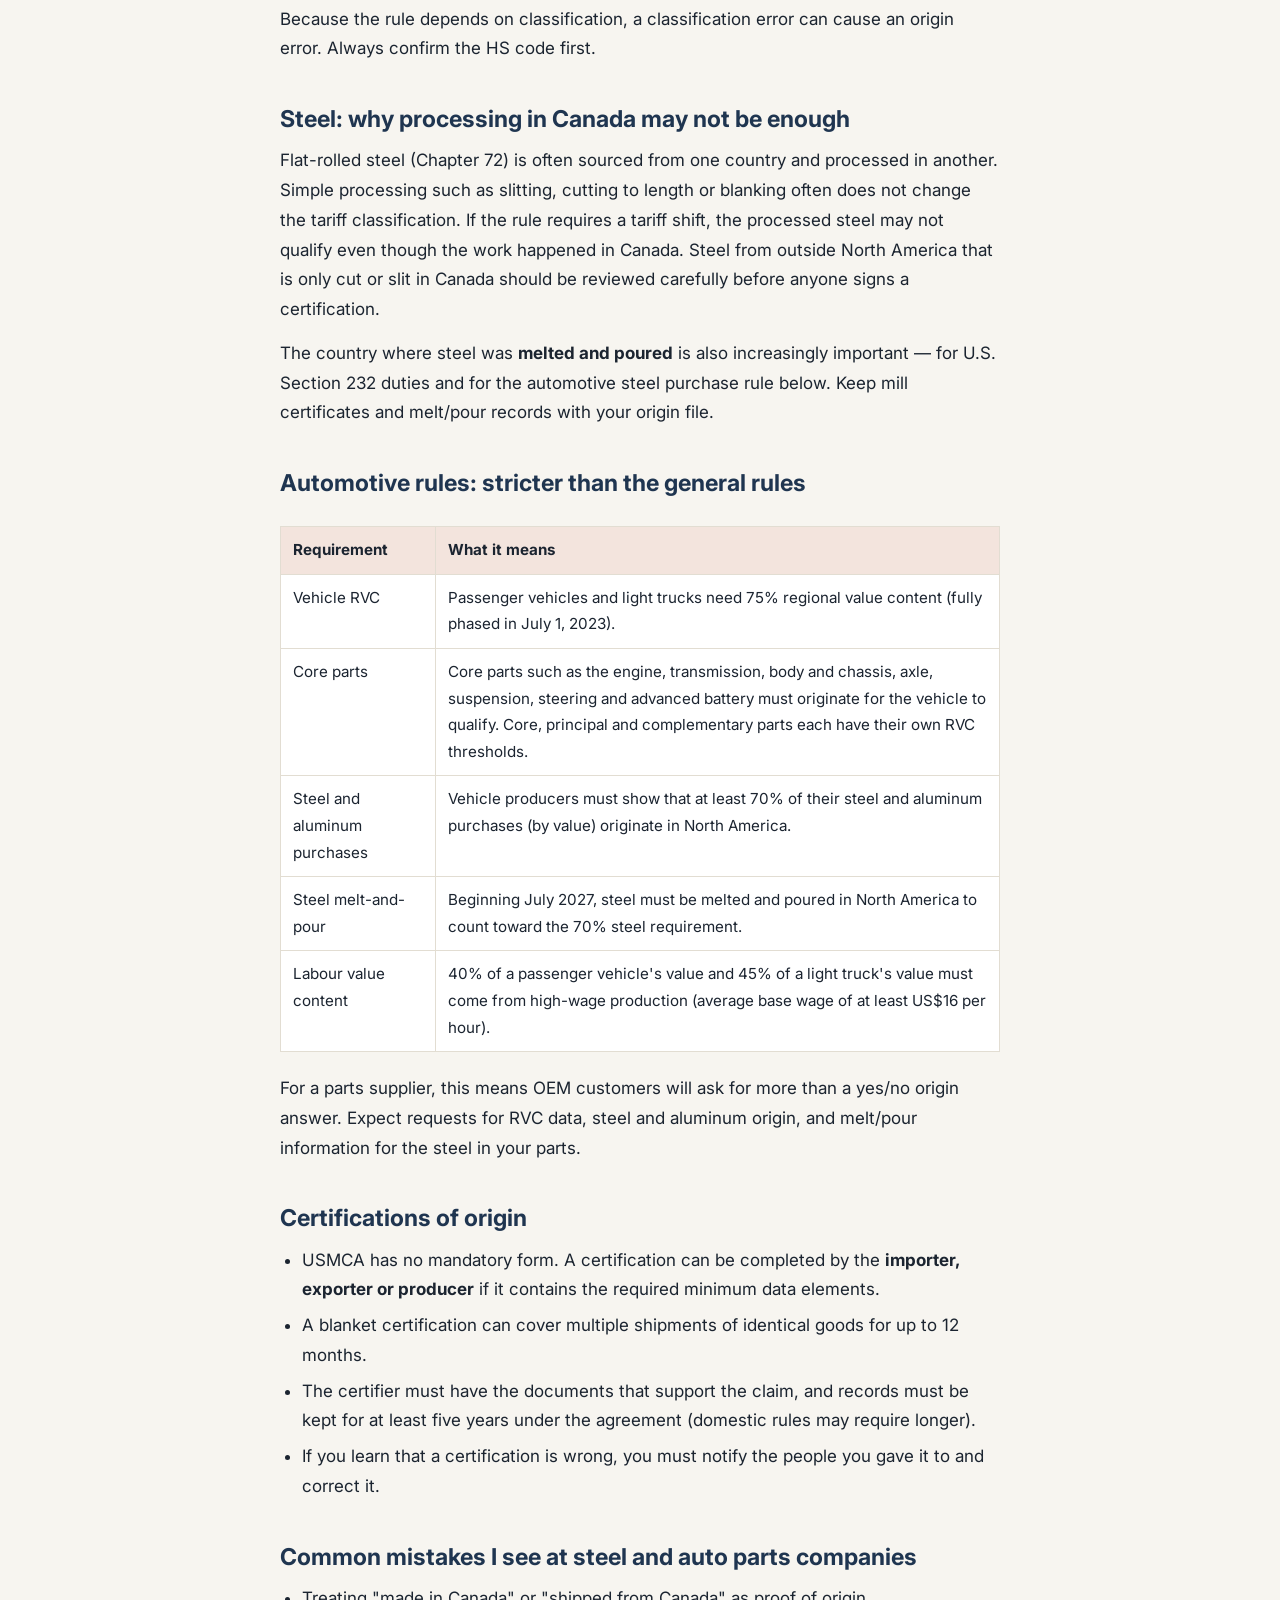
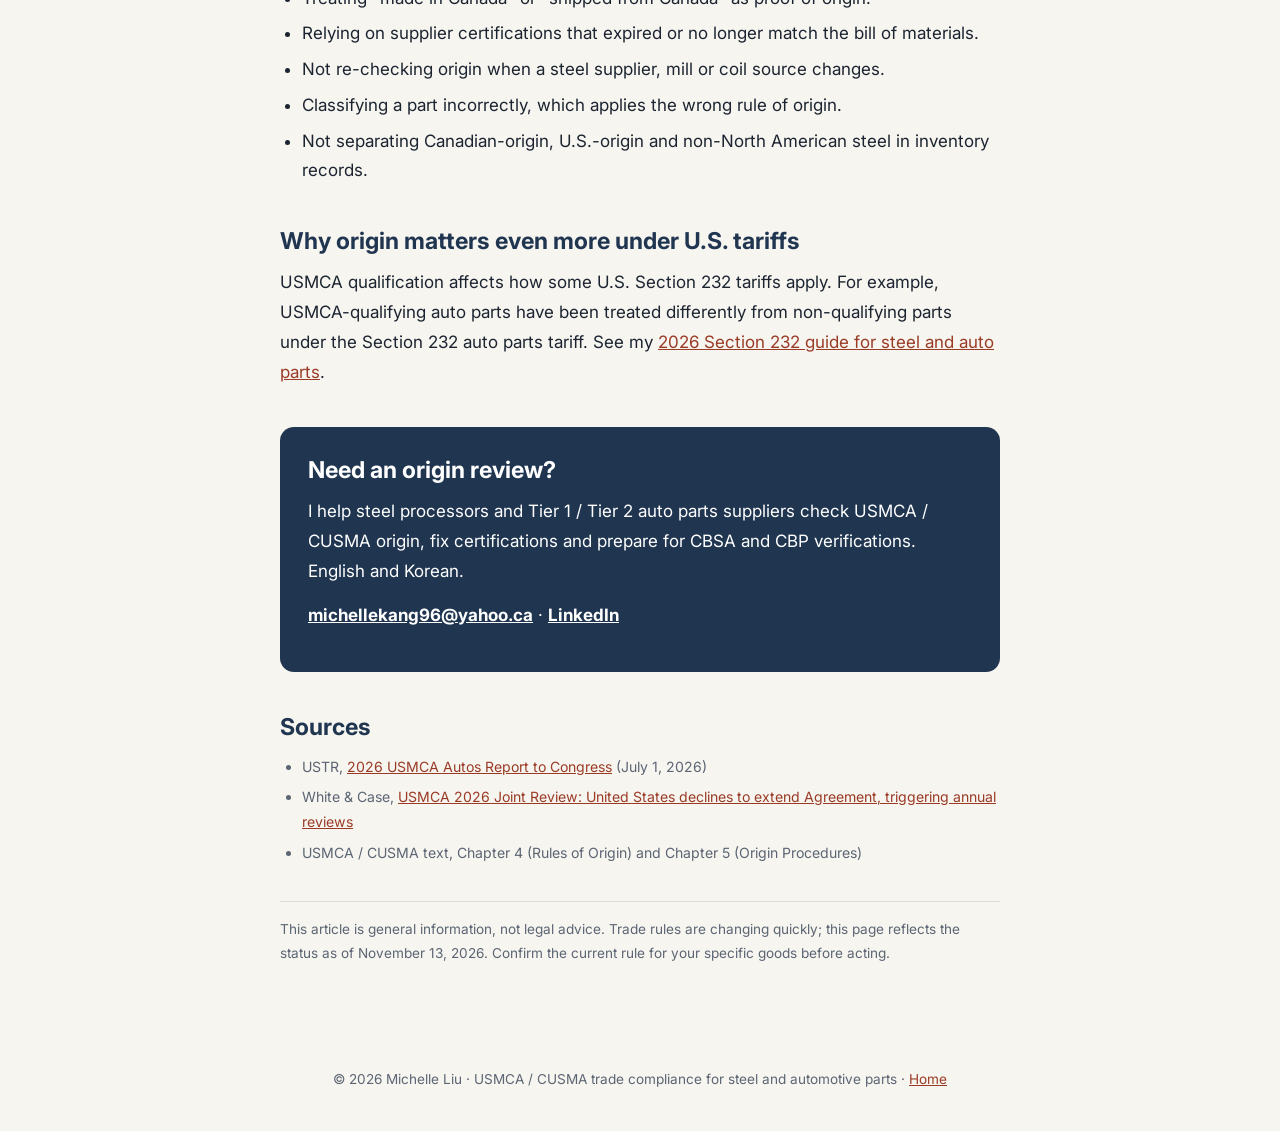
<file: usmca-cusma-rules-of-origin-steel-auto-parts.html>
<!doctype html>
<html lang="en">
<head>
<meta charset="utf-8">
<meta name="viewport" content="width=device-width, initial-scale=1">
<title>USMCA / CUSMA Rules of Origin for Steel and Auto Parts: A Practical Guide (2026) | Michelle Liu</title>
<meta name="description" content="How steel and automotive parts qualify under USMCA / CUSMA: tariff shift, regional value content, automotive RVC and labour value content, the 70% steel purchase rule and melt-and-pour, certifications of origin, and 2026 joint review status.">
<meta name="author" content="Michelle Liu">
<link rel="canonical" href="https://jeonghiykang-tech.github.io/usmca-cusma-rules-of-origin-steel-auto-parts.html">
<link rel="alternate" hreflang="en" href="https://jeonghiykang-tech.github.io/usmca-cusma-rules-of-origin-steel-auto-parts.html">
<link rel="alternate" hreflang="ko" href="https://jeonghiykang-tech.github.io/ko-usmca-cusma-wonsanji.html">
<link rel="alternate" hreflang="x-default" href="https://jeonghiykang-tech.github.io/usmca-cusma-rules-of-origin-steel-auto-parts.html">
<meta property="og:type" content="article">
<meta property="og:title" content="USMCA / CUSMA Rules of Origin for Steel and Auto Parts (2026)">
<meta property="og:description" content="A practical guide for steel processors and auto parts suppliers: how goods qualify, automotive rules, steel purchase rules and certifications.">
<meta property="og:url" content="https://jeonghiykang-tech.github.io/usmca-cusma-rules-of-origin-steel-auto-parts.html">
<script type="application/ld+json">
{"@context":"https://schema.org","@type":"Article","headline":"USMCA / CUSMA Rules of Origin for Steel and Auto Parts: A Practical Guide (2026)","inLanguage":"en","datePublished":"2026-11-13","dateModified":"2026-11-13","author":{"@type":"Person","@id":"https://jeonghiykang-tech.github.io/#person","name":"Michelle Liu","url":"https://jeonghiykang-tech.github.io/"},"publisher":{"@id":"https://jeonghiykang-tech.github.io/#person"},"mainEntityOfPage":"https://jeonghiykang-tech.github.io/usmca-cusma-rules-of-origin-steel-auto-parts.html","about":["USMCA rules of origin","CUSMA rules of origin","steel","automotive parts"]}
</script>
<link rel="preconnect" href="https://fonts.googleapis.com">
<link href="https://fonts.googleapis.com/css2?family=Fraunces:opsz,wght@9..144,650&amp;family=Inter:wght@400;600;700&amp;display=swap" rel="stylesheet">
<link rel="stylesheet" href="article.css">
</head>
<body>
<nav><div class="in"><a class="logo" href="./">Michelle Liu</a><div class="links"><a href="./#services">Services</a><a href="section-232-steel-auto-parts-2026.html">Section 232</a><a href="ko-usmca-cusma-wonsanji.html" hreflang="ko" lang="ko">한국어</a></div></div></nav>
<main>
<p class="crumb"><a href="./">Home</a> › Insights</p>
<h1>USMCA / CUSMA rules of origin for steel and auto parts: a practical guide</h1>
<p class="meta">By Michelle Liu, CCS, CTCS · Updated November 13, 2026</p>
<p class="lede">"Made in Canada" does not automatically mean "qualifies under USMCA." For steel processors and automotive parts suppliers, origin depends on the product-specific rule for the tariff classification — and on records that can survive a CBSA or CBP verification. This guide explains how it works in practice.</p>

<div class="box">
<h3>2026 status at a glance</h3>
<ul>
<li>At the first joint review on <strong>July 1, 2026</strong>, the United States did not confirm a 16-year extension. Canada and Mexico did.</li>
<li>The agreement <strong>remains in force</strong>. Preferential tariffs and rules of origin still apply.</li>
<li>The parties must now hold a joint review <strong>every year</strong>. If no extension is agreed, the agreement ends on <strong>July 1, 2036</strong>.</li>
<li>No changes to the rules of origin had been adopted as of this update.</li>
</ul>
</div>

<h2>USMCA, CUSMA and T-MEC are the same agreement</h2>
<p>The United States calls it USMCA, Canada calls it CUSMA (Canada–United States–Mexico Agreement), and Mexico calls it T-MEC. It replaced NAFTA on July 1, 2020. The rules of origin are in Chapter 4 and its annexes, with additional automotive rules in the Appendix to Annex 4-B.</p>

<h2>Three ways a good can qualify</h2>
<ol>
<li><strong>Wholly obtained or produced</strong> in the territory — rare for manufactured steel or auto parts.</li>
<li><strong>Produced exclusively from originating materials</strong> — every input already qualifies.</li>
<li><strong>Meets the product-specific rule of origin</strong> for its tariff classification. This is where most steel and auto parts decisions are made.</li>
</ol>

<h2>Product-specific rules: tariff shift and regional value content</h2>
<p>Each HS heading or subheading has its own rule. Most rules use one or both of these tests:</p>
<ul>
<li><strong>Tariff shift</strong> — every non-originating material must change to a different chapter, heading or subheading during production in North America.</li>
<li><strong>Regional value content (RVC)</strong> — a minimum percentage of the good's value must be North American. RVC is calculated using the transaction value method or the net cost method. Some automotive goods, including passenger vehicles and light trucks, must use the net cost method.</li>
</ul>
<p>Because the rule depends on classification, a classification error can cause an origin error. Always confirm the HS code first.</p>

<h2>Steel: why processing in Canada may not be enough</h2>
<p>Flat-rolled steel (Chapter 72) is often sourced from one country and processed in another. Simple processing such as slitting, cutting to length or blanking often does not change the tariff classification. If the rule requires a tariff shift, the processed steel may not qualify even though the work happened in Canada. Steel from outside North America that is only cut or slit in Canada should be reviewed carefully before anyone signs a certification.</p>
<p>The country where steel was <strong>melted and poured</strong> is also increasingly important — for U.S. Section 232 duties and for the automotive steel purchase rule below. Keep mill certificates and melt/pour records with your origin file.</p>

<h2>Automotive rules: stricter than the general rules</h2>
<div class="tablewrap">
<table>
<tr><th>Requirement</th><th>What it means</th></tr>
<tr><td>Vehicle RVC</td><td>Passenger vehicles and light trucks need 75% regional value content (fully phased in July 1, 2023).</td></tr>
<tr><td>Core parts</td><td>Core parts such as the engine, transmission, body and chassis, axle, suspension, steering and advanced battery must originate for the vehicle to qualify. Core, principal and complementary parts each have their own RVC thresholds.</td></tr>
<tr><td>Steel and aluminum purchases</td><td>Vehicle producers must show that at least 70% of their steel and aluminum purchases (by value) originate in North America.</td></tr>
<tr><td>Steel melt-and-pour</td><td>Beginning July 2027, steel must be melted and poured in North America to count toward the 70% steel requirement.</td></tr>
<tr><td>Labour value content</td><td>40% of a passenger vehicle's value and 45% of a light truck's value must come from high-wage production (average base wage of at least US$16 per hour).</td></tr>
</table>
</div>
<p>For a parts supplier, this means OEM customers will ask for more than a yes/no origin answer. Expect requests for RVC data, steel and aluminum origin, and melt/pour information for the steel in your parts.</p>

<h2>Certifications of origin</h2>
<ul>
<li>USMCA has no mandatory form. A certification can be completed by the <strong>importer, exporter or producer</strong> if it contains the required minimum data elements.</li>
<li>A blanket certification can cover multiple shipments of identical goods for up to 12 months.</li>
<li>The certifier must have the documents that support the claim, and records must be kept for at least five years under the agreement (domestic rules may require longer).</li>
<li>If you learn that a certification is wrong, you must notify the people you gave it to and correct it.</li>
</ul>

<h2>Common mistakes I see at steel and auto parts companies</h2>
<ul>
<li>Treating "made in Canada" or "shipped from Canada" as proof of origin.</li>
<li>Relying on supplier certifications that expired or no longer match the bill of materials.</li>
<li>Not re-checking origin when a steel supplier, mill or coil source changes.</li>
<li>Classifying a part incorrectly, which applies the wrong rule of origin.</li>
<li>Not separating Canadian-origin, U.S.-origin and non-North American steel in inventory records.</li>
</ul>

<h2>Why origin matters even more under U.S. tariffs</h2>
<p>USMCA qualification affects how some U.S. Section 232 tariffs apply. For example, USMCA-qualifying auto parts have been treated differently from non-qualifying parts under the Section 232 auto parts tariff. See my <a href="section-232-steel-auto-parts-2026.html">2026 Section 232 guide for steel and auto parts</a>.</p>

<div class="cta">
<h2>Need an origin review?</h2>
<p>I help steel processors and Tier 1 / Tier 2 auto parts suppliers check USMCA / CUSMA origin, fix certifications and prepare for CBSA and CBP verifications. English and Korean.</p>
<p><a href="mailto:michellekang96@yahoo.ca?subject=USMCA%20origin%20review">michellekang96@yahoo.ca</a> · <a href="https://www.linkedin.com/in/jeong-hiy-liu-811aa847/">LinkedIn</a></p>
</div>

<h2>Sources</h2>
<ul class="sources">
<li>USTR, <a href="https://ustr.gov/sites/default/files/files/agreements/FTA/USMCA/2026%20USMCA%20Autos%20Report%20to%20Congress_070126.pdf">2026 USMCA Autos Report to Congress</a> (July 1, 2026)</li>
<li>White &amp; Case, <a href="https://www.whitecase.com/insight-alert/usmca-2026-joint-review-united-states-declines-extend-agreement-triggering-annual">USMCA 2026 Joint Review: United States declines to extend Agreement, triggering annual reviews</a></li>
<li>USMCA / CUSMA text, Chapter 4 (Rules of Origin) and Chapter 5 (Origin Procedures)</li>
</ul>
<p class="disclaimer">This article is general information, not legal advice. Trade rules are changing quickly; this page reflects the status as of November 13, 2026. Confirm the current rule for your specific goods before acting.</p>
</main>
<footer>© 2026 Michelle Liu · USMCA / CUSMA trade compliance for steel and automotive parts · <a href="./">Home</a></footer>
</body>
</html>
</file>
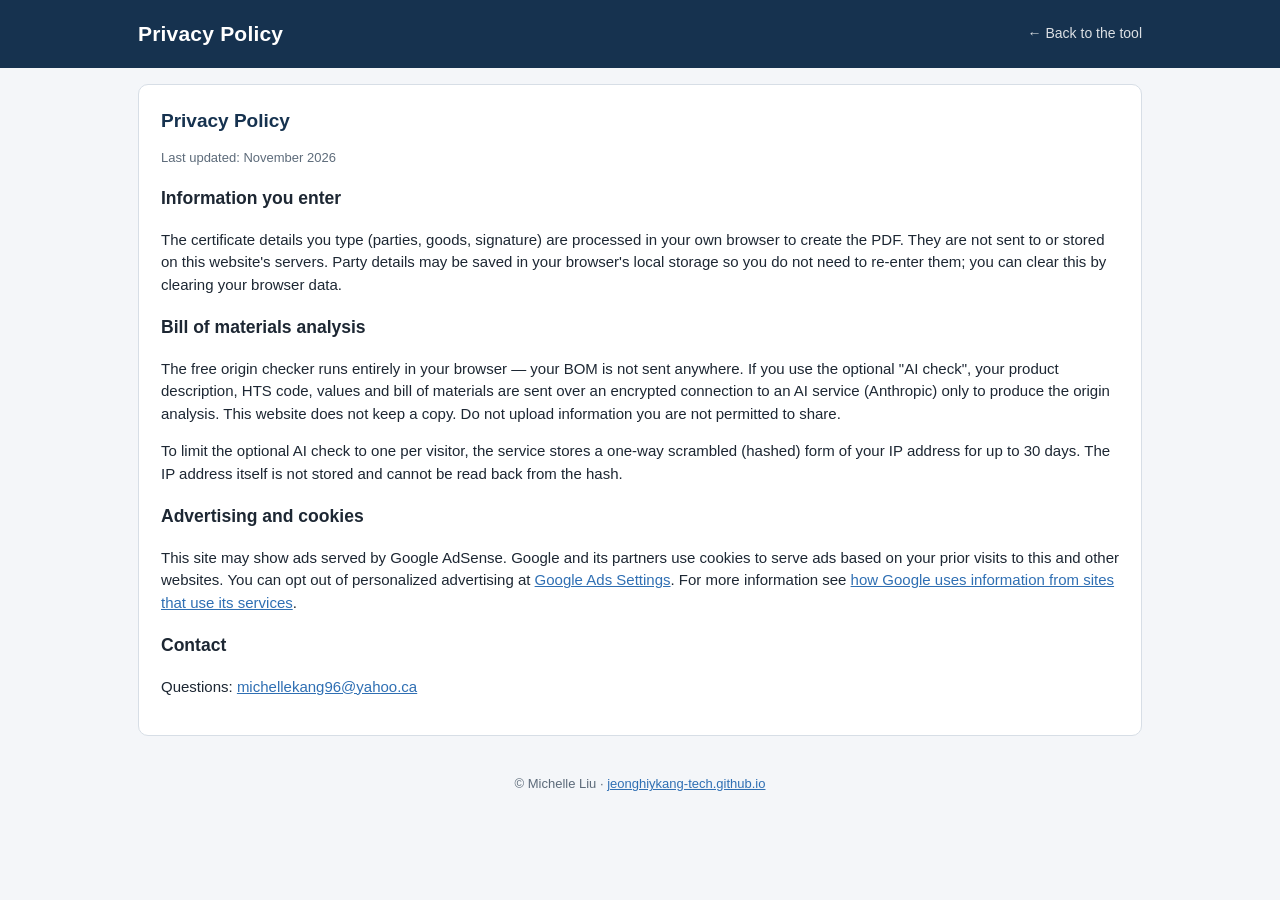
<file: usmca-certificate/privacy.html>
<!DOCTYPE html>
<html lang="en">
<head>
<meta charset="UTF-8">
<meta name="viewport" content="width=device-width, initial-scale=1">
<title>Privacy Policy | USMCA Certification of Origin Tool</title>
<link rel="stylesheet" href="styles.css">
</head>
<body>
<header class="site-header"><div class="wrap header-inner"><div class="brand">Privacy Policy</div><a class="header-link" href="index.html">&larr; Back to the tool</a></div></header>
<div class="wrap">
<section class="card">
<h2>Privacy Policy</h2>
<p class="muted small">Last updated: November 2026</p>
<h3>Information you enter</h3>
<p>The certificate details you type (parties, goods, signature) are processed in your own browser to create the PDF. They are not sent to or stored on this website's servers. Party details may be saved in your browser's local storage so you do not need to re-enter them; you can clear this by clearing your browser data.</p>
<h3>Bill of materials analysis</h3>
<p>The free origin checker runs entirely in your browser — your BOM is not sent anywhere. If you use the optional "AI check", your product description, HTS code, values and bill of materials are sent over an encrypted connection to an AI service (Anthropic) only to produce the origin analysis. This website does not keep a copy. Do not upload information you are not permitted to share.</p>
<p>To limit the optional AI check to one per visitor, the service stores a one-way scrambled (hashed) form of your IP address for up to 30 days. The IP address itself is not stored and cannot be read back from the hash.</p>
<h3>Advertising and cookies</h3>
<p>This site may show ads served by Google AdSense. Google and its partners use cookies to serve ads based on your prior visits to this and other websites. You can opt out of personalized advertising at <a href="https://www.google.com/settings/ads" target="_blank" rel="noopener">Google Ads Settings</a>. For more information see <a href="https://policies.google.com/technologies/ads" target="_blank" rel="noopener">how Google uses information from sites that use its services</a>.</p>
<h3>Contact</h3>
<p>Questions: <a href="mailto:michellekang96@yahoo.ca">michellekang96@yahoo.ca</a></p>
</section>
</div>
<footer class="site-footer"><div class="wrap">&copy; Michelle Liu &middot; <a href="https://jeonghiykang-tech.github.io/">jeonghiykang-tech.github.io</a></div></footer>
</body>
</html>
</file>
<file: usmca-certificate/styles.css>
:root{
  --navy:#16324f; --navy-2:#24507a; --ink:#1d2733; --muted:#5d6b7a; --line:#d7dee6;
  --bg:#f4f6f9; --card:#fff; --field:#eef2fb; --ok:#1e7a46; --ok-bg:#e8f6ee;
  --bad:#b3261e; --bad-bg:#fdecea; --warn:#8a5a00; --warn-bg:#fff6e0; --accent:#2f6fb3;
}
*{box-sizing:border-box}
body{margin:0;font-family:-apple-system,Segoe UI,Roboto,Helvetica,Arial,sans-serif;color:var(--ink);background:var(--bg);line-height:1.5;font-size:15px}
.wrap{max-width:1040px;margin:0 auto;padding:0 18px}
.hidden{display:none!important}
.muted{color:var(--muted)} .small{font-size:13px}
a{color:var(--accent)}

.site-header{background:var(--navy);color:#fff;padding:18px 0}
.header-inner{display:flex;justify-content:space-between;align-items:center;gap:12px}
.brand{font-size:21px;font-weight:700;letter-spacing:.2px}
.tagline{opacity:.8;font-size:14px}
.header-link{color:#fff;text-decoration:none;opacity:.85;font-size:14px;white-space:nowrap}

.disclaimer-banner{margin:18px 0;padding:12px 14px;border-left:4px solid var(--warn);background:var(--warn-bg);border-radius:6px;font-size:14px}
.ad-slot{min-height:0;margin:10px 0;text-align:center}

.steps{display:flex;gap:6px;list-style:none;padding:0;margin:14px 0;counter-reset:s}
.steps li{flex:1;padding:9px 10px;background:#e3e8ef;color:var(--muted);border-radius:6px;font-size:13px;font-weight:600;counter-increment:s}
.steps li::before{content:counter(s) ". "}
.steps li{cursor:pointer;user-select:none;transition:background .15s}
.steps li:hover:not(.active){background:#d3dce7;color:var(--navy)}
.steps li:focus-visible{outline:2px solid #9cc0e8;outline-offset:2px}
.steps li.active{background:var(--navy-2);color:#fff}
.steps li.done{background:#cfe0f1;color:var(--navy)}

.card{background:var(--card);border:1px solid var(--line);border-radius:10px;padding:22px;margin:16px 0}
.card h2{margin:0 0 6px;font-size:19px;color:var(--navy)}
label{display:block;font-size:13px;font-weight:600;color:#33414f;margin-bottom:10px}
input,select,textarea{width:100%;margin-top:4px;padding:8px 10px;border:1px solid #c5cfdb;border-radius:6px;font:inherit;font-weight:400;background:var(--field);color:var(--ink)}
input:focus,select:focus,textarea:focus{outline:2px solid #9cc0e8;border-color:var(--accent);background:#fff}
.req{color:var(--bad)} .hint{font-weight:400;color:var(--muted);font-size:12px}
.grid2{display:grid;grid-template-columns:1fr 1fr;gap:0 16px}
.grid2 .full{grid-column:1/-1}
@media(max-width:700px){.grid2,.party-grid{grid-template-columns:1fr!important}.steps li{font-size:11px;padding:7px 5px}}

.dropzone{margin-top:8px;border:2px dashed #9fb3c8;border-radius:10px;padding:26px;text-align:center;cursor:pointer;background:#f8fafd;transition:.15s}
.dropzone.drag,.dropzone:hover{border-color:var(--accent);background:#eef5fd}
.dz-icon{font-size:30px;color:var(--accent);line-height:1}
.file-name{margin-top:8px;font-weight:700;color:var(--navy)}
.row-actions{margin-top:6px;text-align:right}
.privacy-note{color:var(--muted);margin:8px 0 0}

.actions{display:flex;justify-content:flex-end;gap:10px;margin-top:18px;flex-wrap:wrap}
.actions.left{justify-content:flex-start;margin-top:10px}
.btn{border:1px solid var(--navy-2);background:#fff;color:var(--navy-2);padding:9px 16px;border-radius:7px;font:inherit;font-weight:600;cursor:pointer;text-decoration:none;display:inline-block}
.btn.primary{background:var(--navy-2);color:#fff}
.btn.primary:hover{background:var(--navy)}
.btn.ghost:hover{background:#eef3f9}
.btn.tiny{padding:4px 10px;font-size:12px}
.btn:disabled{opacity:.55;cursor:wait}
.status{margin-top:10px;font-size:14px}
.status.error{color:var(--bad)} .status.info{color:var(--navy-2)}
.field-error{color:var(--bad);font-size:13px}

.spinner{display:inline-block;width:14px;height:14px;border:2px solid #b8c9dc;border-top-color:var(--navy-2);border-radius:50%;animation:spin .8s linear infinite;vertical-align:-2px;margin-right:6px}
@keyframes spin{to{transform:rotate(360deg)}}

.result{margin-top:18px;border-radius:10px;border:1px solid var(--line);overflow:hidden}
.result-head{padding:14px 16px;font-weight:700;font-size:17px}
.result-head.ok{background:var(--ok-bg);color:var(--ok)}
.result-head.bad{background:var(--bad-bg);color:var(--bad)}
.result-head.info{background:var(--warn-bg);color:var(--warn)}
.result-body{padding:14px 16px}
.kv{display:grid;grid-template-columns:repeat(3,1fr);gap:10px;margin:10px 0}
.kv div{background:#f4f7fb;border-radius:8px;padding:10px}
.kv .k{font-size:12px;color:var(--muted)} .kv .v{font-size:20px;font-weight:700;color:var(--navy)}
.result h4{margin:14px 0 4px;font-size:14px;color:var(--navy)}
.result ul{margin:4px 0 0 18px;padding:0}
.result li{margin:2px 0}
.mat-table{width:100%;border-collapse:collapse;font-size:12.5px;margin-top:6px}
.mat-table th,.mat-table td{border:1px solid var(--line);padding:5px 6px;text-align:left;vertical-align:top}
.mat-table th{background:#f0f3f7}
.tag{display:inline-block;padding:1px 7px;border-radius:10px;font-size:11.5px;font-weight:700}
.tag.y{background:var(--ok-bg);color:var(--ok)} .tag.n{background:var(--bad-bg);color:var(--bad)} .tag.u{background:#eceff3;color:var(--muted)}
.demo-flag{background:#fff0c2;color:#7a5600;padding:6px 10px;border-radius:6px;font-size:13px;margin-bottom:8px}

.box{border:1px solid var(--line);border-radius:8px;padding:12px 14px 4px;margin:0 0 14px}
.box legend{font-weight:700;color:var(--navy);padding:0 6px;font-size:14px}
.radio-row{display:flex;gap:28px;padding:4px 0 10px;flex-wrap:wrap}
.radio{display:flex;align-items:center;gap:8px;font-size:15px;font-weight:600;margin:0}
.radio input{width:18px;height:18px;margin:0}
.party-grid{display:grid;grid-template-columns:1fr 1fr;gap:0 16px}
.copy-row{display:flex;gap:8px;align-items:center;margin-bottom:8px}
.tiny-select{width:auto;margin:0;padding:3px 6px;font-size:12px}

.table-wrap{overflow-x:auto}
table.goods{width:100%;border-collapse:collapse;margin-top:8px;min-width:760px}
table.goods th{background:var(--navy);color:#fff;font-size:12px;padding:8px 6px;text-align:left}
table.goods td{border-bottom:1px solid var(--line);padding:6px 4px;vertical-align:top}
table.goods td input,table.goods td select,table.goods td textarea{margin:0;padding:6px;font-size:13px}
table.goods td.del{width:30px;text-align:center}
.x{border:none;background:none;color:var(--bad);font-size:18px;cursor:pointer}
.legend-box{margin-top:14px;background:#f6f8fb;border-radius:8px;padding:10px 14px}
.legend-box summary{cursor:pointer;font-weight:700;color:var(--navy)}

.cert-statement{background:#f4f7fb;border-left:4px solid var(--navy-2);padding:12px 14px;border-radius:6px;margin:10px 0 16px;font-size:14px}
.sig-area{margin:6px 0 14px}
.sig-label{font-size:13px;font-weight:600;margin-bottom:4px}
#sigPad{width:100%;max-width:600px;height:160px;border:1px solid #9fb3c8;border-radius:8px;background:#fff;touch-action:none;cursor:crosshair;display:block}
.check{display:flex;gap:10px;align-items:flex-start;font-weight:500}
.check input{width:18px;height:18px;margin-top:2px;flex:none}

.contact{background:linear-gradient(135deg,#16324f,#24507a);color:#fff;border:none}
.contact h2{color:#fff}
.contact .muted{color:#cfe0f1}
.contact-grid{display:flex;justify-content:space-between;align-items:center;gap:16px;flex-wrap:wrap;margin-top:8px}
.contact-name{font-size:18px;font-weight:700}
.contact-links{display:flex;gap:10px}
.contact .btn.primary{background:#fff;color:var(--navy)}
.contact .btn.ghost{border-color:#fff;color:#fff;background:transparent}
.disclaimer p{font-size:14px}
.site-footer{padding:22px 0 30px;color:var(--muted);font-size:13px;text-align:center}
.sub{margin:20px 0 6px;font-size:16px;color:var(--navy)}
.rule-panel{margin:14px 0;border:1px solid #b9cbe0;background:#f5f9fe;border-radius:10px;padding:14px 16px}
.rule-head{margin-bottom:8px}
.rule-text{margin:6px 0 8px 18px;padding:0;font-size:13.5px}
.rule-text li{margin:3px 0}
.warn-box{background:var(--warn-bg);color:#5c3d00;border-radius:6px;padding:7px 10px;margin:6px 0}
.grid3{display:grid;grid-template-columns:repeat(3,1fr);gap:0 14px;margin:6px 0}
.check-inline{display:flex;align-items:center;gap:8px;margin-top:22px}
.check-inline input{width:16px;height:16px;margin:0}
table.bom{min-width:900px}
table.bom td input,table.bom td select{min-width:0}
@media(max-width:700px){.grid3{grid-template-columns:1fr}}
table.bom th:nth-child(1){width:52px} table.bom th:nth-child(2){width:100px} table.bom th:nth-child(4){width:105px}
table.bom th:nth-child(5){width:80px} table.bom th:nth-child(6){width:95px} table.bom th:nth-child(7),table.bom th:nth-child(8){width:90px}

.note-box{background:#f4f7fb;border-left:4px solid var(--navy-2);border-radius:6px;padding:9px 12px;margin:6px 0 14px}
.rule-panel.is-restricted{background:#fff8ec;border-color:#e6c27a}
</file>
<file: article.css>
:root{--bg:#f7f5f0;--surface:#fff;--ink:#1b2430;--muted:#5b6573;--line:#e2ddd2;--accent:#9a3b26;--accent-soft:#f3e4dd;--navy:#1f3550}
@media (prefers-color-scheme: dark){:root{--bg:#12161c;--surface:#1a2028;--ink:#eef0f3;--muted:#a3acb8;--line:#2b333e;--accent:#e08a6d;--accent-soft:#2c2220;--navy:#c9d6e8}}
*{box-sizing:border-box;margin:0;padding:0}
body{background:var(--bg);color:var(--ink);font:17px/1.75 Inter,"Noto Sans KR",system-ui,sans-serif}
html[lang="ko"] body{word-break:keep-all}
a{color:var(--accent)}
nav{border-bottom:1px solid var(--line);background:var(--bg)}
nav .in{max-width:760px;margin:0 auto;padding:0 20px;height:58px;display:flex;justify-content:space-between;align-items:center;gap:12px}
nav .logo{font-weight:700;color:var(--ink);text-decoration:none}
nav .links{display:flex;gap:16px;font-size:.9rem}
nav .links a{color:var(--muted);text-decoration:none}
main{max-width:760px;margin:0 auto;padding:48px 20px 64px}
.crumb{font-size:.85rem;color:var(--muted);margin-bottom:14px}
.crumb a{color:var(--muted)}
h1{font-family:Fraunces,"Noto Sans KR",serif;font-weight:650;color:var(--navy);font-size:clamp(1.9rem,4.5vw,2.6rem);line-height:1.2;margin-bottom:14px}
html[lang="ko"] h1{font-family:"Noto Sans KR",sans-serif;font-weight:700;line-height:1.35}
.meta{color:var(--muted);font-size:.9rem;margin-bottom:28px}
.lede{font-size:1.12rem;color:var(--muted);margin-bottom:28px}
h2{color:var(--navy);font-size:1.45rem;margin:40px 0 12px;line-height:1.3}
h3{font-size:1.1rem;margin:24px 0 8px}
p{margin-bottom:14px}
ul,ol{margin:0 0 16px 22px}
li{margin-bottom:6px}
.box{background:var(--surface);border:1px solid var(--line);border-left:4px solid var(--accent);border-radius:10px;padding:18px 22px;margin:24px 0}
.box h2,.box h3{margin-top:0}
table{width:100%;border-collapse:collapse;margin:16px 0 22px;font-size:.95rem;background:var(--surface)}
th,td{border:1px solid var(--line);padding:10px 12px;text-align:left;vertical-align:top}
th{background:var(--accent-soft);color:var(--ink)}
.tablewrap{overflow-x:auto}
.cta{background:var(--navy);color:#fff;border-radius:14px;padding:28px;margin-top:40px}
@media (prefers-color-scheme: dark){.cta{background:var(--surface);color:var(--ink);border:1px solid var(--line)}}
.cta h2{color:inherit;margin-top:0}
.cta a{color:inherit;font-weight:700}
.sources{font-size:.88rem;color:var(--muted)}
.sources li{word-break:break-word}
.disclaimer{font-size:.85rem;color:var(--muted);border-top:1px solid var(--line);margin-top:36px;padding-top:16px}
footer{text-align:center;color:var(--muted);font-size:.85rem;padding:24px 20px 40px}
</file>
